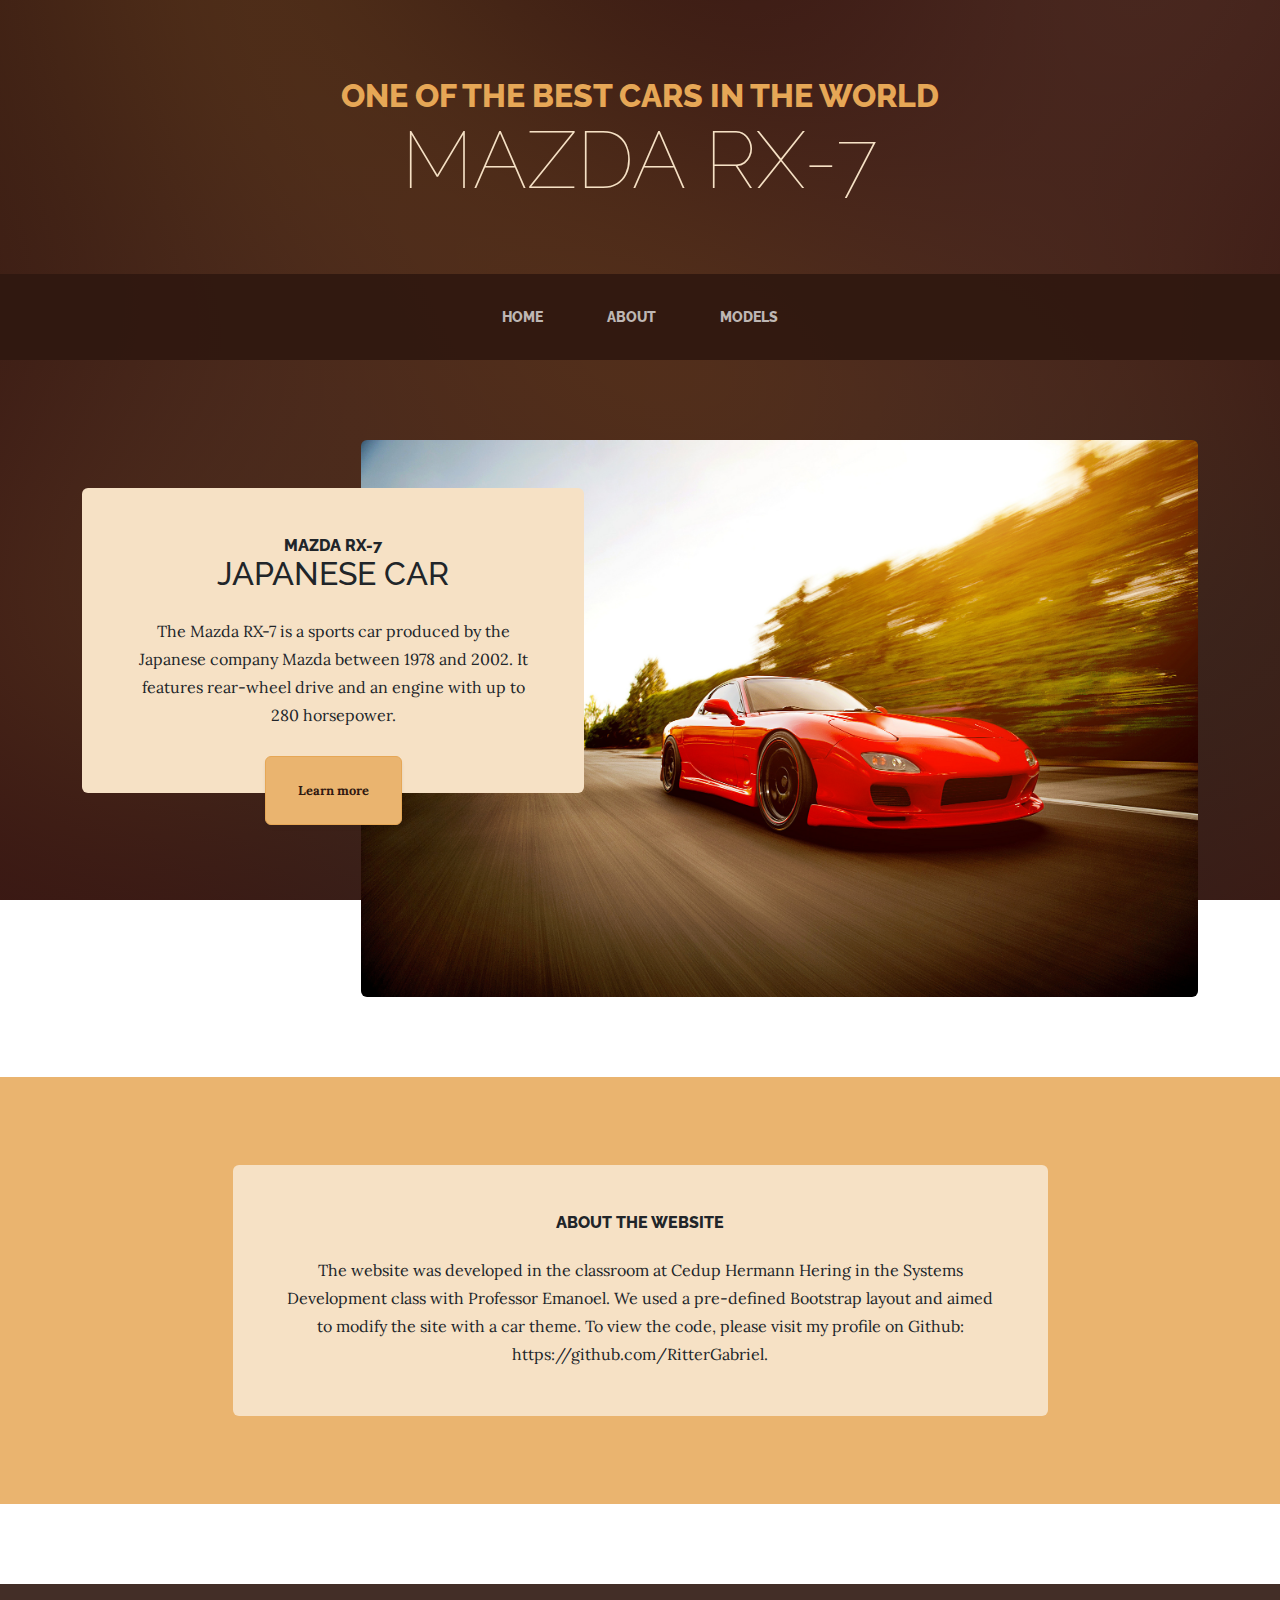
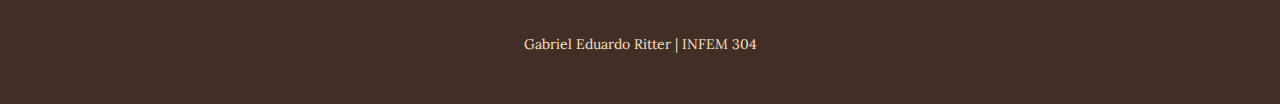
<file: index.html>
<!DOCTYPE html>
<html lang="en">

<head>
    <meta charset="utf-8" />
    <meta name="viewport" content="width=device-width, initial-scale=1, shrink-to-fit=no" />
    <meta name="description" content="Mazda Rx7" />
    <meta name="author" content="Gabriel" />
    <title>Mazda Rx-7</title>
    <link rel="icon" type="image/x-icon" href="./assets/img/icon.png" />
    <link
        href="https://fonts.googleapis.com/css?family=Raleway:100,100i,200,200i,300,300i,400,400i,500,500i,600,600i,700,700i,800,800i,900,900i"
        rel="stylesheet" />
    <link href="https://fonts.googleapis.com/css?family=Lora:400,400i,700,700i" rel="stylesheet" />
    <link href="css/styles.css" rel="stylesheet" />
</head>

<body>
    <header>
        <h1 class="site-heading text-center text-faded d-none d-lg-block">
            <span class="site-heading-upper text-primary mb-3">One of the best cars in the world</span>
            <span class="site-heading-lower">Mazda Rx-7</span>
        </h1>
    </header>
    <nav class="navbar navbar-expand-lg navbar-dark py-lg-4" id="mainNav">
        <div class="container">
            <a class="navbar-brand text-uppercase fw-bold d-lg-none" href="index.html">Mazda Rx-7</a>
            <button class="navbar-toggler" type="button" data-bs-toggle="collapse"
                data-bs-target="#navbarSupportedContent" aria-controls="navbarSupportedContent" aria-expanded="false"
                aria-label="Toggle navigation"><span class="navbar-toggler-icon"></span></button>
            <div class="collapse navbar-collapse" id="navbarSupportedContent">
                <ul class="navbar-nav mx-auto">
                    <li class="nav-item px-lg-4"><a class="nav-link text-uppercase" href="index.html">Home</a></li>
                    <li class="nav-item px-lg-4"><a class="nav-link text-uppercase" href="about.html">About</a></li>
                    <li class="nav-item px-lg-4"><a class="nav-link text-uppercase" href="products.html">Models</a></li>
                </ul>
            </div>
        </div>
    </nav>
    <section class="page-section clearfix">
        <div class="container">
            <div class="intro">
                <img class="intro-img img-fluid mb-3 mb-lg-0 rounded" src="assets/img/mazda-car.jpg" alt="..." />
                <div class="intro-text left-0 text-center bg-faded p-5 rounded">
                    <h2 class="section-heading mb-4">
                        <span class="section-heading-upper">Mazda Rx-7</span>
                        <span class="section-heading-lower">Japanese car</span>
                    </h2>
                    <p class="mb-3">The Mazda RX-7 is a sports car produced by the Japanese company Mazda between 1978 and 2002.
                         It features rear-wheel drive and an engine with up to 280 horsepower.</p>
                    <div class="intro-button mx-auto"><a class="btn btn-primary btn-xl" href="./about.html">Learn more</a>
                    </div>
                </div>
            </div>
        </div>
    </section>
    <section class="page-section cta">
        <div class="container">
            <div class="row">
                <div class="col-xl-9 mx-auto">
                    <div class="cta-inner bg-faded text-center rounded">
                        <h2 class="section-heading mb-4">
                            <span class="section-heading-upper">about the website</span>
                        </h2>
                        <p class="mb-0">The website was developed in the classroom at Cedup Hermann Hering 
                            in the Systems Development class with Professor Emanoel. We used a pre-defined 
                            Bootstrap layout and aimed to modify the site with a car theme. To view the code, 
                            please visit my profile on Github: https://github.com/RitterGabriel.</p>
                    </div>
                </div>
            </div>
        </div>
    </section>
    <footer class="footer text-faded text-center py-5">
        <div class="container">
            <p class="m-0 small">Gabriel Eduardo Ritter | INFEM 304</p>
        </div>
    </footer>
    <script src="https://cdn.jsdelivr.net/npm/bootstrap@5.2.3/dist/js/bootstrap.bundle.min.js"></script>
    <script src="js/scripts.js"></script>
</body>

</html>
</file>
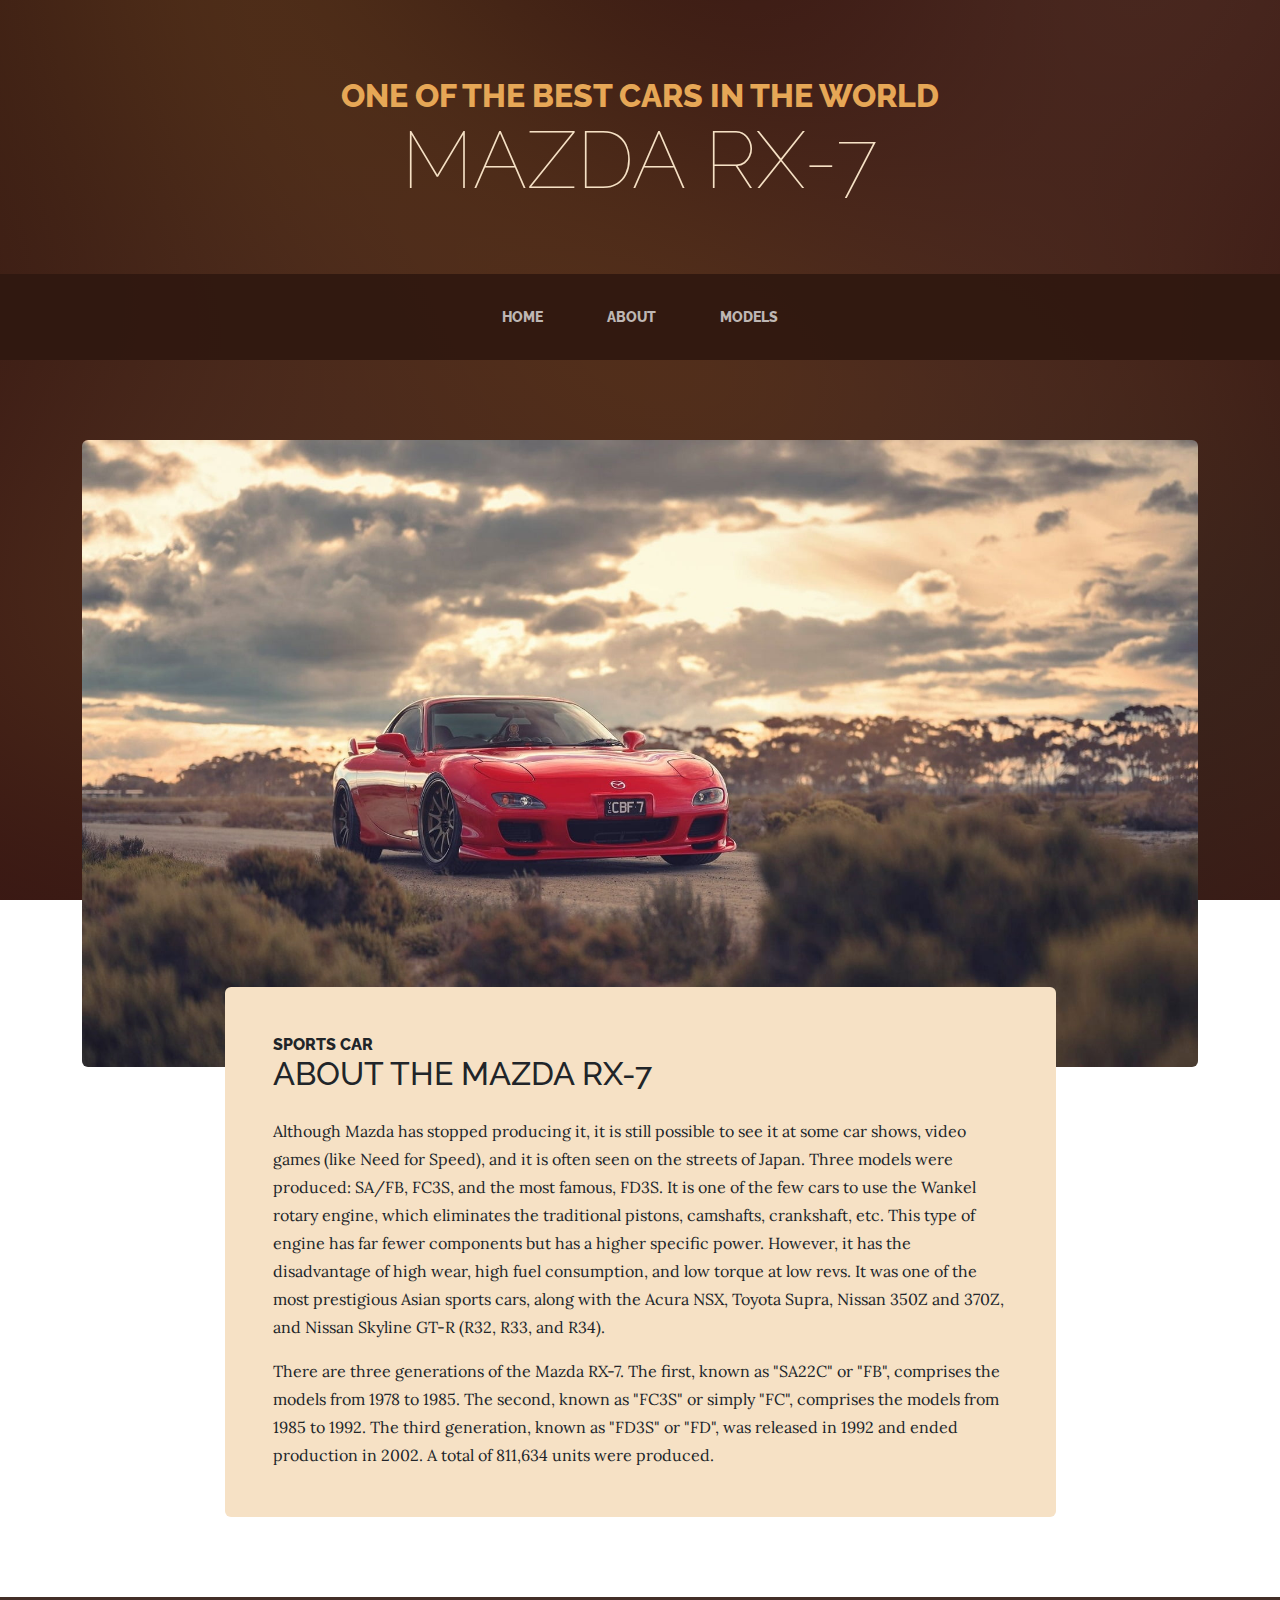
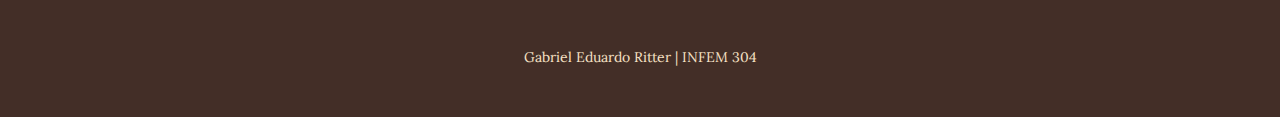
<file: about.html>
<!DOCTYPE html>
<html lang="en">
    <head>
        <meta charset="utf-8" />
        <meta name="viewport" content="width=device-width, initial-scale=1, shrink-to-fit=no" />
        <meta name="description" content="Mazda Rx-7" />
        <meta name="author" content="Gabriel" />
        <title>Mazda Rx-7</title>
        <link rel="icon" type="image/x-icon" href="./assets/img/icon.png" />
        <link href="https://fonts.googleapis.com/css?family=Raleway:100,100i,200,200i,300,300i,400,400i,500,500i,600,600i,700,700i,800,800i,900,900i" rel="stylesheet" />
        <link href="https://fonts.googleapis.com/css?family=Lora:400,400i,700,700i" rel="stylesheet" />
        <link href="css/styles.css" rel="stylesheet" />
    </head>
    <body>
        <header>
            <h1 class="site-heading text-center text-faded d-none d-lg-block">
                <span class="site-heading-upper text-primary mb-3">One of the best cars in the world</span>
                <span class="site-heading-lower">Mazda Rx-7</span>
            </h1>
        </header>
        <nav class="navbar navbar-expand-lg navbar-dark py-lg-4" id="mainNav">
            <div class="container">
                <a class="navbar-brand text-uppercase fw-bold d-lg-none" href="index.html">Mazda Rx-7</a>
                <button class="navbar-toggler" type="button" data-bs-toggle="collapse" data-bs-target="#navbarSupportedContent" aria-controls="navbarSupportedContent" aria-expanded="false" aria-label="Toggle navigation"><span class="navbar-toggler-icon"></span></button>
                <div class="collapse navbar-collapse" id="navbarSupportedContent">
                    <ul class="navbar-nav mx-auto">
                        <li class="nav-item px-lg-4"><a class="nav-link text-uppercase" href="index.html">Home</a></li>
                        <li class="nav-item px-lg-4"><a class="nav-link text-uppercase" href="about.html">About</a></li>
                        <li class="nav-item px-lg-4"><a class="nav-link text-uppercase" href="products.html">Models</a></li>
                    </ul>
                </div>
            </div>
        </nav>
        <section class="page-section about-heading">
            <div class="container">
                <img class="img-fluid rounded about-heading-img mb-3 mb-lg-0" src="assets/img/about-image.jpg" alt="..." />
                <div class="about-heading-content">
                    <div class="row">
                        <div class="col-xl-9 col-lg-10 mx-auto">
                            <div class="bg-faded rounded p-5">
                                <h2 class="section-heading mb-4">
                                    <span class="section-heading-upper">Sports car</span>
                                    <span class="section-heading-lower">About the Mazda RX-7</span>
                                </h2>
                                <p>Although Mazda has stopped producing it, it is still possible to see it at some car shows, 
                                    video games (like Need for Speed), and it is often seen on the streets of Japan. 
                                    Three models were produced: SA/FB, FC3S, and the most famous, FD3S. It is one of the
                                     few cars to use the Wankel rotary engine, which eliminates the traditional pistons, 
                                     camshafts, crankshaft, etc. This type of engine has far fewer components but has a
                                      higher specific power. However, it has the disadvantage of high wear, high fuel 
                                      consumption, and low torque at low revs. It was one of the most prestigious Asian 
                                      sports cars, along with the Acura NSX, Toyota Supra, Nissan 350Z and 370Z, and Nissan 
                                      Skyline GT-R (R32, R33, and R34).</p>
                                <p class="mb-0">
                                    There are three generations of the Mazda RX-7. The first, known as "SA22C" or "FB", comprises
                                     the models from 1978 to 1985. The second, known as "FC3S" or simply "FC", comprises the models 
                                     from 1985 to 1992. The third generation, known as "FD3S" or "FD", was released in 1992 and 
                                     ended production in 2002. A total of 811,634 units were produced.
                                </p>
                            </div>
                        </div>
                    </div>
                </div>
            </div>
        </section>
        <footer class="footer text-faded text-center py-5">
            <div class="container"><p class="m-0 small">Gabriel Eduardo Ritter | INFEM 304</p></div>
        </footer>
        <script src="https://cdn.jsdelivr.net/npm/bootstrap@5.2.3/dist/js/bootstrap.bundle.min.js"></script>
        <script src="js/scripts.js"></script>
    </body>
</html>
</file>
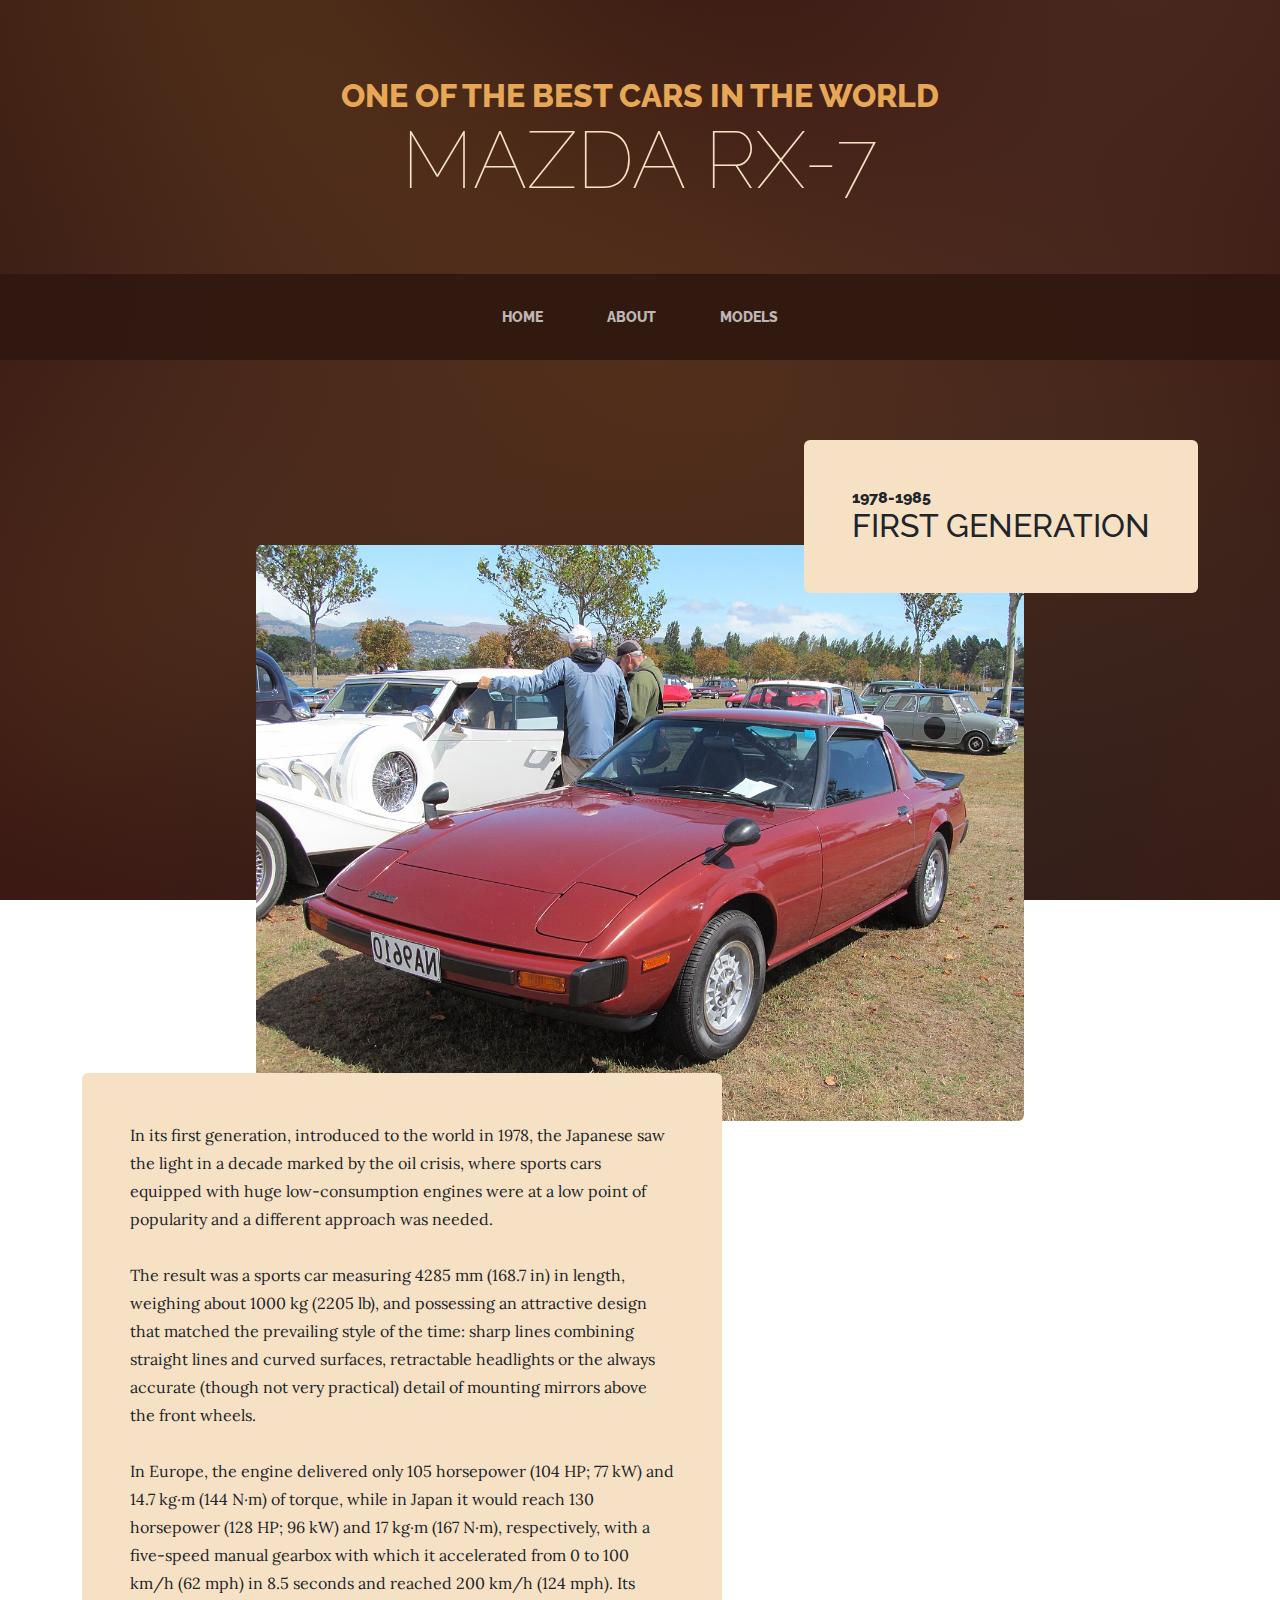
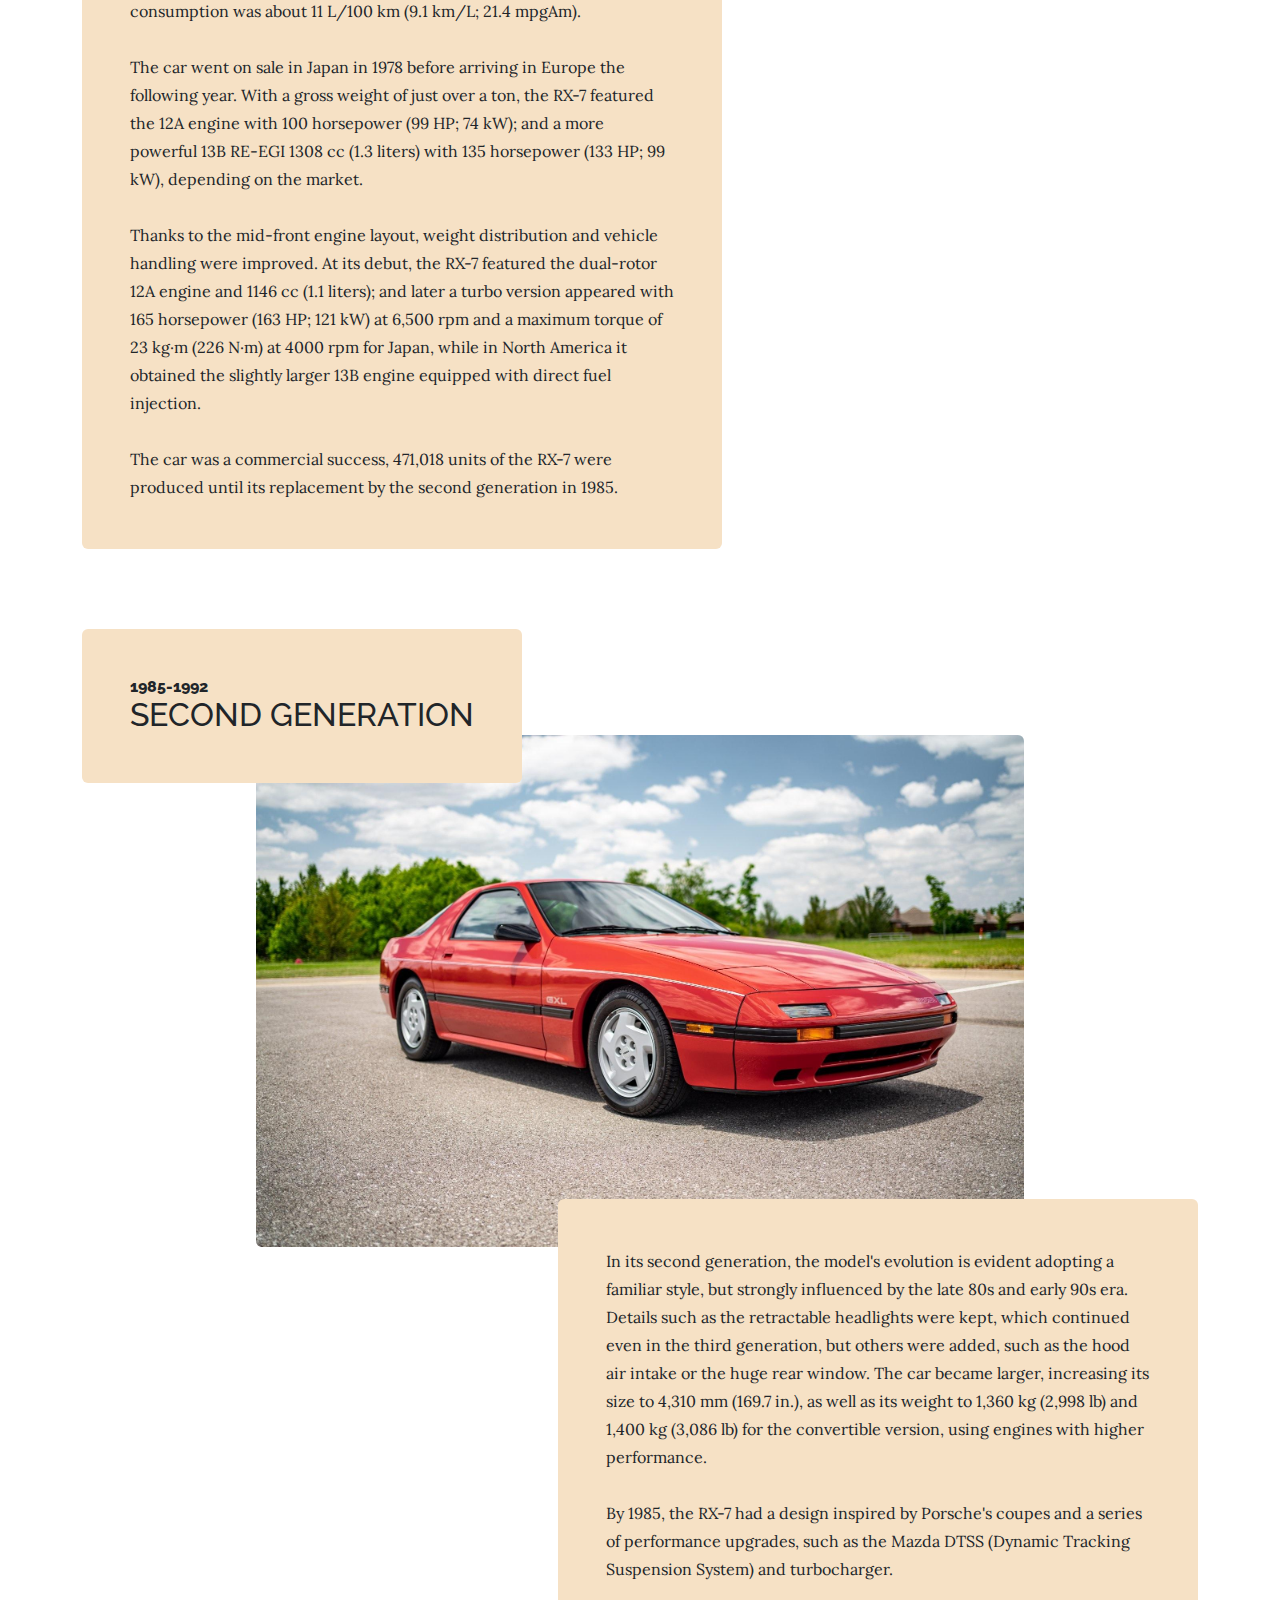
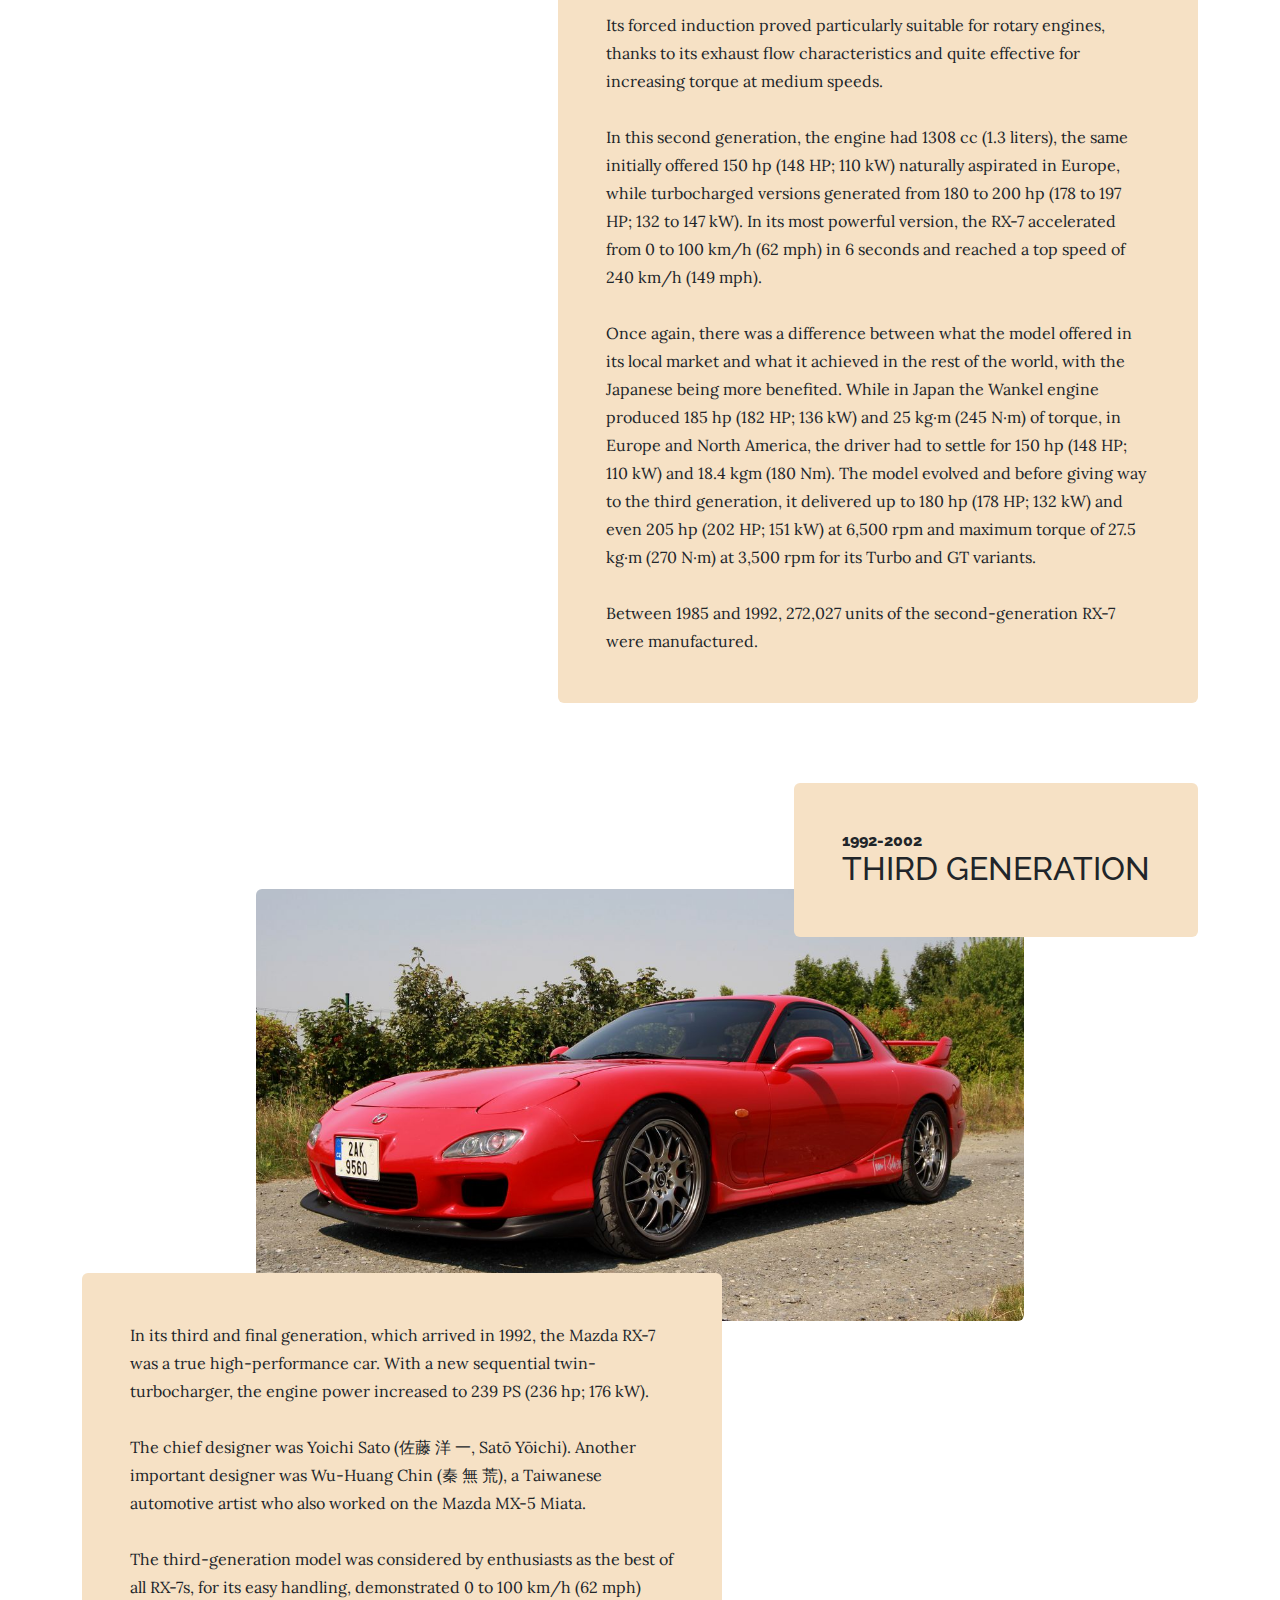
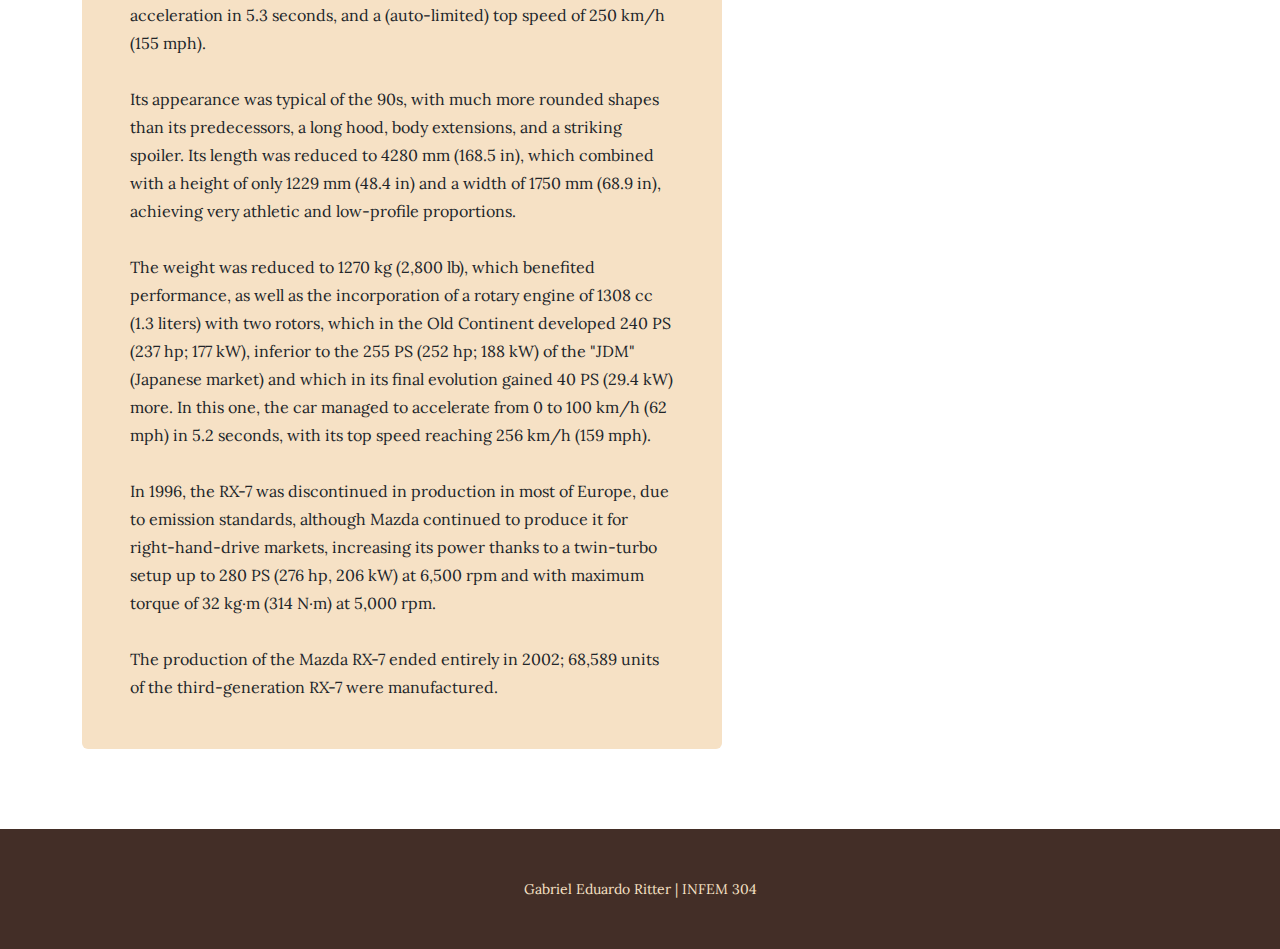
<file: products.html>
<!DOCTYPE html>
<html lang="en">
    <head>
        <meta charset="utf-8" />
        <meta name="viewport" content="width=device-width, initial-scale=1, shrink-to-fit=no" />
        <meta name="description" content="" />
        <meta name="author" content="" />
        <title>Mazda Rx-7</title>
        <link rel="icon" type="image/x-icon" href="./assets/img/icon.png" />
        <link href="https://fonts.googleapis.com/css?family=Raleway:100,100i,200,200i,300,300i,400,400i,500,500i,600,600i,700,700i,800,800i,900,900i" rel="stylesheet" />
        <link href="https://fonts.googleapis.com/css?family=Lora:400,400i,700,700i" rel="stylesheet" />
        <link href="css/styles.css" rel="stylesheet" />
    </head>
    <body>
        <header>
            <h1 class="site-heading text-center text-faded d-none d-lg-block">
                <span class="site-heading-upper text-primary mb-3">One of the best cars in the world</span>
                <span class="site-heading-lower">Mazda Rx-7</span>
            </h1>
        </header>
        <!-- Navigation-->
        <nav class="navbar navbar-expand-lg navbar-dark py-lg-4" id="mainNav">
            <div class="container">
                <a class="navbar-brand text-uppercase fw-bold d-lg-none" href="index.html">Mazda Rx-7</a>
                <button class="navbar-toggler" type="button" data-bs-toggle="collapse" data-bs-target="#navbarSupportedContent" aria-controls="navbarSupportedContent" aria-expanded="false" aria-label="Toggle navigation"><span class="navbar-toggler-icon"></span></button>
                <div class="collapse navbar-collapse" id="navbarSupportedContent">
                    <ul class="navbar-nav mx-auto">
                        <li class="nav-item px-lg-4"><a class="nav-link text-uppercase" href="index.html">Home</a></li>
                        <li class="nav-item px-lg-4"><a class="nav-link text-uppercase" href="about.html">About</a></li>
                        <li class="nav-item px-lg-4"><a class="nav-link text-uppercase" href="products.html">Models</a></li>
                    </ul>
                </div>
            </div>
        </nav>
        <section class="page-section">
            <div class="container">
                <div class="product-item">
                    <div class="product-item-title d-flex">
                        <div class="bg-faded p-5 d-flex ms-auto rounded">
                            <h2 class="section-heading mb-0">
                                <span class="section-heading-upper">1978-1985</span>
                                <span class="section-heading-lower">First generation</span>
                            </h2>
                        </div>
                    </div>
                    <img class="product-item-img mx-auto d-flex rounded img-fluid mb-3 mb-lg-0" src="./assets/img/mazda-first.png" alt="..." />
                    <div class="product-item-description d-flex me-auto">
                        <div class="bg-faded p-5 rounded"><p class="mb-0">In its first generation, introduced to the world in 1978, the Japanese saw the light in a decade marked by the oil crisis, where sports cars equipped with huge low-consumption engines were at a low point of popularity and a different approach was needed. <br>
                            <br>
                            The result was a sports car measuring 4285 mm (168.7 in) in length, weighing about 1000 kg (2205 lb), and possessing an attractive design that matched the prevailing style of the time: sharp lines combining straight lines and curved surfaces, retractable headlights or the always accurate (though not very practical) detail of mounting mirrors above the front wheels. <br>
                            <br>
                            In Europe, the engine delivered only 105 horsepower (104 HP; 77 kW) and 14.7 kg·m (144 N·m) of torque, while in Japan it would reach 130 horsepower (128 HP; 96 kW) and 17 kg·m (167 N·m), respectively, with a five-speed manual gearbox with which it accelerated from 0 to 100 km/h (62 mph) in 8.5 seconds and reached 200 km/h (124 mph). Its consumption was about 11 L/100 km (9.1 km/L; 21.4 mpgAm). <br>
                            <br>
                            The car went on sale in Japan in 1978 before arriving in Europe the following year. With a gross weight of just over a ton, the RX-7 featured the 12A engine with 100 horsepower (99 HP; 74 kW); and a more powerful 13B RE-EGI 1308 cc (1.3 liters) with 135 horsepower (133 HP; 99 kW), depending on the market. <br>
                            <br>
                            Thanks to the mid-front engine layout, weight distribution and vehicle handling were improved. At its debut, the RX-7 featured the dual-rotor 12A engine and 1146 cc (1.1 liters); and later a turbo version appeared with 165 horsepower (163 HP; 121 kW) at 6,500 rpm and a maximum torque of 23 kg·m (226 N·m) at 4000 rpm for Japan, while in North America it obtained the slightly larger 13B engine equipped with direct fuel injection. <br>
                            <br>
                            The car was a commercial success, 471,018 units of the RX-7 were produced until its replacement by the second generation in 1985.</p></div>
                    </div>
                </div>
            </div>
        </section>
        <section class="page-section">
            <div class="container">
                <div class="product-item">
                    <div class="product-item-title d-flex">
                        <div class="bg-faded p-5 d-flex me-auto rounded">
                            <h2 class="section-heading mb-0">
                                <span class="section-heading-upper">1985-1992</span>
                                <span class="section-heading-lower">Second generation</span>
                            </h2>
                        </div>
                    </div>
                    <img class="product-item-img mx-auto d-flex rounded img-fluid mb-3 mb-lg-0" src="assets/img/mazda-second.jpg" alt="..." />
                    <div class="product-item-description d-flex ms-auto">
                        <div class="bg-faded p-5 rounded"><p class="mb-0">In its second generation, the model's evolution is evident adopting a familiar style, but strongly influenced by the late 80s and early 90s era. Details such as the retractable headlights were kept, which continued even in the third generation, but others were added, such as the hood air intake or the huge rear window. The car became larger, increasing its size to 4,310 mm (169.7 in.), as well as its weight to 1,360 kg (2,998 lb) and 1,400 kg (3,086 lb) for the convertible version, using engines with higher performance. <br>
                            <br>
                            By 1985, the RX-7 had a design inspired by Porsche's coupes and a series of performance upgrades, such as the Mazda DTSS (Dynamic Tracking Suspension System) and turbocharger. <br>
                            <br>
                            Its forced induction proved particularly suitable for rotary engines, thanks to its exhaust flow characteristics and quite effective for increasing torque at medium speeds. <br>
                            <br>
                            In this second generation, the engine had 1308 cc (1.3 liters), the same initially offered 150 hp (148 HP; 110 kW) naturally aspirated in Europe, while turbocharged versions generated from 180 to 200 hp (178 to 197 HP; 132 to 147 kW). In its most powerful version, the RX-7 accelerated from 0 to 100 km/h (62 mph) in 6 seconds and reached a top speed of 240 km/h (149 mph). <br>
                            <br>
                            Once again, there was a difference between what the model offered in its local market and what it achieved in the rest of the world, with the Japanese being more benefited. While in Japan the Wankel engine produced 185 hp (182 HP; 136 kW) and 25 kg·m (245 N·m) of torque, in Europe and North America, the driver had to settle for 150 hp (148 HP; 110 kW) and 18.4 kgm (180 Nm). The model evolved and before giving way to the third generation, it delivered up to 180 hp (178 HP; 132 kW) and even 205 hp (202 HP; 151 kW) at 6,500 rpm and maximum torque of 27.5 kg·m (270 N·m) at 3,500 rpm for its Turbo and GT variants. <br>
                            <br>
                            Between 1985 and 1992, 272,027 units of the second-generation RX-7 were manufactured.</p></div>
                    </div>
                </div>
            </div>
        </section>
        <section class="page-section">
            <div class="container">
                <div class="product-item">
                    <div class="product-item-title d-flex">
                        <div class="bg-faded p-5 d-flex ms-auto rounded">
                            <h2 class="section-heading mb-0">
                                <span class="section-heading-upper">1992-2002</span>
                                <span class="section-heading-lower">Third generation</span>
                            </h2>
                        </div>
                    </div>
                    <img class="product-item-img mx-auto d-flex rounded img-fluid mb-3 mb-lg-0" src="assets/img/mazda-third.jpeg" alt="..." />
                    <div class="product-item-description d-flex me-auto">
                        <div class="bg-faded p-5 rounded"><p class="mb-0">In its third and final generation, which arrived in 1992, the Mazda RX-7 was a true high-performance car. With a new sequential twin-turbocharger, the engine power increased to 239 PS (236 hp; 176 kW). <br>
                            <br>
                            The chief designer was Yoichi Sato (佐藤 洋 一, Satō Yōichi). Another important designer was Wu-Huang Chin (秦 無 荒), a Taiwanese automotive artist who also worked on the Mazda MX-5 Miata. <br>
                            <br>
                            The third-generation model was considered by enthusiasts as the best of all RX-7s, for its easy handling, demonstrated 0 to 100 km/h (62 mph) acceleration in 5.3 seconds, and a (auto-limited) top speed of 250 km/h (155 mph). <br>
                            <br>
                            Its appearance was typical of the 90s, with much more rounded shapes than its predecessors, a long hood, body extensions, and a striking spoiler. Its length was reduced to 4280 mm (168.5 in), which combined with a height of only 1229 mm (48.4 in) and a width of 1750 mm (68.9 in), achieving very athletic and low-profile proportions. <br>
                            <br>
                            The weight was reduced to 1270 kg (2,800 lb), which benefited performance, as well as the incorporation of a rotary engine of 1308 cc (1.3 liters) with two rotors, which in the Old Continent developed 240 PS (237 hp; 177 kW), inferior to the 255 PS (252 hp; 188 kW) of the "JDM" (Japanese market) and which in its final evolution gained 40 PS (29.4 kW) more. In this one, the car managed to accelerate from 0 to 100 km/h (62 mph) in 5.2 seconds, with its top speed reaching 256 km/h (159 mph). <br>
                            <br>
                            In 1996, the RX-7 was discontinued in production in most of Europe, due to emission standards, although Mazda continued to produce it for right-hand-drive markets, increasing its power thanks to a twin-turbo setup up to 280 PS (276 hp, 206 kW) at 6,500 rpm and with maximum torque of 32 kg·m (314 N·m) at 5,000 rpm. <br>
                            <br>
                            The production of the Mazda RX-7 ended entirely in 2002; 68,589 units of the third-generation RX-7 were manufactured.</p></div>
                    </div>
                </div>
            </div>
        </section>
        <footer class="footer text-faded text-center py-5">
            <div class="container"><p class="m-0 small">Gabriel Eduardo Ritter | INFEM 304</p></div>
        </footer>
        <!-- Bootstrap core JS-->
        <script src="https://cdn.jsdelivr.net/npm/bootstrap@5.2.3/dist/js/bootstrap.bundle.min.js"></script>
        <!-- Core theme JS-->
        <script src="js/scripts.js"></script>
    </body>
</html>
</file>
<file: css/styles.css>
@charset "UTF-8";

:root {
  --bs-blue: #0d6efd;
  --bs-indigo: #6610f2;
  --bs-purple: #6f42c1;
  --bs-pink: #d63384;
  --bs-red: #dc3545;
  --bs-orange: #fd7e14;
  --bs-yellow: #ffc107;
  --bs-green: #198754;
  --bs-teal: #20c997;
  --bs-cyan: #0dcaf0;
  --bs-black: #000;
  --bs-white: #fff;
  --bs-gray: #6c757d;
  --bs-gray-dark: #343a40;
  --bs-gray-100: #f8f9fa;
  --bs-gray-200: #e9ecef;
  --bs-gray-300: #dee2e6;
  --bs-gray-400: #ced4da;
  --bs-gray-500: #adb5bd;
  --bs-gray-600: #6c757d;
  --bs-gray-700: #495057;
  --bs-gray-800: #343a40;
  --bs-gray-900: #212529;
  --bs-primary: #e6a756;
  --bs-secondary: #2F170F;
  --bs-success: #198754;
  --bs-info: #0dcaf0;
  --bs-warning: #ffc107;
  --bs-danger: #dc3545;
  --bs-light: #f8f9fa;
  --bs-dark: #212529;
  --bs-primary-rgb: 230, 167, 86;
  --bs-secondary-rgb: 47, 23, 15;
  --bs-success-rgb: 25, 135, 84;
  --bs-info-rgb: 13, 202, 240;
  --bs-warning-rgb: 255, 193, 7;
  --bs-danger-rgb: 220, 53, 69;
  --bs-light-rgb: 248, 249, 250;
  --bs-dark-rgb: 33, 37, 41;
  --bs-white-rgb: 255, 255, 255;
  --bs-black-rgb: 0, 0, 0;
  --bs-body-color-rgb: 33, 37, 41;
  --bs-body-bg-rgb: 255, 255, 255;
  --bs-font-sans-serif: system-ui, -apple-system, "Segoe UI", Roboto, "Helvetica Neue", "Noto Sans", "Liberation Sans", Arial, sans-serif, "Apple Color Emoji", "Segoe UI Emoji", "Segoe UI Symbol", "Noto Color Emoji";
  --bs-font-monospace: SFMono-Regular, Menlo, Monaco, Consolas, "Liberation Mono", "Courier New", monospace;
  --bs-gradient: linear-gradient(180deg, rgba(255, 255, 255, 0.15), rgba(255, 255, 255, 0));
  --bs-body-font-family: Lora, -apple-system, BlinkMacSystemFont, Segoe UI, Roboto, Helvetica Neue, Arial, sans-serif, Apple Color Emoji, Segoe UI Emoji, Segoe UI Symbol, Noto Color Emoji;
  --bs-body-font-size: 1rem;
  --bs-body-font-weight: 400;
  --bs-body-line-height: 1.5;
  --bs-body-color: #212529;
  --bs-body-bg: #fff;
  --bs-border-width: 1px;
  --bs-border-style: solid;
  --bs-border-color: #dee2e6;
  --bs-border-color-translucent: rgba(0, 0, 0, 0.175);
  --bs-border-radius: 0.375rem;
  --bs-border-radius-sm: 0.25rem;
  --bs-border-radius-lg: 0.5rem;
  --bs-border-radius-xl: 1rem;
  --bs-border-radius-2xl: 2rem;
  --bs-border-radius-pill: 50rem;
  --bs-link-color: #e6a756;
  --bs-link-hover-color: #b88645;
  --bs-code-color: #d63384;
  --bs-highlight-bg: #fff3cd;
}

*,
*::before,
*::after {
  box-sizing: border-box;
}

@media (prefers-reduced-motion: no-preference) {
  :root {
    scroll-behavior: smooth;
  }
}

body {
  margin: 0;
  font-family: var(--bs-body-font-family);
  font-size: var(--bs-body-font-size);
  font-weight: var(--bs-body-font-weight);
  line-height: var(--bs-body-line-height);
  color: var(--bs-body-color);
  text-align: var(--bs-body-text-align);
  background-color: var(--bs-body-bg);
  -webkit-text-size-adjust: 100%;
  -webkit-tap-highlight-color: rgba(0, 0, 0, 0);
}

hr {
  margin: 1rem 0;
  color: inherit;
  border: 0;
  border-top: 1px solid;
  opacity: 0.25;
}

h6, .h6, h5, .h5, h4, .h4, h3, .h3, h2, .h2, h1, .h1 {
  margin-top: 0;
  margin-bottom: 0.5rem;
  font-family: "Raleway", -apple-system, BlinkMacSystemFont, "Segoe UI", Roboto, "Helvetica Neue", Arial, sans-serif, "Apple Color Emoji", "Segoe UI Emoji", "Segoe UI Symbol", "Noto Color Emoji";
  font-weight: 500;
  line-height: 1.2;
}

h1, .h1 {
  font-size: calc(1.375rem + 1.5vw);
}
@media (min-width: 1200px) {
  h1, .h1 {
    font-size: 2.5rem;
  }
}

h2, .h2 {
  font-size: calc(1.325rem + 0.9vw);
}
@media (min-width: 1200px) {
  h2, .h2 {
    font-size: 2rem;
  }
}

h3, .h3 {
  font-size: calc(1.3rem + 0.6vw);
}
@media (min-width: 1200px) {
  h3, .h3 {
    font-size: 1.75rem;
  }
}

h4, .h4 {
  font-size: calc(1.275rem + 0.3vw);
}
@media (min-width: 1200px) {
  h4, .h4 {
    font-size: 1.5rem;
  }
}

h5, .h5 {
  font-size: 1.25rem;
}

h6, .h6 {
  font-size: 1rem;
}

p {
  margin-top: 0;
  margin-bottom: 1rem;
}

abbr[title] {
  -webkit-text-decoration: underline dotted;
          text-decoration: underline dotted;
  cursor: help;
  -webkit-text-decoration-skip-ink: none;
          text-decoration-skip-ink: none;
}

address {
  margin-bottom: 1rem;
  font-style: normal;
  line-height: inherit;
}

ol,
ul {
  padding-left: 2rem;
}

ol,
ul,
dl {
  margin-top: 0;
  margin-bottom: 1rem;
}

ol ol,
ul ul,
ol ul,
ul ol {
  margin-bottom: 0;
}

dt {
  font-weight: 700;
}

dd {
  margin-bottom: 0.5rem;
  margin-left: 0;
}

blockquote {
  margin: 0 0 1rem;
}

b,
strong {
  font-weight: bolder;
}

small, .small {
  font-size: 0.875em;
}

mark, .mark {
  padding: 0.1875em;
  background-color: var(--bs-highlight-bg);
}

sub,
sup {
  position: relative;
  font-size: 0.75em;
  line-height: 0;
  vertical-align: baseline;
}

sub {
  bottom: -0.25em;
}

sup {
  top: -0.5em;
}

a {
  color: var(--bs-link-color);
  text-decoration: underline;
}
a:hover {
  color: var(--bs-link-hover-color);
}

a:not([href]):not([class]), a:not([href]):not([class]):hover {
  color: inherit;
  text-decoration: none;
}

pre,
code,
kbd,
samp {
  font-family: var(--bs-font-monospace);
  font-size: 1em;
}

pre {
  display: block;
  margin-top: 0;
  margin-bottom: 1rem;
  overflow: auto;
  font-size: 0.875em;
}
pre code {
  font-size: inherit;
  color: inherit;
  word-break: normal;
}

code {
  font-size: 0.875em;
  color: var(--bs-code-color);
  word-wrap: break-word;
}
a > code {
  color: inherit;
}

kbd {
  padding: 0.1875rem 0.375rem;
  font-size: 0.875em;
  color: var(--bs-body-bg);
  background-color: var(--bs-body-color);
  border-radius: 0.25rem;
}
kbd kbd {
  padding: 0;
  font-size: 1em;
}

figure {
  margin: 0 0 1rem;
}

img,
svg {
  vertical-align: middle;
}

table {
  caption-side: bottom;
  border-collapse: collapse;
}

caption {
  padding-top: 0.5rem;
  padding-bottom: 0.5rem;
  color: #6c757d;
  text-align: left;
}

th {
  text-align: inherit;
  text-align: -webkit-match-parent;
}

thead,
tbody,
tfoot,
tr,
td,
th {
  border-color: inherit;
  border-style: solid;
  border-width: 0;
}

label {
  display: inline-block;
}

button {
  border-radius: 0;
}

button:focus:not(:focus-visible) {
  outline: 0;
}

input,
button,
select,
optgroup,
textarea {
  margin: 0;
  font-family: inherit;
  font-size: inherit;
  line-height: inherit;
}

button,
select {
  text-transform: none;
}

[role=button] {
  cursor: pointer;
}

select {
  word-wrap: normal;
}
select:disabled {
  opacity: 1;
}

[list]:not([type=date]):not([type=datetime-local]):not([type=month]):not([type=week]):not([type=time])::-webkit-calendar-picker-indicator {
  display: none !important;
}

button,
[type=button],
[type=reset],
[type=submit] {
  -webkit-appearance: button;
}
button:not(:disabled),
[type=button]:not(:disabled),
[type=reset]:not(:disabled),
[type=submit]:not(:disabled) {
  cursor: pointer;
}

::-moz-focus-inner {
  padding: 0;
  border-style: none;
}

textarea {
  resize: vertical;
}

fieldset {
  min-width: 0;
  padding: 0;
  margin: 0;
  border: 0;
}

legend {
  float: left;
  width: 100%;
  padding: 0;
  margin-bottom: 0.5rem;
  font-size: calc(1.275rem + 0.3vw);
  line-height: inherit;
}
@media (min-width: 1200px) {
  legend {
    font-size: 1.5rem;
  }
}
legend + * {
  clear: left;
}

::-webkit-datetime-edit-fields-wrapper,
::-webkit-datetime-edit-text,
::-webkit-datetime-edit-minute,
::-webkit-datetime-edit-hour-field,
::-webkit-datetime-edit-day-field,
::-webkit-datetime-edit-month-field,
::-webkit-datetime-edit-year-field {
  padding: 0;
}

::-webkit-inner-spin-button {
  height: auto;
}

[type=search] {
  outline-offset: -2px;
  -webkit-appearance: textfield;
}

/* rtl:raw:
[type="tel"],
[type="url"],
[type="email"],
[type="number"] {
  direction: ltr;
}
*/
::-webkit-search-decoration {
  -webkit-appearance: none;
}

::-webkit-color-swatch-wrapper {
  padding: 0;
}

::file-selector-button {
  font: inherit;
  -webkit-appearance: button;
}

output {
  display: inline-block;
}

iframe {
  border: 0;
}

summary {
  display: list-item;
  cursor: pointer;
}

progress {
  vertical-align: baseline;
}

[hidden] {
  display: none !important;
}

.lead {
  font-size: 1.25rem;
  font-weight: 300;
}

.display-1 {
  font-size: calc(1.625rem + 4.5vw);
  font-weight: 300;
  line-height: 1.2;
}
@media (min-width: 1200px) {
  .display-1 {
    font-size: 5rem;
  }
}

.display-2 {
  font-size: calc(1.575rem + 3.9vw);
  font-weight: 300;
  line-height: 1.2;
}
@media (min-width: 1200px) {
  .display-2 {
    font-size: 4.5rem;
  }
}

.display-3 {
  font-size: calc(1.525rem + 3.3vw);
  font-weight: 300;
  line-height: 1.2;
}
@media (min-width: 1200px) {
  .display-3 {
    font-size: 4rem;
  }
}

.display-4 {
  font-size: calc(1.475rem + 2.7vw);
  font-weight: 300;
  line-height: 1.2;
}
@media (min-width: 1200px) {
  .display-4 {
    font-size: 3.5rem;
  }
}

.display-5 {
  font-size: calc(1.425rem + 2.1vw);
  font-weight: 300;
  line-height: 1.2;
}
@media (min-width: 1200px) {
  .display-5 {
    font-size: 3rem;
  }
}

.display-6 {
  font-size: calc(1.375rem + 1.5vw);
  font-weight: 300;
  line-height: 1.2;
}
@media (min-width: 1200px) {
  .display-6 {
    font-size: 2.5rem;
  }
}

.list-unstyled {
  padding-left: 0;
  list-style: none;
}

.list-inline {
  padding-left: 0;
  list-style: none;
}

.list-inline-item {
  display: inline-block;
}
.list-inline-item:not(:last-child) {
  margin-right: 0.5rem;
}

.initialism {
  font-size: 0.875em;
  text-transform: uppercase;
}

.blockquote {
  margin-bottom: 1rem;
  font-size: 1.25rem;
}
.blockquote > :last-child {
  margin-bottom: 0;
}

.blockquote-footer {
  margin-top: -1rem;
  margin-bottom: 1rem;
  font-size: 0.875em;
  color: #6c757d;
}
.blockquote-footer::before {
  content: "— ";
}

.img-fluid {
  max-width: 100%;
  height: auto;
}

.img-thumbnail {
  padding: 0.25rem;
  background-color: #fff;
  border: 1px solid var(--bs-border-color);
  border-radius: 0.375rem;
  max-width: 100%;
  height: auto;
}

.figure {
  display: inline-block;
}

.figure-img {
  margin-bottom: 0.5rem;
  line-height: 1;
}

.figure-caption {
  font-size: 0.875em;
  color: #6c757d;
}

.container,
.container-fluid,
.container-xxl,
.container-xl,
.container-lg,
.container-md,
.container-sm {
  --bs-gutter-x: 1.5rem;
  --bs-gutter-y: 0;
  width: 100%;
  padding-right: calc(var(--bs-gutter-x) * 0.5);
  padding-left: calc(var(--bs-gutter-x) * 0.5);
  margin-right: auto;
  margin-left: auto;
}

@media (min-width: 576px) {
  .container-sm, .container {
    max-width: 540px;
  }
}
@media (min-width: 768px) {
  .container-md, .container-sm, .container {
    max-width: 720px;
  }
}
@media (min-width: 992px) {
  .container-lg, .container-md, .container-sm, .container {
    max-width: 960px;
  }
}
@media (min-width: 1200px) {
  .container-xl, .container-lg, .container-md, .container-sm, .container {
    max-width: 1140px;
  }
}
@media (min-width: 1400px) {
  .container-xxl, .container-xl, .container-lg, .container-md, .container-sm, .container {
    max-width: 1320px;
  }
}
.row {
  --bs-gutter-x: 1.5rem;
  --bs-gutter-y: 0;
  display: flex;
  flex-wrap: wrap;
  margin-top: calc(-1 * var(--bs-gutter-y));
  margin-right: calc(-0.5 * var(--bs-gutter-x));
  margin-left: calc(-0.5 * var(--bs-gutter-x));
}
.row > * {
  flex-shrink: 0;
  width: 100%;
  max-width: 100%;
  padding-right: calc(var(--bs-gutter-x) * 0.5);
  padding-left: calc(var(--bs-gutter-x) * 0.5);
  margin-top: var(--bs-gutter-y);
}

.col {
  flex: 1 0 0%;
}

.row-cols-auto > * {
  flex: 0 0 auto;
  width: auto;
}

.row-cols-1 > * {
  flex: 0 0 auto;
  width: 100%;
}

.row-cols-2 > * {
  flex: 0 0 auto;
  width: 50%;
}

.row-cols-3 > * {
  flex: 0 0 auto;
  width: 33.3333333333%;
}

.row-cols-4 > * {
  flex: 0 0 auto;
  width: 25%;
}

.row-cols-5 > * {
  flex: 0 0 auto;
  width: 20%;
}

.row-cols-6 > * {
  flex: 0 0 auto;
  width: 16.6666666667%;
}

.col-auto {
  flex: 0 0 auto;
  width: auto;
}

.col-1 {
  flex: 0 0 auto;
  width: 8.33333333%;
}

.col-2 {
  flex: 0 0 auto;
  width: 16.66666667%;
}

.col-3 {
  flex: 0 0 auto;
  width: 25%;
}

.col-4 {
  flex: 0 0 auto;
  width: 33.33333333%;
}

.col-5 {
  flex: 0 0 auto;
  width: 41.66666667%;
}

.col-6 {
  flex: 0 0 auto;
  width: 50%;
}

.col-7 {
  flex: 0 0 auto;
  width: 58.33333333%;
}

.col-8 {
  flex: 0 0 auto;
  width: 66.66666667%;
}

.col-9 {
  flex: 0 0 auto;
  width: 75%;
}

.col-10 {
  flex: 0 0 auto;
  width: 83.33333333%;
}

.col-11 {
  flex: 0 0 auto;
  width: 91.66666667%;
}

.col-12 {
  flex: 0 0 auto;
  width: 100%;
}

.offset-1 {
  margin-left: 8.33333333%;
}

.offset-2 {
  margin-left: 16.66666667%;
}

.offset-3 {
  margin-left: 25%;
}

.offset-4 {
  margin-left: 33.33333333%;
}

.offset-5 {
  margin-left: 41.66666667%;
}

.offset-6 {
  margin-left: 50%;
}

.offset-7 {
  margin-left: 58.33333333%;
}

.offset-8 {
  margin-left: 66.66666667%;
}

.offset-9 {
  margin-left: 75%;
}

.offset-10 {
  margin-left: 83.33333333%;
}

.offset-11 {
  margin-left: 91.66666667%;
}

.g-0,
.gx-0 {
  --bs-gutter-x: 0;
}

.g-0,
.gy-0 {
  --bs-gutter-y: 0;
}

.g-1,
.gx-1 {
  --bs-gutter-x: 0.25rem;
}

.g-1,
.gy-1 {
  --bs-gutter-y: 0.25rem;
}

.g-2,
.gx-2 {
  --bs-gutter-x: 0.5rem;
}

.g-2,
.gy-2 {
  --bs-gutter-y: 0.5rem;
}

.g-3,
.gx-3 {
  --bs-gutter-x: 1rem;
}

.g-3,
.gy-3 {
  --bs-gutter-y: 1rem;
}

.g-4,
.gx-4 {
  --bs-gutter-x: 1.5rem;
}

.g-4,
.gy-4 {
  --bs-gutter-y: 1.5rem;
}

.g-5,
.gx-5 {
  --bs-gutter-x: 3rem;
}

.g-5,
.gy-5 {
  --bs-gutter-y: 3rem;
}

@media (min-width: 576px) {
  .col-sm {
    flex: 1 0 0%;
  }
  .row-cols-sm-auto > * {
    flex: 0 0 auto;
    width: auto;
  }
  .row-cols-sm-1 > * {
    flex: 0 0 auto;
    width: 100%;
  }
  .row-cols-sm-2 > * {
    flex: 0 0 auto;
    width: 50%;
  }
  .row-cols-sm-3 > * {
    flex: 0 0 auto;
    width: 33.3333333333%;
  }
  .row-cols-sm-4 > * {
    flex: 0 0 auto;
    width: 25%;
  }
  .row-cols-sm-5 > * {
    flex: 0 0 auto;
    width: 20%;
  }
  .row-cols-sm-6 > * {
    flex: 0 0 auto;
    width: 16.6666666667%;
  }
  .col-sm-auto {
    flex: 0 0 auto;
    width: auto;
  }
  .col-sm-1 {
    flex: 0 0 auto;
    width: 8.33333333%;
  }
  .col-sm-2 {
    flex: 0 0 auto;
    width: 16.66666667%;
  }
  .col-sm-3 {
    flex: 0 0 auto;
    width: 25%;
  }
  .col-sm-4 {
    flex: 0 0 auto;
    width: 33.33333333%;
  }
  .col-sm-5 {
    flex: 0 0 auto;
    width: 41.66666667%;
  }
  .col-sm-6 {
    flex: 0 0 auto;
    width: 50%;
  }
  .col-sm-7 {
    flex: 0 0 auto;
    width: 58.33333333%;
  }
  .col-sm-8 {
    flex: 0 0 auto;
    width: 66.66666667%;
  }
  .col-sm-9 {
    flex: 0 0 auto;
    width: 75%;
  }
  .col-sm-10 {
    flex: 0 0 auto;
    width: 83.33333333%;
  }
  .col-sm-11 {
    flex: 0 0 auto;
    width: 91.66666667%;
  }
  .col-sm-12 {
    flex: 0 0 auto;
    width: 100%;
  }
  .offset-sm-0 {
    margin-left: 0;
  }
  .offset-sm-1 {
    margin-left: 8.33333333%;
  }
  .offset-sm-2 {
    margin-left: 16.66666667%;
  }
  .offset-sm-3 {
    margin-left: 25%;
  }
  .offset-sm-4 {
    margin-left: 33.33333333%;
  }
  .offset-sm-5 {
    margin-left: 41.66666667%;
  }
  .offset-sm-6 {
    margin-left: 50%;
  }
  .offset-sm-7 {
    margin-left: 58.33333333%;
  }
  .offset-sm-8 {
    margin-left: 66.66666667%;
  }
  .offset-sm-9 {
    margin-left: 75%;
  }
  .offset-sm-10 {
    margin-left: 83.33333333%;
  }
  .offset-sm-11 {
    margin-left: 91.66666667%;
  }
  .g-sm-0,
  .gx-sm-0 {
    --bs-gutter-x: 0;
  }
  .g-sm-0,
  .gy-sm-0 {
    --bs-gutter-y: 0;
  }
  .g-sm-1,
  .gx-sm-1 {
    --bs-gutter-x: 0.25rem;
  }
  .g-sm-1,
  .gy-sm-1 {
    --bs-gutter-y: 0.25rem;
  }
  .g-sm-2,
  .gx-sm-2 {
    --bs-gutter-x: 0.5rem;
  }
  .g-sm-2,
  .gy-sm-2 {
    --bs-gutter-y: 0.5rem;
  }
  .g-sm-3,
  .gx-sm-3 {
    --bs-gutter-x: 1rem;
  }
  .g-sm-3,
  .gy-sm-3 {
    --bs-gutter-y: 1rem;
  }
  .g-sm-4,
  .gx-sm-4 {
    --bs-gutter-x: 1.5rem;
  }
  .g-sm-4,
  .gy-sm-4 {
    --bs-gutter-y: 1.5rem;
  }
  .g-sm-5,
  .gx-sm-5 {
    --bs-gutter-x: 3rem;
  }
  .g-sm-5,
  .gy-sm-5 {
    --bs-gutter-y: 3rem;
  }
}
@media (min-width: 768px) {
  .col-md {
    flex: 1 0 0%;
  }
  .row-cols-md-auto > * {
    flex: 0 0 auto;
    width: auto;
  }
  .row-cols-md-1 > * {
    flex: 0 0 auto;
    width: 100%;
  }
  .row-cols-md-2 > * {
    flex: 0 0 auto;
    width: 50%;
  }
  .row-cols-md-3 > * {
    flex: 0 0 auto;
    width: 33.3333333333%;
  }
  .row-cols-md-4 > * {
    flex: 0 0 auto;
    width: 25%;
  }
  .row-cols-md-5 > * {
    flex: 0 0 auto;
    width: 20%;
  }
  .row-cols-md-6 > * {
    flex: 0 0 auto;
    width: 16.6666666667%;
  }
  .col-md-auto {
    flex: 0 0 auto;
    width: auto;
  }
  .col-md-1 {
    flex: 0 0 auto;
    width: 8.33333333%;
  }
  .col-md-2 {
    flex: 0 0 auto;
    width: 16.66666667%;
  }
  .col-md-3 {
    flex: 0 0 auto;
    width: 25%;
  }
  .col-md-4 {
    flex: 0 0 auto;
    width: 33.33333333%;
  }
  .col-md-5 {
    flex: 0 0 auto;
    width: 41.66666667%;
  }
  .col-md-6 {
    flex: 0 0 auto;
    width: 50%;
  }
  .col-md-7 {
    flex: 0 0 auto;
    width: 58.33333333%;
  }
  .col-md-8 {
    flex: 0 0 auto;
    width: 66.66666667%;
  }
  .col-md-9 {
    flex: 0 0 auto;
    width: 75%;
  }
  .col-md-10 {
    flex: 0 0 auto;
    width: 83.33333333%;
  }
  .col-md-11 {
    flex: 0 0 auto;
    width: 91.66666667%;
  }
  .col-md-12 {
    flex: 0 0 auto;
    width: 100%;
  }
  .offset-md-0 {
    margin-left: 0;
  }
  .offset-md-1 {
    margin-left: 8.33333333%;
  }
  .offset-md-2 {
    margin-left: 16.66666667%;
  }
  .offset-md-3 {
    margin-left: 25%;
  }
  .offset-md-4 {
    margin-left: 33.33333333%;
  }
  .offset-md-5 {
    margin-left: 41.66666667%;
  }
  .offset-md-6 {
    margin-left: 50%;
  }
  .offset-md-7 {
    margin-left: 58.33333333%;
  }
  .offset-md-8 {
    margin-left: 66.66666667%;
  }
  .offset-md-9 {
    margin-left: 75%;
  }
  .offset-md-10 {
    margin-left: 83.33333333%;
  }
  .offset-md-11 {
    margin-left: 91.66666667%;
  }
  .g-md-0,
  .gx-md-0 {
    --bs-gutter-x: 0;
  }
  .g-md-0,
  .gy-md-0 {
    --bs-gutter-y: 0;
  }
  .g-md-1,
  .gx-md-1 {
    --bs-gutter-x: 0.25rem;
  }
  .g-md-1,
  .gy-md-1 {
    --bs-gutter-y: 0.25rem;
  }
  .g-md-2,
  .gx-md-2 {
    --bs-gutter-x: 0.5rem;
  }
  .g-md-2,
  .gy-md-2 {
    --bs-gutter-y: 0.5rem;
  }
  .g-md-3,
  .gx-md-3 {
    --bs-gutter-x: 1rem;
  }
  .g-md-3,
  .gy-md-3 {
    --bs-gutter-y: 1rem;
  }
  .g-md-4,
  .gx-md-4 {
    --bs-gutter-x: 1.5rem;
  }
  .g-md-4,
  .gy-md-4 {
    --bs-gutter-y: 1.5rem;
  }
  .g-md-5,
  .gx-md-5 {
    --bs-gutter-x: 3rem;
  }
  .g-md-5,
  .gy-md-5 {
    --bs-gutter-y: 3rem;
  }
}
@media (min-width: 992px) {
  .col-lg {
    flex: 1 0 0%;
  }
  .row-cols-lg-auto > * {
    flex: 0 0 auto;
    width: auto;
  }
  .row-cols-lg-1 > * {
    flex: 0 0 auto;
    width: 100%;
  }
  .row-cols-lg-2 > * {
    flex: 0 0 auto;
    width: 50%;
  }
  .row-cols-lg-3 > * {
    flex: 0 0 auto;
    width: 33.3333333333%;
  }
  .row-cols-lg-4 > * {
    flex: 0 0 auto;
    width: 25%;
  }
  .row-cols-lg-5 > * {
    flex: 0 0 auto;
    width: 20%;
  }
  .row-cols-lg-6 > * {
    flex: 0 0 auto;
    width: 16.6666666667%;
  }
  .col-lg-auto {
    flex: 0 0 auto;
    width: auto;
  }
  .col-lg-1 {
    flex: 0 0 auto;
    width: 8.33333333%;
  }
  .col-lg-2 {
    flex: 0 0 auto;
    width: 16.66666667%;
  }
  .col-lg-3 {
    flex: 0 0 auto;
    width: 25%;
  }
  .col-lg-4 {
    flex: 0 0 auto;
    width: 33.33333333%;
  }
  .col-lg-5 {
    flex: 0 0 auto;
    width: 41.66666667%;
  }
  .col-lg-6 {
    flex: 0 0 auto;
    width: 50%;
  }
  .col-lg-7 {
    flex: 0 0 auto;
    width: 58.33333333%;
  }
  .col-lg-8 {
    flex: 0 0 auto;
    width: 66.66666667%;
  }
  .col-lg-9 {
    flex: 0 0 auto;
    width: 75%;
  }
  .col-lg-10 {
    flex: 0 0 auto;
    width: 83.33333333%;
  }
  .col-lg-11 {
    flex: 0 0 auto;
    width: 91.66666667%;
  }
  .col-lg-12 {
    flex: 0 0 auto;
    width: 100%;
  }
  .offset-lg-0 {
    margin-left: 0;
  }
  .offset-lg-1 {
    margin-left: 8.33333333%;
  }
  .offset-lg-2 {
    margin-left: 16.66666667%;
  }
  .offset-lg-3 {
    margin-left: 25%;
  }
  .offset-lg-4 {
    margin-left: 33.33333333%;
  }
  .offset-lg-5 {
    margin-left: 41.66666667%;
  }
  .offset-lg-6 {
    margin-left: 50%;
  }
  .offset-lg-7 {
    margin-left: 58.33333333%;
  }
  .offset-lg-8 {
    margin-left: 66.66666667%;
  }
  .offset-lg-9 {
    margin-left: 75%;
  }
  .offset-lg-10 {
    margin-left: 83.33333333%;
  }
  .offset-lg-11 {
    margin-left: 91.66666667%;
  }
  .g-lg-0,
  .gx-lg-0 {
    --bs-gutter-x: 0;
  }
  .g-lg-0,
  .gy-lg-0 {
    --bs-gutter-y: 0;
  }
  .g-lg-1,
  .gx-lg-1 {
    --bs-gutter-x: 0.25rem;
  }
  .g-lg-1,
  .gy-lg-1 {
    --bs-gutter-y: 0.25rem;
  }
  .g-lg-2,
  .gx-lg-2 {
    --bs-gutter-x: 0.5rem;
  }
  .g-lg-2,
  .gy-lg-2 {
    --bs-gutter-y: 0.5rem;
  }
  .g-lg-3,
  .gx-lg-3 {
    --bs-gutter-x: 1rem;
  }
  .g-lg-3,
  .gy-lg-3 {
    --bs-gutter-y: 1rem;
  }
  .g-lg-4,
  .gx-lg-4 {
    --bs-gutter-x: 1.5rem;
  }
  .g-lg-4,
  .gy-lg-4 {
    --bs-gutter-y: 1.5rem;
  }
  .g-lg-5,
  .gx-lg-5 {
    --bs-gutter-x: 3rem;
  }
  .g-lg-5,
  .gy-lg-5 {
    --bs-gutter-y: 3rem;
  }
}
@media (min-width: 1200px) {
  .col-xl {
    flex: 1 0 0%;
  }
  .row-cols-xl-auto > * {
    flex: 0 0 auto;
    width: auto;
  }
  .row-cols-xl-1 > * {
    flex: 0 0 auto;
    width: 100%;
  }
  .row-cols-xl-2 > * {
    flex: 0 0 auto;
    width: 50%;
  }
  .row-cols-xl-3 > * {
    flex: 0 0 auto;
    width: 33.3333333333%;
  }
  .row-cols-xl-4 > * {
    flex: 0 0 auto;
    width: 25%;
  }
  .row-cols-xl-5 > * {
    flex: 0 0 auto;
    width: 20%;
  }
  .row-cols-xl-6 > * {
    flex: 0 0 auto;
    width: 16.6666666667%;
  }
  .col-xl-auto {
    flex: 0 0 auto;
    width: auto;
  }
  .col-xl-1 {
    flex: 0 0 auto;
    width: 8.33333333%;
  }
  .col-xl-2 {
    flex: 0 0 auto;
    width: 16.66666667%;
  }
  .col-xl-3 {
    flex: 0 0 auto;
    width: 25%;
  }
  .col-xl-4 {
    flex: 0 0 auto;
    width: 33.33333333%;
  }
  .col-xl-5 {
    flex: 0 0 auto;
    width: 41.66666667%;
  }
  .col-xl-6 {
    flex: 0 0 auto;
    width: 50%;
  }
  .col-xl-7 {
    flex: 0 0 auto;
    width: 58.33333333%;
  }
  .col-xl-8 {
    flex: 0 0 auto;
    width: 66.66666667%;
  }
  .col-xl-9 {
    flex: 0 0 auto;
    width: 75%;
  }
  .col-xl-10 {
    flex: 0 0 auto;
    width: 83.33333333%;
  }
  .col-xl-11 {
    flex: 0 0 auto;
    width: 91.66666667%;
  }
  .col-xl-12 {
    flex: 0 0 auto;
    width: 100%;
  }
  .offset-xl-0 {
    margin-left: 0;
  }
  .offset-xl-1 {
    margin-left: 8.33333333%;
  }
  .offset-xl-2 {
    margin-left: 16.66666667%;
  }
  .offset-xl-3 {
    margin-left: 25%;
  }
  .offset-xl-4 {
    margin-left: 33.33333333%;
  }
  .offset-xl-5 {
    margin-left: 41.66666667%;
  }
  .offset-xl-6 {
    margin-left: 50%;
  }
  .offset-xl-7 {
    margin-left: 58.33333333%;
  }
  .offset-xl-8 {
    margin-left: 66.66666667%;
  }
  .offset-xl-9 {
    margin-left: 75%;
  }
  .offset-xl-10 {
    margin-left: 83.33333333%;
  }
  .offset-xl-11 {
    margin-left: 91.66666667%;
  }
  .g-xl-0,
  .gx-xl-0 {
    --bs-gutter-x: 0;
  }
  .g-xl-0,
  .gy-xl-0 {
    --bs-gutter-y: 0;
  }
  .g-xl-1,
  .gx-xl-1 {
    --bs-gutter-x: 0.25rem;
  }
  .g-xl-1,
  .gy-xl-1 {
    --bs-gutter-y: 0.25rem;
  }
  .g-xl-2,
  .gx-xl-2 {
    --bs-gutter-x: 0.5rem;
  }
  .g-xl-2,
  .gy-xl-2 {
    --bs-gutter-y: 0.5rem;
  }
  .g-xl-3,
  .gx-xl-3 {
    --bs-gutter-x: 1rem;
  }
  .g-xl-3,
  .gy-xl-3 {
    --bs-gutter-y: 1rem;
  }
  .g-xl-4,
  .gx-xl-4 {
    --bs-gutter-x: 1.5rem;
  }
  .g-xl-4,
  .gy-xl-4 {
    --bs-gutter-y: 1.5rem;
  }
  .g-xl-5,
  .gx-xl-5 {
    --bs-gutter-x: 3rem;
  }
  .g-xl-5,
  .gy-xl-5 {
    --bs-gutter-y: 3rem;
  }
}
@media (min-width: 1400px) {
  .col-xxl {
    flex: 1 0 0%;
  }
  .row-cols-xxl-auto > * {
    flex: 0 0 auto;
    width: auto;
  }
  .row-cols-xxl-1 > * {
    flex: 0 0 auto;
    width: 100%;
  }
  .row-cols-xxl-2 > * {
    flex: 0 0 auto;
    width: 50%;
  }
  .row-cols-xxl-3 > * {
    flex: 0 0 auto;
    width: 33.3333333333%;
  }
  .row-cols-xxl-4 > * {
    flex: 0 0 auto;
    width: 25%;
  }
  .row-cols-xxl-5 > * {
    flex: 0 0 auto;
    width: 20%;
  }
  .row-cols-xxl-6 > * {
    flex: 0 0 auto;
    width: 16.6666666667%;
  }
  .col-xxl-auto {
    flex: 0 0 auto;
    width: auto;
  }
  .col-xxl-1 {
    flex: 0 0 auto;
    width: 8.33333333%;
  }
  .col-xxl-2 {
    flex: 0 0 auto;
    width: 16.66666667%;
  }
  .col-xxl-3 {
    flex: 0 0 auto;
    width: 25%;
  }
  .col-xxl-4 {
    flex: 0 0 auto;
    width: 33.33333333%;
  }
  .col-xxl-5 {
    flex: 0 0 auto;
    width: 41.66666667%;
  }
  .col-xxl-6 {
    flex: 0 0 auto;
    width: 50%;
  }
  .col-xxl-7 {
    flex: 0 0 auto;
    width: 58.33333333%;
  }
  .col-xxl-8 {
    flex: 0 0 auto;
    width: 66.66666667%;
  }
  .col-xxl-9 {
    flex: 0 0 auto;
    width: 75%;
  }
  .col-xxl-10 {
    flex: 0 0 auto;
    width: 83.33333333%;
  }
  .col-xxl-11 {
    flex: 0 0 auto;
    width: 91.66666667%;
  }
  .col-xxl-12 {
    flex: 0 0 auto;
    width: 100%;
  }
  .offset-xxl-0 {
    margin-left: 0;
  }
  .offset-xxl-1 {
    margin-left: 8.33333333%;
  }
  .offset-xxl-2 {
    margin-left: 16.66666667%;
  }
  .offset-xxl-3 {
    margin-left: 25%;
  }
  .offset-xxl-4 {
    margin-left: 33.33333333%;
  }
  .offset-xxl-5 {
    margin-left: 41.66666667%;
  }
  .offset-xxl-6 {
    margin-left: 50%;
  }
  .offset-xxl-7 {
    margin-left: 58.33333333%;
  }
  .offset-xxl-8 {
    margin-left: 66.66666667%;
  }
  .offset-xxl-9 {
    margin-left: 75%;
  }
  .offset-xxl-10 {
    margin-left: 83.33333333%;
  }
  .offset-xxl-11 {
    margin-left: 91.66666667%;
  }
  .g-xxl-0,
  .gx-xxl-0 {
    --bs-gutter-x: 0;
  }
  .g-xxl-0,
  .gy-xxl-0 {
    --bs-gutter-y: 0;
  }
  .g-xxl-1,
  .gx-xxl-1 {
    --bs-gutter-x: 0.25rem;
  }
  .g-xxl-1,
  .gy-xxl-1 {
    --bs-gutter-y: 0.25rem;
  }
  .g-xxl-2,
  .gx-xxl-2 {
    --bs-gutter-x: 0.5rem;
  }
  .g-xxl-2,
  .gy-xxl-2 {
    --bs-gutter-y: 0.5rem;
  }
  .g-xxl-3,
  .gx-xxl-3 {
    --bs-gutter-x: 1rem;
  }
  .g-xxl-3,
  .gy-xxl-3 {
    --bs-gutter-y: 1rem;
  }
  .g-xxl-4,
  .gx-xxl-4 {
    --bs-gutter-x: 1.5rem;
  }
  .g-xxl-4,
  .gy-xxl-4 {
    --bs-gutter-y: 1.5rem;
  }
  .g-xxl-5,
  .gx-xxl-5 {
    --bs-gutter-x: 3rem;
  }
  .g-xxl-5,
  .gy-xxl-5 {
    --bs-gutter-y: 3rem;
  }
}
.table {
  --bs-table-color: var(--bs-body-color);
  --bs-table-bg: transparent;
  --bs-table-border-color: var(--bs-border-color);
  --bs-table-accent-bg: transparent;
  --bs-table-striped-color: var(--bs-body-color);
  --bs-table-striped-bg: rgba(0, 0, 0, 0.05);
  --bs-table-active-color: var(--bs-body-color);
  --bs-table-active-bg: rgba(0, 0, 0, 0.1);
  --bs-table-hover-color: var(--bs-body-color);
  --bs-table-hover-bg: rgba(0, 0, 0, 0.075);
  width: 100%;
  margin-bottom: 1rem;
  color: var(--bs-table-color);
  vertical-align: top;
  border-color: var(--bs-table-border-color);
}
.table > :not(caption) > * > * {
  padding: 0.5rem 0.5rem;
  background-color: var(--bs-table-bg);
  border-bottom-width: 1px;
  box-shadow: inset 0 0 0 9999px var(--bs-table-accent-bg);
}
.table > tbody {
  vertical-align: inherit;
}
.table > thead {
  vertical-align: bottom;
}

.table-group-divider {
  border-top: 2px solid currentcolor;
}

.caption-top {
  caption-side: top;
}

.table-sm > :not(caption) > * > * {
  padding: 0.25rem 0.25rem;
}

.table-bordered > :not(caption) > * {
  border-width: 1px 0;
}
.table-bordered > :not(caption) > * > * {
  border-width: 0 1px;
}

.table-borderless > :not(caption) > * > * {
  border-bottom-width: 0;
}
.table-borderless > :not(:first-child) {
  border-top-width: 0;
}

.table-striped > tbody > tr:nth-of-type(odd) > * {
  --bs-table-accent-bg: var(--bs-table-striped-bg);
  color: var(--bs-table-striped-color);
}

.table-striped-columns > :not(caption) > tr > :nth-child(even) {
  --bs-table-accent-bg: var(--bs-table-striped-bg);
  color: var(--bs-table-striped-color);
}

.table-active {
  --bs-table-accent-bg: var(--bs-table-active-bg);
  color: var(--bs-table-active-color);
}

.table-hover > tbody > tr:hover > * {
  --bs-table-accent-bg: var(--bs-table-hover-bg);
  color: var(--bs-table-hover-color);
}

.table-primary {
  --bs-table-color: #000;
  --bs-table-bg: #faeddd;
  --bs-table-border-color: #e1d5c7;
  --bs-table-striped-bg: #eee1d2;
  --bs-table-striped-color: #000;
  --bs-table-active-bg: #e1d5c7;
  --bs-table-active-color: #000;
  --bs-table-hover-bg: #e7dbcc;
  --bs-table-hover-color: #000;
  color: var(--bs-table-color);
  border-color: var(--bs-table-border-color);
}

.table-secondary {
  --bs-table-color: #000;
  --bs-table-bg: #d5d1cf;
  --bs-table-border-color: #c0bcba;
  --bs-table-striped-bg: #cac7c5;
  --bs-table-striped-color: #000;
  --bs-table-active-bg: #c0bcba;
  --bs-table-active-color: #000;
  --bs-table-hover-bg: #c5c1bf;
  --bs-table-hover-color: #000;
  color: var(--bs-table-color);
  border-color: var(--bs-table-border-color);
}

.table-success {
  --bs-table-color: #000;
  --bs-table-bg: #d1e7dd;
  --bs-table-border-color: #bcd0c7;
  --bs-table-striped-bg: #c7dbd2;
  --bs-table-striped-color: #000;
  --bs-table-active-bg: #bcd0c7;
  --bs-table-active-color: #000;
  --bs-table-hover-bg: #c1d6cc;
  --bs-table-hover-color: #000;
  color: var(--bs-table-color);
  border-color: var(--bs-table-border-color);
}

.table-info {
  --bs-table-color: #000;
  --bs-table-bg: #cff4fc;
  --bs-table-border-color: #badce3;
  --bs-table-striped-bg: #c5e8ef;
  --bs-table-striped-color: #000;
  --bs-table-active-bg: #badce3;
  --bs-table-active-color: #000;
  --bs-table-hover-bg: #bfe2e9;
  --bs-table-hover-color: #000;
  color: var(--bs-table-color);
  border-color: var(--bs-table-border-color);
}

.table-warning {
  --bs-table-color: #000;
  --bs-table-bg: #fff3cd;
  --bs-table-border-color: #e6dbb9;
  --bs-table-striped-bg: #f2e7c3;
  --bs-table-striped-color: #000;
  --bs-table-active-bg: #e6dbb9;
  --bs-table-active-color: #000;
  --bs-table-hover-bg: #ece1be;
  --bs-table-hover-color: #000;
  color: var(--bs-table-color);
  border-color: var(--bs-table-border-color);
}

.table-danger {
  --bs-table-color: #000;
  --bs-table-bg: #f8d7da;
  --bs-table-border-color: #dfc2c4;
  --bs-table-striped-bg: #eccccf;
  --bs-table-striped-color: #000;
  --bs-table-active-bg: #dfc2c4;
  --bs-table-active-color: #000;
  --bs-table-hover-bg: #e5c7ca;
  --bs-table-hover-color: #000;
  color: var(--bs-table-color);
  border-color: var(--bs-table-border-color);
}

.table-light {
  --bs-table-color: #000;
  --bs-table-bg: #f8f9fa;
  --bs-table-border-color: #dfe0e1;
  --bs-table-striped-bg: #ecedee;
  --bs-table-striped-color: #000;
  --bs-table-active-bg: #dfe0e1;
  --bs-table-active-color: #000;
  --bs-table-hover-bg: #e5e6e7;
  --bs-table-hover-color: #000;
  color: var(--bs-table-color);
  border-color: var(--bs-table-border-color);
}

.table-dark {
  --bs-table-color: #fff;
  --bs-table-bg: #212529;
  --bs-table-border-color: #373b3e;
  --bs-table-striped-bg: #2c3034;
  --bs-table-striped-color: #fff;
  --bs-table-active-bg: #373b3e;
  --bs-table-active-color: #fff;
  --bs-table-hover-bg: #323539;
  --bs-table-hover-color: #fff;
  color: var(--bs-table-color);
  border-color: var(--bs-table-border-color);
}

.table-responsive {
  overflow-x: auto;
  -webkit-overflow-scrolling: touch;
}

@media (max-width: 575.98px) {
  .table-responsive-sm {
    overflow-x: auto;
    -webkit-overflow-scrolling: touch;
  }
}
@media (max-width: 767.98px) {
  .table-responsive-md {
    overflow-x: auto;
    -webkit-overflow-scrolling: touch;
  }
}
@media (max-width: 991.98px) {
  .table-responsive-lg {
    overflow-x: auto;
    -webkit-overflow-scrolling: touch;
  }
}
@media (max-width: 1199.98px) {
  .table-responsive-xl {
    overflow-x: auto;
    -webkit-overflow-scrolling: touch;
  }
}
@media (max-width: 1399.98px) {
  .table-responsive-xxl {
    overflow-x: auto;
    -webkit-overflow-scrolling: touch;
  }
}
.form-label {
  margin-bottom: 0.5rem;
}

.col-form-label {
  padding-top: calc(0.375rem + 1px);
  padding-bottom: calc(0.375rem + 1px);
  margin-bottom: 0;
  font-size: inherit;
  line-height: 1.5;
}

.col-form-label-lg {
  padding-top: calc(0.5rem + 1px);
  padding-bottom: calc(0.5rem + 1px);
  font-size: 1.25rem;
}

.col-form-label-sm {
  padding-top: calc(0.25rem + 1px);
  padding-bottom: calc(0.25rem + 1px);
  font-size: 0.875rem;
}

.form-text {
  margin-top: 0.25rem;
  font-size: 0.875em;
  color: #6c757d;
}

.form-control {
  display: block;
  width: 100%;
  padding: 0.375rem 0.75rem;
  font-size: 1rem;
  font-weight: 400;
  line-height: 1.5;
  color: #212529;
  background-color: #fff;
  background-clip: padding-box;
  border: 1px solid #ced4da;
  -webkit-appearance: none;
     -moz-appearance: none;
          appearance: none;
  border-radius: 0.375rem;
  transition: border-color 0.15s ease-in-out, box-shadow 0.15s ease-in-out;
}
@media (prefers-reduced-motion: reduce) {
  .form-control {
    transition: none;
  }
}
.form-control[type=file] {
  overflow: hidden;
}
.form-control[type=file]:not(:disabled):not([readonly]) {
  cursor: pointer;
}
.form-control:focus {
  color: #212529;
  background-color: #fff;
  border-color: #f3d3ab;
  outline: 0;
  box-shadow: 0 0 0 0.25rem rgba(230, 167, 86, 0.25);
}
.form-control::-webkit-date-and-time-value {
  height: 1.5em;
}
.form-control::-moz-placeholder {
  color: #6c757d;
  opacity: 1;
}
.form-control::placeholder {
  color: #6c757d;
  opacity: 1;
}
.form-control:disabled {
  background-color: #e9ecef;
  opacity: 1;
}
.form-control::file-selector-button {
  padding: 0.375rem 0.75rem;
  margin: -0.375rem -0.75rem;
  -webkit-margin-end: 0.75rem;
          margin-inline-end: 0.75rem;
  color: #212529;
  background-color: #e9ecef;
  pointer-events: none;
  border-color: inherit;
  border-style: solid;
  border-width: 0;
  border-inline-end-width: 1px;
  border-radius: 0;
  transition: color 0.15s ease-in-out, background-color 0.15s ease-in-out, border-color 0.15s ease-in-out, box-shadow 0.15s ease-in-out;
}
@media (prefers-reduced-motion: reduce) {
  .form-control::file-selector-button {
    transition: none;
  }
}
.form-control:hover:not(:disabled):not([readonly])::file-selector-button {
  background-color: #dde0e3;
}

.form-control-plaintext {
  display: block;
  width: 100%;
  padding: 0.375rem 0;
  margin-bottom: 0;
  line-height: 1.5;
  color: #212529;
  background-color: transparent;
  border: solid transparent;
  border-width: 1px 0;
}
.form-control-plaintext:focus {
  outline: 0;
}
.form-control-plaintext.form-control-sm, .form-control-plaintext.form-control-lg {
  padding-right: 0;
  padding-left: 0;
}

.form-control-sm {
  min-height: calc(1.5em + 0.5rem + 2px);
  padding: 0.25rem 0.5rem;
  font-size: 0.875rem;
  border-radius: 0.25rem;
}
.form-control-sm::file-selector-button {
  padding: 0.25rem 0.5rem;
  margin: -0.25rem -0.5rem;
  -webkit-margin-end: 0.5rem;
          margin-inline-end: 0.5rem;
}

.form-control-lg {
  min-height: calc(1.5em + 1rem + 2px);
  padding: 0.5rem 1rem;
  font-size: 1.25rem;
  border-radius: 0.5rem;
}
.form-control-lg::file-selector-button {
  padding: 0.5rem 1rem;
  margin: -0.5rem -1rem;
  -webkit-margin-end: 1rem;
          margin-inline-end: 1rem;
}

textarea.form-control {
  min-height: calc(1.5em + 0.75rem + 2px);
}
textarea.form-control-sm {
  min-height: calc(1.5em + 0.5rem + 2px);
}
textarea.form-control-lg {
  min-height: calc(1.5em + 1rem + 2px);
}

.form-control-color {
  width: 3rem;
  height: calc(1.5em + 0.75rem + 2px);
  padding: 0.375rem;
}
.form-control-color:not(:disabled):not([readonly]) {
  cursor: pointer;
}
.form-control-color::-moz-color-swatch {
  border: 0 !important;
  border-radius: 0.375rem;
}
.form-control-color::-webkit-color-swatch {
  border-radius: 0.375rem;
}
.form-control-color.form-control-sm {
  height: calc(1.5em + 0.5rem + 2px);
}
.form-control-color.form-control-lg {
  height: calc(1.5em + 1rem + 2px);
}

.form-select {
  display: block;
  width: 100%;
  padding: 0.375rem 2.25rem 0.375rem 0.75rem;
  -moz-padding-start: calc(0.75rem - 3px);
  font-size: 1rem;
  font-weight: 400;
  line-height: 1.5;
  color: #212529;
  background-color: #fff;
  background-image: url("data:image/svg+xml,%3csvg xmlns='http://www.w3.org/2000/svg' viewBox='0 0 16 16'%3e%3cpath fill='none' stroke='%23343a40' stroke-linecap='round' stroke-linejoin='round' stroke-width='2' d='m2 5 6 6 6-6'/%3e%3c/svg%3e");
  background-repeat: no-repeat;
  background-position: right 0.75rem center;
  background-size: 16px 12px;
  border: 1px solid #ced4da;
  border-radius: 0.375rem;
  transition: border-color 0.15s ease-in-out, box-shadow 0.15s ease-in-out;
  -webkit-appearance: none;
     -moz-appearance: none;
          appearance: none;
}
@media (prefers-reduced-motion: reduce) {
  .form-select {
    transition: none;
  }
}
.form-select:focus {
  border-color: #f3d3ab;
  outline: 0;
  box-shadow: 0 0 0 0.25rem rgba(230, 167, 86, 0.25);
}
.form-select[multiple], .form-select[size]:not([size="1"]) {
  padding-right: 0.75rem;
  background-image: none;
}
.form-select:disabled {
  background-color: #e9ecef;
}
.form-select:-moz-focusring {
  color: transparent;
  text-shadow: 0 0 0 #212529;
}

.form-select-sm {
  padding-top: 0.25rem;
  padding-bottom: 0.25rem;
  padding-left: 0.5rem;
  font-size: 0.875rem;
  border-radius: 0.25rem;
}

.form-select-lg {
  padding-top: 0.5rem;
  padding-bottom: 0.5rem;
  padding-left: 1rem;
  font-size: 1.25rem;
  border-radius: 0.5rem;
}

.form-check {
  display: block;
  min-height: 1.5rem;
  padding-left: 1.5em;
  margin-bottom: 0.125rem;
}
.form-check .form-check-input {
  float: left;
  margin-left: -1.5em;
}

.form-check-reverse {
  padding-right: 1.5em;
  padding-left: 0;
  text-align: right;
}
.form-check-reverse .form-check-input {
  float: right;
  margin-right: -1.5em;
  margin-left: 0;
}

.form-check-input {
  width: 1em;
  height: 1em;
  margin-top: 0.25em;
  vertical-align: top;
  background-color: #fff;
  background-repeat: no-repeat;
  background-position: center;
  background-size: contain;
  border: 1px solid rgba(0, 0, 0, 0.25);
  -webkit-appearance: none;
     -moz-appearance: none;
          appearance: none;
  -webkit-print-color-adjust: exact;
          print-color-adjust: exact;
}
.form-check-input[type=checkbox] {
  border-radius: 0.25em;
}
.form-check-input[type=radio] {
  border-radius: 50%;
}
.form-check-input:active {
  filter: brightness(90%);
}
.form-check-input:focus {
  border-color: #f3d3ab;
  outline: 0;
  box-shadow: 0 0 0 0.25rem rgba(230, 167, 86, 0.25);
}
.form-check-input:checked {
  background-color: #e6a756;
  border-color: #e6a756;
}
.form-check-input:checked[type=checkbox] {
  background-image: url("data:image/svg+xml,%3csvg xmlns='http://www.w3.org/2000/svg' viewBox='0 0 20 20'%3e%3cpath fill='none' stroke='%23fff' stroke-linecap='round' stroke-linejoin='round' stroke-width='3' d='m6 10 3 3 6-6'/%3e%3c/svg%3e");
}
.form-check-input:checked[type=radio] {
  background-image: url("data:image/svg+xml,%3csvg xmlns='http://www.w3.org/2000/svg' viewBox='-4 -4 8 8'%3e%3ccircle r='2' fill='%23fff'/%3e%3c/svg%3e");
}
.form-check-input[type=checkbox]:indeterminate {
  background-color: #e6a756;
  border-color: #e6a756;
  background-image: url("data:image/svg+xml,%3csvg xmlns='http://www.w3.org/2000/svg' viewBox='0 0 20 20'%3e%3cpath fill='none' stroke='%23fff' stroke-linecap='round' stroke-linejoin='round' stroke-width='3' d='M6 10h8'/%3e%3c/svg%3e");
}
.form-check-input:disabled {
  pointer-events: none;
  filter: none;
  opacity: 0.5;
}
.form-check-input[disabled] ~ .form-check-label, .form-check-input:disabled ~ .form-check-label {
  cursor: default;
  opacity: 0.5;
}

.form-switch {
  padding-left: 2.5em;
}
.form-switch .form-check-input {
  width: 2em;
  margin-left: -2.5em;
  background-image: url("data:image/svg+xml,%3csvg xmlns='http://www.w3.org/2000/svg' viewBox='-4 -4 8 8'%3e%3ccircle r='3' fill='rgba%280, 0, 0, 0.25%29'/%3e%3c/svg%3e");
  background-position: left center;
  border-radius: 2em;
  transition: background-position 0.15s ease-in-out;
}
@media (prefers-reduced-motion: reduce) {
  .form-switch .form-check-input {
    transition: none;
  }
}
.form-switch .form-check-input:focus {
  background-image: url("data:image/svg+xml,%3csvg xmlns='http://www.w3.org/2000/svg' viewBox='-4 -4 8 8'%3e%3ccircle r='3' fill='%23f3d3ab'/%3e%3c/svg%3e");
}
.form-switch .form-check-input:checked {
  background-position: right center;
  background-image: url("data:image/svg+xml,%3csvg xmlns='http://www.w3.org/2000/svg' viewBox='-4 -4 8 8'%3e%3ccircle r='3' fill='%23fff'/%3e%3c/svg%3e");
}
.form-switch.form-check-reverse {
  padding-right: 2.5em;
  padding-left: 0;
}
.form-switch.form-check-reverse .form-check-input {
  margin-right: -2.5em;
  margin-left: 0;
}

.form-check-inline {
  display: inline-block;
  margin-right: 1rem;
}

.btn-check {
  position: absolute;
  clip: rect(0, 0, 0, 0);
  pointer-events: none;
}
.btn-check[disabled] + .btn, .btn-check:disabled + .btn {
  pointer-events: none;
  filter: none;
  opacity: 0.65;
}

.form-range {
  width: 100%;
  height: 1.5rem;
  padding: 0;
  background-color: transparent;
  -webkit-appearance: none;
     -moz-appearance: none;
          appearance: none;
}
.form-range:focus {
  outline: 0;
}
.form-range:focus::-webkit-slider-thumb {
  box-shadow: 0 0 0 1px #fff, 0 0 0 0.25rem rgba(230, 167, 86, 0.25);
}
.form-range:focus::-moz-range-thumb {
  box-shadow: 0 0 0 1px #fff, 0 0 0 0.25rem rgba(230, 167, 86, 0.25);
}
.form-range::-moz-focus-outer {
  border: 0;
}
.form-range::-webkit-slider-thumb {
  width: 1rem;
  height: 1rem;
  margin-top: -0.25rem;
  background-color: #e6a756;
  border: 0;
  border-radius: 1rem;
  -webkit-transition: background-color 0.15s ease-in-out, border-color 0.15s ease-in-out, box-shadow 0.15s ease-in-out;
  transition: background-color 0.15s ease-in-out, border-color 0.15s ease-in-out, box-shadow 0.15s ease-in-out;
  -webkit-appearance: none;
          appearance: none;
}
@media (prefers-reduced-motion: reduce) {
  .form-range::-webkit-slider-thumb {
    -webkit-transition: none;
    transition: none;
  }
}
.form-range::-webkit-slider-thumb:active {
  background-color: #f8e5cc;
}
.form-range::-webkit-slider-runnable-track {
  width: 100%;
  height: 0.5rem;
  color: transparent;
  cursor: pointer;
  background-color: #dee2e6;
  border-color: transparent;
  border-radius: 1rem;
}
.form-range::-moz-range-thumb {
  width: 1rem;
  height: 1rem;
  background-color: #e6a756;
  border: 0;
  border-radius: 1rem;
  -moz-transition: background-color 0.15s ease-in-out, border-color 0.15s ease-in-out, box-shadow 0.15s ease-in-out;
  transition: background-color 0.15s ease-in-out, border-color 0.15s ease-in-out, box-shadow 0.15s ease-in-out;
  -moz-appearance: none;
       appearance: none;
}
@media (prefers-reduced-motion: reduce) {
  .form-range::-moz-range-thumb {
    -moz-transition: none;
    transition: none;
  }
}
.form-range::-moz-range-thumb:active {
  background-color: #f8e5cc;
}
.form-range::-moz-range-track {
  width: 100%;
  height: 0.5rem;
  color: transparent;
  cursor: pointer;
  background-color: #dee2e6;
  border-color: transparent;
  border-radius: 1rem;
}
.form-range:disabled {
  pointer-events: none;
}
.form-range:disabled::-webkit-slider-thumb {
  background-color: #adb5bd;
}
.form-range:disabled::-moz-range-thumb {
  background-color: #adb5bd;
}

.form-floating {
  position: relative;
}
.form-floating > .form-control,
.form-floating > .form-control-plaintext,
.form-floating > .form-select {
  height: calc(3.5rem + 2px);
  line-height: 1.25;
}
.form-floating > label {
  position: absolute;
  top: 0;
  left: 0;
  width: 100%;
  height: 100%;
  padding: 1rem 0.75rem;
  overflow: hidden;
  text-align: start;
  text-overflow: ellipsis;
  white-space: nowrap;
  pointer-events: none;
  border: 1px solid transparent;
  transform-origin: 0 0;
  transition: opacity 0.1s ease-in-out, transform 0.1s ease-in-out;
}
@media (prefers-reduced-motion: reduce) {
  .form-floating > label {
    transition: none;
  }
}
.form-floating > .form-control,
.form-floating > .form-control-plaintext {
  padding: 1rem 0.75rem;
}
.form-floating > .form-control::-moz-placeholder, .form-floating > .form-control-plaintext::-moz-placeholder {
  color: transparent;
}
.form-floating > .form-control::placeholder,
.form-floating > .form-control-plaintext::placeholder {
  color: transparent;
}
.form-floating > .form-control:not(:-moz-placeholder-shown), .form-floating > .form-control-plaintext:not(:-moz-placeholder-shown) {
  padding-top: 1.625rem;
  padding-bottom: 0.625rem;
}
.form-floating > .form-control:focus, .form-floating > .form-control:not(:placeholder-shown),
.form-floating > .form-control-plaintext:focus,
.form-floating > .form-control-plaintext:not(:placeholder-shown) {
  padding-top: 1.625rem;
  padding-bottom: 0.625rem;
}
.form-floating > .form-control:-webkit-autofill,
.form-floating > .form-control-plaintext:-webkit-autofill {
  padding-top: 1.625rem;
  padding-bottom: 0.625rem;
}
.form-floating > .form-select {
  padding-top: 1.625rem;
  padding-bottom: 0.625rem;
}
.form-floating > .form-control:not(:-moz-placeholder-shown) ~ label {
  opacity: 0.65;
  transform: scale(0.85) translateY(-0.5rem) translateX(0.15rem);
}
.form-floating > .form-control:focus ~ label,
.form-floating > .form-control:not(:placeholder-shown) ~ label,
.form-floating > .form-control-plaintext ~ label,
.form-floating > .form-select ~ label {
  opacity: 0.65;
  transform: scale(0.85) translateY(-0.5rem) translateX(0.15rem);
}
.form-floating > .form-control:-webkit-autofill ~ label {
  opacity: 0.65;
  transform: scale(0.85) translateY(-0.5rem) translateX(0.15rem);
}
.form-floating > .form-control-plaintext ~ label {
  border-width: 1px 0;
}

.input-group {
  position: relative;
  display: flex;
  flex-wrap: wrap;
  align-items: stretch;
  width: 100%;
}
.input-group > .form-control,
.input-group > .form-select,
.input-group > .form-floating {
  position: relative;
  flex: 1 1 auto;
  width: 1%;
  min-width: 0;
}
.input-group > .form-control:focus,
.input-group > .form-select:focus,
.input-group > .form-floating:focus-within {
  z-index: 5;
}
.input-group .btn {
  position: relative;
  z-index: 2;
}
.input-group .btn:focus {
  z-index: 5;
}

.input-group-text {
  display: flex;
  align-items: center;
  padding: 0.375rem 0.75rem;
  font-size: 1rem;
  font-weight: 400;
  line-height: 1.5;
  color: #212529;
  text-align: center;
  white-space: nowrap;
  background-color: #e9ecef;
  border: 1px solid #ced4da;
  border-radius: 0.375rem;
}

.input-group-lg > .form-control,
.input-group-lg > .form-select,
.input-group-lg > .input-group-text,
.input-group-lg > .btn {
  padding: 0.5rem 1rem;
  font-size: 1.25rem;
  border-radius: 0.5rem;
}

.input-group-sm > .form-control,
.input-group-sm > .form-select,
.input-group-sm > .input-group-text,
.input-group-sm > .btn {
  padding: 0.25rem 0.5rem;
  font-size: 0.875rem;
  border-radius: 0.25rem;
}

.input-group-lg > .form-select,
.input-group-sm > .form-select {
  padding-right: 3rem;
}

.input-group:not(.has-validation) > :not(:last-child):not(.dropdown-toggle):not(.dropdown-menu):not(.form-floating),
.input-group:not(.has-validation) > .dropdown-toggle:nth-last-child(n+3),
.input-group:not(.has-validation) > .form-floating:not(:last-child) > .form-control,
.input-group:not(.has-validation) > .form-floating:not(:last-child) > .form-select {
  border-top-right-radius: 0;
  border-bottom-right-radius: 0;
}
.input-group.has-validation > :nth-last-child(n+3):not(.dropdown-toggle):not(.dropdown-menu):not(.form-floating),
.input-group.has-validation > .dropdown-toggle:nth-last-child(n+4),
.input-group.has-validation > .form-floating:nth-last-child(n+3) > .form-control,
.input-group.has-validation > .form-floating:nth-last-child(n+3) > .form-select {
  border-top-right-radius: 0;
  border-bottom-right-radius: 0;
}
.input-group > :not(:first-child):not(.dropdown-menu):not(.valid-tooltip):not(.valid-feedback):not(.invalid-tooltip):not(.invalid-feedback) {
  margin-left: -1px;
  border-top-left-radius: 0;
  border-bottom-left-radius: 0;
}
.input-group > .form-floating:not(:first-child) > .form-control,
.input-group > .form-floating:not(:first-child) > .form-select {
  border-top-left-radius: 0;
  border-bottom-left-radius: 0;
}

.valid-feedback {
  display: none;
  width: 100%;
  margin-top: 0.25rem;
  font-size: 0.875em;
  color: #198754;
}

.valid-tooltip {
  position: absolute;
  top: 100%;
  z-index: 5;
  display: none;
  max-width: 100%;
  padding: 0.25rem 0.5rem;
  margin-top: 0.1rem;
  font-size: 0.875rem;
  color: #fff;
  background-color: rgba(25, 135, 84, 0.9);
  border-radius: 0.375rem;
}

.was-validated :valid ~ .valid-feedback,
.was-validated :valid ~ .valid-tooltip,
.is-valid ~ .valid-feedback,
.is-valid ~ .valid-tooltip {
  display: block;
}

.was-validated .form-control:valid, .form-control.is-valid {
  border-color: #198754;
  padding-right: calc(1.5em + 0.75rem);
  background-image: url("data:image/svg+xml,%3csvg xmlns='http://www.w3.org/2000/svg' viewBox='0 0 8 8'%3e%3cpath fill='%23198754' d='M2.3 6.73.6 4.53c-.4-1.04.46-1.4 1.1-.8l1.1 1.4 3.4-3.8c.6-.63 1.6-.27 1.2.7l-4 4.6c-.43.5-.8.4-1.1.1z'/%3e%3c/svg%3e");
  background-repeat: no-repeat;
  background-position: right calc(0.375em + 0.1875rem) center;
  background-size: calc(0.75em + 0.375rem) calc(0.75em + 0.375rem);
}
.was-validated .form-control:valid:focus, .form-control.is-valid:focus {
  border-color: #198754;
  box-shadow: 0 0 0 0.25rem rgba(25, 135, 84, 0.25);
}

.was-validated textarea.form-control:valid, textarea.form-control.is-valid {
  padding-right: calc(1.5em + 0.75rem);
  background-position: top calc(0.375em + 0.1875rem) right calc(0.375em + 0.1875rem);
}

.was-validated .form-select:valid, .form-select.is-valid {
  border-color: #198754;
}
.was-validated .form-select:valid:not([multiple]):not([size]), .was-validated .form-select:valid:not([multiple])[size="1"], .form-select.is-valid:not([multiple]):not([size]), .form-select.is-valid:not([multiple])[size="1"] {
  padding-right: 4.125rem;
  background-image: url("data:image/svg+xml,%3csvg xmlns='http://www.w3.org/2000/svg' viewBox='0 0 16 16'%3e%3cpath fill='none' stroke='%23343a40' stroke-linecap='round' stroke-linejoin='round' stroke-width='2' d='m2 5 6 6 6-6'/%3e%3c/svg%3e"), url("data:image/svg+xml,%3csvg xmlns='http://www.w3.org/2000/svg' viewBox='0 0 8 8'%3e%3cpath fill='%23198754' d='M2.3 6.73.6 4.53c-.4-1.04.46-1.4 1.1-.8l1.1 1.4 3.4-3.8c.6-.63 1.6-.27 1.2.7l-4 4.6c-.43.5-.8.4-1.1.1z'/%3e%3c/svg%3e");
  background-position: right 0.75rem center, center right 2.25rem;
  background-size: 16px 12px, calc(0.75em + 0.375rem) calc(0.75em + 0.375rem);
}
.was-validated .form-select:valid:focus, .form-select.is-valid:focus {
  border-color: #198754;
  box-shadow: 0 0 0 0.25rem rgba(25, 135, 84, 0.25);
}

.was-validated .form-control-color:valid, .form-control-color.is-valid {
  width: calc(3rem + calc(1.5em + 0.75rem));
}

.was-validated .form-check-input:valid, .form-check-input.is-valid {
  border-color: #198754;
}
.was-validated .form-check-input:valid:checked, .form-check-input.is-valid:checked {
  background-color: #198754;
}
.was-validated .form-check-input:valid:focus, .form-check-input.is-valid:focus {
  box-shadow: 0 0 0 0.25rem rgba(25, 135, 84, 0.25);
}
.was-validated .form-check-input:valid ~ .form-check-label, .form-check-input.is-valid ~ .form-check-label {
  color: #198754;
}

.form-check-inline .form-check-input ~ .valid-feedback {
  margin-left: 0.5em;
}

.was-validated .input-group > .form-control:not(:focus):valid, .input-group > .form-control:not(:focus).is-valid,
.was-validated .input-group > .form-select:not(:focus):valid,
.input-group > .form-select:not(:focus).is-valid,
.was-validated .input-group > .form-floating:not(:focus-within):valid,
.input-group > .form-floating:not(:focus-within).is-valid {
  z-index: 3;
}

.invalid-feedback {
  display: none;
  width: 100%;
  margin-top: 0.25rem;
  font-size: 0.875em;
  color: #dc3545;
}

.invalid-tooltip {
  position: absolute;
  top: 100%;
  z-index: 5;
  display: none;
  max-width: 100%;
  padding: 0.25rem 0.5rem;
  margin-top: 0.1rem;
  font-size: 0.875rem;
  color: #fff;
  background-color: rgba(220, 53, 69, 0.9);
  border-radius: 0.375rem;
}

.was-validated :invalid ~ .invalid-feedback,
.was-validated :invalid ~ .invalid-tooltip,
.is-invalid ~ .invalid-feedback,
.is-invalid ~ .invalid-tooltip {
  display: block;
}

.was-validated .form-control:invalid, .form-control.is-invalid {
  border-color: #dc3545;
  padding-right: calc(1.5em + 0.75rem);
  background-image: url("data:image/svg+xml,%3csvg xmlns='http://www.w3.org/2000/svg' viewBox='0 0 12 12' width='12' height='12' fill='none' stroke='%23dc3545'%3e%3ccircle cx='6' cy='6' r='4.5'/%3e%3cpath stroke-linejoin='round' d='M5.8 3.6h.4L6 6.5z'/%3e%3ccircle cx='6' cy='8.2' r='.6' fill='%23dc3545' stroke='none'/%3e%3c/svg%3e");
  background-repeat: no-repeat;
  background-position: right calc(0.375em + 0.1875rem) center;
  background-size: calc(0.75em + 0.375rem) calc(0.75em + 0.375rem);
}
.was-validated .form-control:invalid:focus, .form-control.is-invalid:focus {
  border-color: #dc3545;
  box-shadow: 0 0 0 0.25rem rgba(220, 53, 69, 0.25);
}

.was-validated textarea.form-control:invalid, textarea.form-control.is-invalid {
  padding-right: calc(1.5em + 0.75rem);
  background-position: top calc(0.375em + 0.1875rem) right calc(0.375em + 0.1875rem);
}

.was-validated .form-select:invalid, .form-select.is-invalid {
  border-color: #dc3545;
}
.was-validated .form-select:invalid:not([multiple]):not([size]), .was-validated .form-select:invalid:not([multiple])[size="1"], .form-select.is-invalid:not([multiple]):not([size]), .form-select.is-invalid:not([multiple])[size="1"] {
  padding-right: 4.125rem;
  background-image: url("data:image/svg+xml,%3csvg xmlns='http://www.w3.org/2000/svg' viewBox='0 0 16 16'%3e%3cpath fill='none' stroke='%23343a40' stroke-linecap='round' stroke-linejoin='round' stroke-width='2' d='m2 5 6 6 6-6'/%3e%3c/svg%3e"), url("data:image/svg+xml,%3csvg xmlns='http://www.w3.org/2000/svg' viewBox='0 0 12 12' width='12' height='12' fill='none' stroke='%23dc3545'%3e%3ccircle cx='6' cy='6' r='4.5'/%3e%3cpath stroke-linejoin='round' d='M5.8 3.6h.4L6 6.5z'/%3e%3ccircle cx='6' cy='8.2' r='.6' fill='%23dc3545' stroke='none'/%3e%3c/svg%3e");
  background-position: right 0.75rem center, center right 2.25rem;
  background-size: 16px 12px, calc(0.75em + 0.375rem) calc(0.75em + 0.375rem);
}
.was-validated .form-select:invalid:focus, .form-select.is-invalid:focus {
  border-color: #dc3545;
  box-shadow: 0 0 0 0.25rem rgba(220, 53, 69, 0.25);
}

.was-validated .form-control-color:invalid, .form-control-color.is-invalid {
  width: calc(3rem + calc(1.5em + 0.75rem));
}

.was-validated .form-check-input:invalid, .form-check-input.is-invalid {
  border-color: #dc3545;
}
.was-validated .form-check-input:invalid:checked, .form-check-input.is-invalid:checked {
  background-color: #dc3545;
}
.was-validated .form-check-input:invalid:focus, .form-check-input.is-invalid:focus {
  box-shadow: 0 0 0 0.25rem rgba(220, 53, 69, 0.25);
}
.was-validated .form-check-input:invalid ~ .form-check-label, .form-check-input.is-invalid ~ .form-check-label {
  color: #dc3545;
}

.form-check-inline .form-check-input ~ .invalid-feedback {
  margin-left: 0.5em;
}

.was-validated .input-group > .form-control:not(:focus):invalid, .input-group > .form-control:not(:focus).is-invalid,
.was-validated .input-group > .form-select:not(:focus):invalid,
.input-group > .form-select:not(:focus).is-invalid,
.was-validated .input-group > .form-floating:not(:focus-within):invalid,
.input-group > .form-floating:not(:focus-within).is-invalid {
  z-index: 4;
}

.btn {
  --bs-btn-padding-x: 0.75rem;
  --bs-btn-padding-y: 0.375rem;
  --bs-btn-font-family: ;
  --bs-btn-font-size: 1rem;
  --bs-btn-font-weight: 400;
  --bs-btn-line-height: 1.5;
  --bs-btn-color: #212529;
  --bs-btn-bg: transparent;
  --bs-btn-border-width: 1px;
  --bs-btn-border-color: transparent;
  --bs-btn-border-radius: 0.375rem;
  --bs-btn-hover-border-color: transparent;
  --bs-btn-box-shadow: inset 0 1px 0 rgba(255, 255, 255, 0.15), 0 1px 1px rgba(0, 0, 0, 0.075);
  --bs-btn-disabled-opacity: 0.65;
  --bs-btn-focus-box-shadow: 0 0 0 0.25rem rgba(var(--bs-btn-focus-shadow-rgb), .5);
  display: inline-block;
  padding: var(--bs-btn-padding-y) var(--bs-btn-padding-x);
  font-family: var(--bs-btn-font-family);
  font-size: var(--bs-btn-font-size);
  font-weight: var(--bs-btn-font-weight);
  line-height: var(--bs-btn-line-height);
  color: var(--bs-btn-color);
  text-align: center;
  text-decoration: none;
  vertical-align: middle;
  cursor: pointer;
  -webkit-user-select: none;
     -moz-user-select: none;
          user-select: none;
  border: var(--bs-btn-border-width) solid var(--bs-btn-border-color);
  border-radius: var(--bs-btn-border-radius);
  background-color: var(--bs-btn-bg);
  transition: color 0.15s ease-in-out, background-color 0.15s ease-in-out, border-color 0.15s ease-in-out, box-shadow 0.15s ease-in-out;
}
@media (prefers-reduced-motion: reduce) {
  .btn {
    transition: none;
  }
}
.btn:hover {
  color: var(--bs-btn-hover-color);
  background-color: var(--bs-btn-hover-bg);
  border-color: var(--bs-btn-hover-border-color);
}
.btn-check + .btn:hover {
  color: var(--bs-btn-color);
  background-color: var(--bs-btn-bg);
  border-color: var(--bs-btn-border-color);
}
.btn:focus-visible {
  color: var(--bs-btn-hover-color);
  background-color: var(--bs-btn-hover-bg);
  border-color: var(--bs-btn-hover-border-color);
  outline: 0;
  box-shadow: var(--bs-btn-focus-box-shadow);
}
.btn-check:focus-visible + .btn {
  border-color: var(--bs-btn-hover-border-color);
  outline: 0;
  box-shadow: var(--bs-btn-focus-box-shadow);
}
.btn-check:checked + .btn, :not(.btn-check) + .btn:active, .btn:first-child:active, .btn.active, .btn.show {
  color: var(--bs-btn-active-color);
  background-color: var(--bs-btn-active-bg);
  border-color: var(--bs-btn-active-border-color);
}
.btn-check:checked + .btn:focus-visible, :not(.btn-check) + .btn:active:focus-visible, .btn:first-child:active:focus-visible, .btn.active:focus-visible, .btn.show:focus-visible {
  box-shadow: var(--bs-btn-focus-box-shadow);
}
.btn:disabled, .btn.disabled, fieldset:disabled .btn {
  color: var(--bs-btn-disabled-color);
  pointer-events: none;
  background-color: var(--bs-btn-disabled-bg);
  border-color: var(--bs-btn-disabled-border-color);
  opacity: var(--bs-btn-disabled-opacity);
}

.btn-primary {
  --bs-btn-color: #311911;
  --bs-btn-bg: #eab46f;
  --bs-btn-border-color: #e6a756;
  --bs-btn-hover-color: #000;
  --bs-btn-hover-bg: #F6E1C5;
  --bs-btn-hover-border-color: #F6E1C5;
  --bs-btn-focus-shadow-rgb: 196, 142, 73;
  --bs-btn-active-color: #311911;
  --bs-btn-active-bg: #ebb978;
  --bs-btn-active-border-color: #e9b067;
  --bs-btn-active-shadow: inset 0 3px 5px rgba(0, 0, 0, 0.125);
  --bs-btn-disabled-color: #000;
  --bs-btn-disabled-bg: #e6a756;
  --bs-btn-disabled-border-color: #e6a756;
}

.btn-secondary {
  --bs-btn-color: #fff;
  --bs-btn-bg: #2F170F;
  --bs-btn-border-color: #2F170F;
  --bs-btn-hover-color: #fff;
  --bs-btn-hover-bg: #28140d;
  --bs-btn-hover-border-color: #26120c;
  --bs-btn-focus-shadow-rgb: 78, 58, 51;
  --bs-btn-active-color: #fff;
  --bs-btn-active-bg: #26120c;
  --bs-btn-active-border-color: #23110b;
  --bs-btn-active-shadow: inset 0 3px 5px rgba(0, 0, 0, 0.125);
  --bs-btn-disabled-color: #fff;
  --bs-btn-disabled-bg: #2F170F;
  --bs-btn-disabled-border-color: #2F170F;
}

.btn-success {
  --bs-btn-color: #fff;
  --bs-btn-bg: #198754;
  --bs-btn-border-color: #198754;
  --bs-btn-hover-color: #fff;
  --bs-btn-hover-bg: #157347;
  --bs-btn-hover-border-color: #146c43;
  --bs-btn-focus-shadow-rgb: 60, 153, 110;
  --bs-btn-active-color: #fff;
  --bs-btn-active-bg: #146c43;
  --bs-btn-active-border-color: #13653f;
  --bs-btn-active-shadow: inset 0 3px 5px rgba(0, 0, 0, 0.125);
  --bs-btn-disabled-color: #fff;
  --bs-btn-disabled-bg: #198754;
  --bs-btn-disabled-border-color: #198754;
}

.btn-info {
  --bs-btn-color: #000;
  --bs-btn-bg: #0dcaf0;
  --bs-btn-border-color: #0dcaf0;
  --bs-btn-hover-color: #000;
  --bs-btn-hover-bg: #31d2f2;
  --bs-btn-hover-border-color: #25cff2;
  --bs-btn-focus-shadow-rgb: 11, 172, 204;
  --bs-btn-active-color: #000;
  --bs-btn-active-bg: #3dd5f3;
  --bs-btn-active-border-color: #25cff2;
  --bs-btn-active-shadow: inset 0 3px 5px rgba(0, 0, 0, 0.125);
  --bs-btn-disabled-color: #000;
  --bs-btn-disabled-bg: #0dcaf0;
  --bs-btn-disabled-border-color: #0dcaf0;
}

.btn-warning {
  --bs-btn-color: #000;
  --bs-btn-bg: #ffc107;
  --bs-btn-border-color: #ffc107;
  --bs-btn-hover-color: #000;
  --bs-btn-hover-bg: #ffca2c;
  --bs-btn-hover-border-color: #ffc720;
  --bs-btn-focus-shadow-rgb: 217, 164, 6;
  --bs-btn-active-color: #000;
  --bs-btn-active-bg: #ffcd39;
  --bs-btn-active-border-color: #ffc720;
  --bs-btn-active-shadow: inset 0 3px 5px rgba(0, 0, 0, 0.125);
  --bs-btn-disabled-color: #000;
  --bs-btn-disabled-bg: #ffc107;
  --bs-btn-disabled-border-color: #ffc107;
}

.btn-danger {
  --bs-btn-color: #fff;
  --bs-btn-bg: #dc3545;
  --bs-btn-border-color: #dc3545;
  --bs-btn-hover-color: #fff;
  --bs-btn-hover-bg: #bb2d3b;
  --bs-btn-hover-border-color: #b02a37;
  --bs-btn-focus-shadow-rgb: 225, 83, 97;
  --bs-btn-active-color: #fff;
  --bs-btn-active-bg: #b02a37;
  --bs-btn-active-border-color: #a52834;
  --bs-btn-active-shadow: inset 0 3px 5px rgba(0, 0, 0, 0.125);
  --bs-btn-disabled-color: #fff;
  --bs-btn-disabled-bg: #dc3545;
  --bs-btn-disabled-border-color: #dc3545;
}

.btn-light {
  --bs-btn-color: #000;
  --bs-btn-bg: #f8f9fa;
  --bs-btn-border-color: #f8f9fa;
  --bs-btn-hover-color: #000;
  --bs-btn-hover-bg: #d3d4d5;
  --bs-btn-hover-border-color: #c6c7c8;
  --bs-btn-focus-shadow-rgb: 211, 212, 213;
  --bs-btn-active-color: #000;
  --bs-btn-active-bg: #c6c7c8;
  --bs-btn-active-border-color: #babbbc;
  --bs-btn-active-shadow: inset 0 3px 5px rgba(0, 0, 0, 0.125);
  --bs-btn-disabled-color: #000;
  --bs-btn-disabled-bg: #f8f9fa;
  --bs-btn-disabled-border-color: #f8f9fa;
}

.btn-dark {
  --bs-btn-color: #fff;
  --bs-btn-bg: #212529;
  --bs-btn-border-color: #212529;
  --bs-btn-hover-color: #fff;
  --bs-btn-hover-bg: #424649;
  --bs-btn-hover-border-color: #373b3e;
  --bs-btn-focus-shadow-rgb: 66, 70, 73;
  --bs-btn-active-color: #fff;
  --bs-btn-active-bg: #4d5154;
  --bs-btn-active-border-color: #373b3e;
  --bs-btn-active-shadow: inset 0 3px 5px rgba(0, 0, 0, 0.125);
  --bs-btn-disabled-color: #fff;
  --bs-btn-disabled-bg: #212529;
  --bs-btn-disabled-border-color: #212529;
}

.btn-outline-primary {
  --bs-btn-color: #e6a756;
  --bs-btn-border-color: #e6a756;
  --bs-btn-hover-color: #000;
  --bs-btn-hover-bg: #e6a756;
  --bs-btn-hover-border-color: #e6a756;
  --bs-btn-focus-shadow-rgb: 230, 167, 86;
  --bs-btn-active-color: #000;
  --bs-btn-active-bg: #e6a756;
  --bs-btn-active-border-color: #e6a756;
  --bs-btn-active-shadow: inset 0 3px 5px rgba(0, 0, 0, 0.125);
  --bs-btn-disabled-color: #e6a756;
  --bs-btn-disabled-bg: transparent;
  --bs-btn-disabled-border-color: #e6a756;
  --bs-gradient: none;
}

.btn-outline-secondary {
  --bs-btn-color: #2F170F;
  --bs-btn-border-color: #2F170F;
  --bs-btn-hover-color: #fff;
  --bs-btn-hover-bg: #2F170F;
  --bs-btn-hover-border-color: #2F170F;
  --bs-btn-focus-shadow-rgb: 47, 23, 15;
  --bs-btn-active-color: #fff;
  --bs-btn-active-bg: #2F170F;
  --bs-btn-active-border-color: #2F170F;
  --bs-btn-active-shadow: inset 0 3px 5px rgba(0, 0, 0, 0.125);
  --bs-btn-disabled-color: #2F170F;
  --bs-btn-disabled-bg: transparent;
  --bs-btn-disabled-border-color: #2F170F;
  --bs-gradient: none;
}

.btn-outline-success {
  --bs-btn-color: #198754;
  --bs-btn-border-color: #198754;
  --bs-btn-hover-color: #fff;
  --bs-btn-hover-bg: #198754;
  --bs-btn-hover-border-color: #198754;
  --bs-btn-focus-shadow-rgb: 25, 135, 84;
  --bs-btn-active-color: #fff;
  --bs-btn-active-bg: #198754;
  --bs-btn-active-border-color: #198754;
  --bs-btn-active-shadow: inset 0 3px 5px rgba(0, 0, 0, 0.125);
  --bs-btn-disabled-color: #198754;
  --bs-btn-disabled-bg: transparent;
  --bs-btn-disabled-border-color: #198754;
  --bs-gradient: none;
}

.btn-outline-info {
  --bs-btn-color: #0dcaf0;
  --bs-btn-border-color: #0dcaf0;
  --bs-btn-hover-color: #000;
  --bs-btn-hover-bg: #0dcaf0;
  --bs-btn-hover-border-color: #0dcaf0;
  --bs-btn-focus-shadow-rgb: 13, 202, 240;
  --bs-btn-active-color: #000;
  --bs-btn-active-bg: #0dcaf0;
  --bs-btn-active-border-color: #0dcaf0;
  --bs-btn-active-shadow: inset 0 3px 5px rgba(0, 0, 0, 0.125);
  --bs-btn-disabled-color: #0dcaf0;
  --bs-btn-disabled-bg: transparent;
  --bs-btn-disabled-border-color: #0dcaf0;
  --bs-gradient: none;
}

.btn-outline-warning {
  --bs-btn-color: #ffc107;
  --bs-btn-border-color: #ffc107;
  --bs-btn-hover-color: #000;
  --bs-btn-hover-bg: #ffc107;
  --bs-btn-hover-border-color: #ffc107;
  --bs-btn-focus-shadow-rgb: 255, 193, 7;
  --bs-btn-active-color: #000;
  --bs-btn-active-bg: #ffc107;
  --bs-btn-active-border-color: #ffc107;
  --bs-btn-active-shadow: inset 0 3px 5px rgba(0, 0, 0, 0.125);
  --bs-btn-disabled-color: #ffc107;
  --bs-btn-disabled-bg: transparent;
  --bs-btn-disabled-border-color: #ffc107;
  --bs-gradient: none;
}

.btn-outline-danger {
  --bs-btn-color: #dc3545;
  --bs-btn-border-color: #dc3545;
  --bs-btn-hover-color: #fff;
  --bs-btn-hover-bg: #dc3545;
  --bs-btn-hover-border-color: #dc3545;
  --bs-btn-focus-shadow-rgb: 220, 53, 69;
  --bs-btn-active-color: #fff;
  --bs-btn-active-bg: #dc3545;
  --bs-btn-active-border-color: #dc3545;
  --bs-btn-active-shadow: inset 0 3px 5px rgba(0, 0, 0, 0.125);
  --bs-btn-disabled-color: #dc3545;
  --bs-btn-disabled-bg: transparent;
  --bs-btn-disabled-border-color: #dc3545;
  --bs-gradient: none;
}

.btn-outline-light {
  --bs-btn-color: #f8f9fa;
  --bs-btn-border-color: #f8f9fa;
  --bs-btn-hover-color: #000;
  --bs-btn-hover-bg: #f8f9fa;
  --bs-btn-hover-border-color: #f8f9fa;
  --bs-btn-focus-shadow-rgb: 248, 249, 250;
  --bs-btn-active-color: #000;
  --bs-btn-active-bg: #f8f9fa;
  --bs-btn-active-border-color: #f8f9fa;
  --bs-btn-active-shadow: inset 0 3px 5px rgba(0, 0, 0, 0.125);
  --bs-btn-disabled-color: #f8f9fa;
  --bs-btn-disabled-bg: transparent;
  --bs-btn-disabled-border-color: #f8f9fa;
  --bs-gradient: none;
}

.btn-outline-dark {
  --bs-btn-color: #212529;
  --bs-btn-border-color: #212529;
  --bs-btn-hover-color: #fff;
  --bs-btn-hover-bg: #212529;
  --bs-btn-hover-border-color: #212529;
  --bs-btn-focus-shadow-rgb: 33, 37, 41;
  --bs-btn-active-color: #fff;
  --bs-btn-active-bg: #212529;
  --bs-btn-active-border-color: #212529;
  --bs-btn-active-shadow: inset 0 3px 5px rgba(0, 0, 0, 0.125);
  --bs-btn-disabled-color: #212529;
  --bs-btn-disabled-bg: transparent;
  --bs-btn-disabled-border-color: #212529;
  --bs-gradient: none;
}

.btn-link {
  --bs-btn-font-weight: 400;
  --bs-btn-color: var(--bs-link-color);
  --bs-btn-bg: transparent;
  --bs-btn-border-color: transparent;
  --bs-btn-hover-color: var(--bs-link-hover-color);
  --bs-btn-hover-border-color: transparent;
  --bs-btn-active-color: var(--bs-link-hover-color);
  --bs-btn-active-border-color: transparent;
  --bs-btn-disabled-color: #6c757d;
  --bs-btn-disabled-border-color: transparent;
  --bs-btn-box-shadow: none;
  --bs-btn-focus-shadow-rgb: 196, 142, 73;
  text-decoration: underline;
}
.btn-link:focus-visible {
  color: var(--bs-btn-color);
}
.btn-link:hover {
  color: var(--bs-btn-hover-color);
}

.btn-lg, .btn-group-lg > .btn {
  --bs-btn-padding-y: 0.5rem;
  --bs-btn-padding-x: 1rem;
  --bs-btn-font-size: 1.25rem;
  --bs-btn-border-radius: 0.5rem;
}

.btn-sm, .btn-group-sm > .btn {
  --bs-btn-padding-y: 0.25rem;
  --bs-btn-padding-x: 0.5rem;
  --bs-btn-font-size: 0.875rem;
  --bs-btn-border-radius: 0.25rem;
}

.fade {
  transition: opacity 0.15s linear;
}
@media (prefers-reduced-motion: reduce) {
  .fade {
    transition: none;
  }
}
.fade:not(.show) {
  opacity: 0;
}

.collapse:not(.show) {
  display: none;
}

.collapsing {
  height: 0;
  overflow: hidden;
  transition: height 0.35s ease;
}
@media (prefers-reduced-motion: reduce) {
  .collapsing {
    transition: none;
  }
}
.collapsing.collapse-horizontal {
  width: 0;
  height: auto;
  transition: width 0.35s ease;
}
@media (prefers-reduced-motion: reduce) {
  .collapsing.collapse-horizontal {
    transition: none;
  }
}

.dropup,
.dropend,
.dropdown,
.dropstart,
.dropup-center,
.dropdown-center {
  position: relative;
}

.dropdown-toggle {
  white-space: nowrap;
}
.dropdown-toggle::after {
  display: inline-block;
  margin-left: 0.255em;
  vertical-align: 0.255em;
  content: "";
  border-top: 0.3em solid;
  border-right: 0.3em solid transparent;
  border-bottom: 0;
  border-left: 0.3em solid transparent;
}
.dropdown-toggle:empty::after {
  margin-left: 0;
}

.dropdown-menu {
  --bs-dropdown-zindex: 1000;
  --bs-dropdown-min-width: 10rem;
  --bs-dropdown-padding-x: 0;
  --bs-dropdown-padding-y: 0.5rem;
  --bs-dropdown-spacer: 0.125rem;
  --bs-dropdown-font-size: 1rem;
  --bs-dropdown-color: #212529;
  --bs-dropdown-bg: #fff;
  --bs-dropdown-border-color: var(--bs-border-color-translucent);
  --bs-dropdown-border-radius: 0.375rem;
  --bs-dropdown-border-width: 1px;
  --bs-dropdown-inner-border-radius: calc(0.375rem - 1px);
  --bs-dropdown-divider-bg: var(--bs-border-color-translucent);
  --bs-dropdown-divider-margin-y: 0.5rem;
  --bs-dropdown-box-shadow: 0 0.5rem 1rem rgba(0, 0, 0, 0.15);
  --bs-dropdown-link-color: #212529;
  --bs-dropdown-link-hover-color: #1e2125;
  --bs-dropdown-link-hover-bg: #e9ecef;
  --bs-dropdown-link-active-color: #fff;
  --bs-dropdown-link-active-bg: #e6a756;
  --bs-dropdown-link-disabled-color: #adb5bd;
  --bs-dropdown-item-padding-x: 1rem;
  --bs-dropdown-item-padding-y: 0.25rem;
  --bs-dropdown-header-color: #6c757d;
  --bs-dropdown-header-padding-x: 1rem;
  --bs-dropdown-header-padding-y: 0.5rem;
  position: absolute;
  z-index: var(--bs-dropdown-zindex);
  display: none;
  min-width: var(--bs-dropdown-min-width);
  padding: var(--bs-dropdown-padding-y) var(--bs-dropdown-padding-x);
  margin: 0;
  font-size: var(--bs-dropdown-font-size);
  color: var(--bs-dropdown-color);
  text-align: left;
  list-style: none;
  background-color: var(--bs-dropdown-bg);
  background-clip: padding-box;
  border: var(--bs-dropdown-border-width) solid var(--bs-dropdown-border-color);
  border-radius: var(--bs-dropdown-border-radius);
}
.dropdown-menu[data-bs-popper] {
  top: 100%;
  left: 0;
  margin-top: var(--bs-dropdown-spacer);
}

.dropdown-menu-start {
  --bs-position: start;
}
.dropdown-menu-start[data-bs-popper] {
  right: auto;
  left: 0;
}

.dropdown-menu-end {
  --bs-position: end;
}
.dropdown-menu-end[data-bs-popper] {
  right: 0;
  left: auto;
}

@media (min-width: 576px) {
  .dropdown-menu-sm-start {
    --bs-position: start;
  }
  .dropdown-menu-sm-start[data-bs-popper] {
    right: auto;
    left: 0;
  }
  .dropdown-menu-sm-end {
    --bs-position: end;
  }
  .dropdown-menu-sm-end[data-bs-popper] {
    right: 0;
    left: auto;
  }
}
@media (min-width: 768px) {
  .dropdown-menu-md-start {
    --bs-position: start;
  }
  .dropdown-menu-md-start[data-bs-popper] {
    right: auto;
    left: 0;
  }
  .dropdown-menu-md-end {
    --bs-position: end;
  }
  .dropdown-menu-md-end[data-bs-popper] {
    right: 0;
    left: auto;
  }
}
@media (min-width: 992px) {
  .dropdown-menu-lg-start {
    --bs-position: start;
  }
  .dropdown-menu-lg-start[data-bs-popper] {
    right: auto;
    left: 0;
  }
  .dropdown-menu-lg-end {
    --bs-position: end;
  }
  .dropdown-menu-lg-end[data-bs-popper] {
    right: 0;
    left: auto;
  }
}
@media (min-width: 1200px) {
  .dropdown-menu-xl-start {
    --bs-position: start;
  }
  .dropdown-menu-xl-start[data-bs-popper] {
    right: auto;
    left: 0;
  }
  .dropdown-menu-xl-end {
    --bs-position: end;
  }
  .dropdown-menu-xl-end[data-bs-popper] {
    right: 0;
    left: auto;
  }
}
@media (min-width: 1400px) {
  .dropdown-menu-xxl-start {
    --bs-position: start;
  }
  .dropdown-menu-xxl-start[data-bs-popper] {
    right: auto;
    left: 0;
  }
  .dropdown-menu-xxl-end {
    --bs-position: end;
  }
  .dropdown-menu-xxl-end[data-bs-popper] {
    right: 0;
    left: auto;
  }
}
.dropup .dropdown-menu[data-bs-popper] {
  top: auto;
  bottom: 100%;
  margin-top: 0;
  margin-bottom: var(--bs-dropdown-spacer);
}
.dropup .dropdown-toggle::after {
  display: inline-block;
  margin-left: 0.255em;
  vertical-align: 0.255em;
  content: "";
  border-top: 0;
  border-right: 0.3em solid transparent;
  border-bottom: 0.3em solid;
  border-left: 0.3em solid transparent;
}
.dropup .dropdown-toggle:empty::after {
  margin-left: 0;
}

.dropend .dropdown-menu[data-bs-popper] {
  top: 0;
  right: auto;
  left: 100%;
  margin-top: 0;
  margin-left: var(--bs-dropdown-spacer);
}
.dropend .dropdown-toggle::after {
  display: inline-block;
  margin-left: 0.255em;
  vertical-align: 0.255em;
  content: "";
  border-top: 0.3em solid transparent;
  border-right: 0;
  border-bottom: 0.3em solid transparent;
  border-left: 0.3em solid;
}
.dropend .dropdown-toggle:empty::after {
  margin-left: 0;
}
.dropend .dropdown-toggle::after {
  vertical-align: 0;
}

.dropstart .dropdown-menu[data-bs-popper] {
  top: 0;
  right: 100%;
  left: auto;
  margin-top: 0;
  margin-right: var(--bs-dropdown-spacer);
}
.dropstart .dropdown-toggle::after {
  display: inline-block;
  margin-left: 0.255em;
  vertical-align: 0.255em;
  content: "";
}
.dropstart .dropdown-toggle::after {
  display: none;
}
.dropstart .dropdown-toggle::before {
  display: inline-block;
  margin-right: 0.255em;
  vertical-align: 0.255em;
  content: "";
  border-top: 0.3em solid transparent;
  border-right: 0.3em solid;
  border-bottom: 0.3em solid transparent;
}
.dropstart .dropdown-toggle:empty::after {
  margin-left: 0;
}
.dropstart .dropdown-toggle::before {
  vertical-align: 0;
}

.dropdown-divider {
  height: 0;
  margin: var(--bs-dropdown-divider-margin-y) 0;
  overflow: hidden;
  border-top: 1px solid var(--bs-dropdown-divider-bg);
  opacity: 1;
}

.dropdown-item {
  display: block;
  width: 100%;
  padding: var(--bs-dropdown-item-padding-y) var(--bs-dropdown-item-padding-x);
  clear: both;
  font-weight: 400;
  color: var(--bs-dropdown-link-color);
  text-align: inherit;
  text-decoration: none;
  white-space: nowrap;
  background-color: transparent;
  border: 0;
}
.dropdown-item:hover, .dropdown-item:focus {
  color: var(--bs-dropdown-link-hover-color);
  background-color: var(--bs-dropdown-link-hover-bg);
}
.dropdown-item.active, .dropdown-item:active {
  color: var(--bs-dropdown-link-active-color);
  text-decoration: none;
  background-color: var(--bs-dropdown-link-active-bg);
}
.dropdown-item.disabled, .dropdown-item:disabled {
  color: var(--bs-dropdown-link-disabled-color);
  pointer-events: none;
  background-color: transparent;
}

.dropdown-menu.show {
  display: block;
}

.dropdown-header {
  display: block;
  padding: var(--bs-dropdown-header-padding-y) var(--bs-dropdown-header-padding-x);
  margin-bottom: 0;
  font-size: 0.875rem;
  color: var(--bs-dropdown-header-color);
  white-space: nowrap;
}

.dropdown-item-text {
  display: block;
  padding: var(--bs-dropdown-item-padding-y) var(--bs-dropdown-item-padding-x);
  color: var(--bs-dropdown-link-color);
}

.dropdown-menu-dark {
  --bs-dropdown-color: #dee2e6;
  --bs-dropdown-bg: #343a40;
  --bs-dropdown-border-color: var(--bs-border-color-translucent);
  --bs-dropdown-box-shadow: ;
  --bs-dropdown-link-color: #dee2e6;
  --bs-dropdown-link-hover-color: #fff;
  --bs-dropdown-divider-bg: var(--bs-border-color-translucent);
  --bs-dropdown-link-hover-bg: rgba(255, 255, 255, 0.15);
  --bs-dropdown-link-active-color: #fff;
  --bs-dropdown-link-active-bg: #000000;
  --bs-dropdown-link-disabled-color: #adb5bd;
  --bs-dropdown-header-color: #adb5bd;
}

.btn-group,
.btn-group-vertical {
  position: relative;
  display: inline-flex;
  vertical-align: middle;
}
.btn-group > .btn,
.btn-group-vertical > .btn {
  position: relative;
  flex: 1 1 auto;
}
.btn-group > .btn-check:checked + .btn,
.btn-group > .btn-check:focus + .btn,
.btn-group > .btn:hover,
.btn-group > .btn:focus,
.btn-group > .btn:active,
.btn-group > .btn.active,
.btn-group-vertical > .btn-check:checked + .btn,
.btn-group-vertical > .btn-check:focus + .btn,
.btn-group-vertical > .btn:hover,
.btn-group-vertical > .btn:focus,
.btn-group-vertical > .btn:active,
.btn-group-vertical > .btn.active {
  z-index: 1;
}

.btn-toolbar {
  display: flex;
  flex-wrap: wrap;
  justify-content: flex-start;
}
.btn-toolbar .input-group {
  width: auto;
}

.btn-group {
  border-radius: 0.375rem;
}
.btn-group > :not(.btn-check:first-child) + .btn,
.btn-group > .btn-group:not(:first-child) {
  margin-left: -1px;
}
.btn-group > .btn:not(:last-child):not(.dropdown-toggle),
.btn-group > .btn.dropdown-toggle-split:first-child,
.btn-group > .btn-group:not(:last-child) > .btn {
  border-top-right-radius: 0;
  border-bottom-right-radius: 0;
}
.btn-group > .btn:nth-child(n+3),
.btn-group > :not(.btn-check) + .btn,
.btn-group > .btn-group:not(:first-child) > .btn {
  border-top-left-radius: 0;
  border-bottom-left-radius: 0;
}

.dropdown-toggle-split {
  padding-right: 0.5625rem;
  padding-left: 0.5625rem;
}
.dropdown-toggle-split::after, .dropup .dropdown-toggle-split::after, .dropend .dropdown-toggle-split::after {
  margin-left: 0;
}
.dropstart .dropdown-toggle-split::before {
  margin-right: 0;
}

.btn-sm + .dropdown-toggle-split, .btn-group-sm > .btn + .dropdown-toggle-split {
  padding-right: 0.375rem;
  padding-left: 0.375rem;
}

.btn-lg + .dropdown-toggle-split, .btn-group-lg > .btn + .dropdown-toggle-split {
  padding-right: 0.75rem;
  padding-left: 0.75rem;
}

.btn-group-vertical {
  flex-direction: column;
  align-items: flex-start;
  justify-content: center;
}
.btn-group-vertical > .btn,
.btn-group-vertical > .btn-group {
  width: 100%;
}
.btn-group-vertical > .btn:not(:first-child),
.btn-group-vertical > .btn-group:not(:first-child) {
  margin-top: -1px;
}
.btn-group-vertical > .btn:not(:last-child):not(.dropdown-toggle),
.btn-group-vertical > .btn-group:not(:last-child) > .btn {
  border-bottom-right-radius: 0;
  border-bottom-left-radius: 0;
}
.btn-group-vertical > .btn ~ .btn,
.btn-group-vertical > .btn-group:not(:first-child) > .btn {
  border-top-left-radius: 0;
  border-top-right-radius: 0;
}

.nav {
  --bs-nav-link-padding-x: 1rem;
  --bs-nav-link-padding-y: 0.5rem;
  --bs-nav-link-font-weight: ;
  --bs-nav-link-color: var(--bs-link-color);
  --bs-nav-link-hover-color: var(--bs-link-hover-color);
  --bs-nav-link-disabled-color: #6c757d;
  display: flex;
  flex-wrap: wrap;
  padding-left: 0;
  margin-bottom: 0;
  list-style: none;
}

.nav-link {
  display: block;
  padding: var(--bs-nav-link-padding-y) var(--bs-nav-link-padding-x);
  font-size: var(--bs-nav-link-font-size);
  font-weight: var(--bs-nav-link-font-weight);
  color: var(--bs-nav-link-color);
  text-decoration: none;
  transition: color 0.15s ease-in-out, background-color 0.15s ease-in-out, border-color 0.15s ease-in-out;
}
@media (prefers-reduced-motion: reduce) {
  .nav-link {
    transition: none;
  }
}
.nav-link:hover, .nav-link:focus {
  color: var(--bs-nav-link-hover-color);
}
.nav-link.disabled {
  color: var(--bs-nav-link-disabled-color);
  pointer-events: none;
  cursor: default;
}

.nav-tabs {
  --bs-nav-tabs-border-width: 1px;
  --bs-nav-tabs-border-color: #dee2e6;
  --bs-nav-tabs-border-radius: 0.375rem;
  --bs-nav-tabs-link-hover-border-color: #e9ecef #e9ecef #dee2e6;
  --bs-nav-tabs-link-active-color: #495057;
  --bs-nav-tabs-link-active-bg: #fff;
  --bs-nav-tabs-link-active-border-color: #dee2e6 #dee2e6 #fff;
  border-bottom: var(--bs-nav-tabs-border-width) solid var(--bs-nav-tabs-border-color);
}
.nav-tabs .nav-link {
  margin-bottom: calc(-1 * var(--bs-nav-tabs-border-width));
  background: none;
  border: var(--bs-nav-tabs-border-width) solid transparent;
  border-top-left-radius: var(--bs-nav-tabs-border-radius);
  border-top-right-radius: var(--bs-nav-tabs-border-radius);
}
.nav-tabs .nav-link:hover, .nav-tabs .nav-link:focus {
  isolation: isolate;
  border-color: var(--bs-nav-tabs-link-hover-border-color);
}
.nav-tabs .nav-link.disabled, .nav-tabs .nav-link:disabled {
  color: var(--bs-nav-link-disabled-color);
  background-color: transparent;
  border-color: transparent;
}
.nav-tabs .nav-link.active,
.nav-tabs .nav-item.show .nav-link {
  color: var(--bs-nav-tabs-link-active-color);
  background-color: var(--bs-nav-tabs-link-active-bg);
  border-color: var(--bs-nav-tabs-link-active-border-color);
}
.nav-tabs .dropdown-menu {
  margin-top: calc(-1 * var(--bs-nav-tabs-border-width));
  border-top-left-radius: 0;
  border-top-right-radius: 0;
}

.nav-pills {
  --bs-nav-pills-border-radius: 0.375rem;
  --bs-nav-pills-link-active-color: #fff;
  --bs-nav-pills-link-active-bg: #e6a756;
}
.nav-pills .nav-link {
  background: none;
  border: 0;
  border-radius: var(--bs-nav-pills-border-radius);
}
.nav-pills .nav-link:disabled {
  color: var(--bs-nav-link-disabled-color);
  background-color: transparent;
  border-color: transparent;
}
.nav-pills .nav-link.active,
.nav-pills .show > .nav-link {
  color: var(--bs-nav-pills-link-active-color);
  background-color: var(--bs-nav-pills-link-active-bg);
}

.nav-fill > .nav-link,
.nav-fill .nav-item {
  flex: 1 1 auto;
  text-align: center;
}

.nav-justified > .nav-link,
.nav-justified .nav-item {
  flex-basis: 0;
  flex-grow: 1;
  text-align: center;
}

.nav-fill .nav-item .nav-link,
.nav-justified .nav-item .nav-link {
  width: 100%;
}

.tab-content > .tab-pane {
  display: none;
}
.tab-content > .active {
  display: block;
}

.navbar {
  --bs-navbar-padding-x: 0;
  --bs-navbar-padding-y: 0.5rem;
  --bs-navbar-color: rgba(0, 0, 0, 0.55);
  --bs-navbar-hover-color: rgba(0, 0, 0, 0.7);
  --bs-navbar-disabled-color: rgba(0, 0, 0, 0.3);
  --bs-navbar-active-color: rgba(0, 0, 0, 0.9);
  --bs-navbar-brand-padding-y: 0.3125rem;
  --bs-navbar-brand-margin-end: 1rem;
  --bs-navbar-brand-font-size: 1.25rem;
  --bs-navbar-brand-color: rgba(0, 0, 0, 0.9);
  --bs-navbar-brand-hover-color: rgba(0, 0, 0, 0.9);
  --bs-navbar-nav-link-padding-x: 0.5rem;
  --bs-navbar-toggler-padding-y: 0.25rem;
  --bs-navbar-toggler-padding-x: 0.75rem;
  --bs-navbar-toggler-font-size: 1.25rem;
  --bs-navbar-toggler-icon-bg: url("data:image/svg+xml,%3csvg xmlns='http://www.w3.org/2000/svg' viewBox='0 0 30 30'%3e%3cpath stroke='rgba%280, 0, 0, 0.55%29' stroke-linecap='round' stroke-miterlimit='10' stroke-width='2' d='M4 7h22M4 15h22M4 23h22'/%3e%3c/svg%3e");
  --bs-navbar-toggler-border-color: rgba(0, 0, 0, 0.1);
  --bs-navbar-toggler-border-radius: 0.375rem;
  --bs-navbar-toggler-focus-width: 0.25rem;
  --bs-navbar-toggler-transition: box-shadow 0.15s ease-in-out;
  position: relative;
  display: flex;
  flex-wrap: wrap;
  align-items: center;
  justify-content: space-between;
  padding: var(--bs-navbar-padding-y) var(--bs-navbar-padding-x);
}
.navbar > .container,
.navbar > .container-fluid,
.navbar > .container-sm,
.navbar > .container-md,
.navbar > .container-lg,
.navbar > .container-xl,
.navbar > .container-xxl {
  display: flex;
  flex-wrap: inherit;
  align-items: center;
  justify-content: space-between;
}
.navbar-brand {
  padding-top: var(--bs-navbar-brand-padding-y);
  padding-bottom: var(--bs-navbar-brand-padding-y);
  margin-right: var(--bs-navbar-brand-margin-end);
  font-size: var(--bs-navbar-brand-font-size);
  color: var(--bs-navbar-brand-color);
  text-decoration: none;
  white-space: nowrap;
}
.navbar-brand:hover, .navbar-brand:focus {
  color: var(--bs-navbar-brand-hover-color);
}

.navbar-nav {
  --bs-nav-link-padding-x: 0;
  --bs-nav-link-padding-y: 0.5rem;
  --bs-nav-link-font-weight: ;
  --bs-nav-link-color: var(--bs-navbar-color);
  --bs-nav-link-hover-color: var(--bs-navbar-hover-color);
  --bs-nav-link-disabled-color: var(--bs-navbar-disabled-color);
  display: flex;
  flex-direction: column;
  padding-left: 0;
  margin-bottom: 0;
  list-style: none;
}
.navbar-nav .show > .nav-link,
.navbar-nav .nav-link.active {
  color: var(--bs-navbar-active-color);
}
.navbar-nav .dropdown-menu {
  position: static;
}

.navbar-text {
  padding-top: 0.5rem;
  padding-bottom: 0.5rem;
  color: var(--bs-navbar-color);
}
.navbar-text a,
.navbar-text a:hover,
.navbar-text a:focus {
  color: var(--bs-navbar-active-color);
}

.navbar-collapse {
  flex-basis: 100%;
  flex-grow: 1;
  align-items: center;
}

.navbar-toggler {
  padding: var(--bs-navbar-toggler-padding-y) var(--bs-navbar-toggler-padding-x);
  font-size: var(--bs-navbar-toggler-font-size);
  line-height: 1;
  color: var(--bs-navbar-color);
  background-color: transparent;
  border: var(--bs-border-width) solid var(--bs-navbar-toggler-border-color);
  border-radius: var(--bs-navbar-toggler-border-radius);
  transition: var(--bs-navbar-toggler-transition);
}
@media (prefers-reduced-motion: reduce) {
  .navbar-toggler {
    transition: none;
  }
}
.navbar-toggler:hover {
  text-decoration: none;
}
.navbar-toggler:focus {
  text-decoration: none;
  outline: 0;
  box-shadow: 0 0 0 var(--bs-navbar-toggler-focus-width);
}

.navbar-toggler-icon {
  display: inline-block;
  width: 1.5em;
  height: 1.5em;
  vertical-align: middle;
  background-image: var(--bs-navbar-toggler-icon-bg);
  background-repeat: no-repeat;
  background-position: center;
  background-size: 100%;
}

.navbar-nav-scroll {
  max-height: var(--bs-scroll-height, 75vh);
  overflow-y: auto;
}

@media (min-width: 576px) {
  .navbar-expand-sm {
    flex-wrap: nowrap;
    justify-content: flex-start;
  }
  .navbar-expand-sm .navbar-nav {
    flex-direction: row;
  }
  .navbar-expand-sm .navbar-nav .dropdown-menu {
    position: absolute;
  }
  .navbar-expand-sm .navbar-nav .nav-link {
    padding-right: var(--bs-navbar-nav-link-padding-x);
    padding-left: var(--bs-navbar-nav-link-padding-x);
  }
  .navbar-expand-sm .navbar-nav-scroll {
    overflow: visible;
  }
  .navbar-expand-sm .navbar-collapse {
    display: flex !important;
    flex-basis: auto;
  }
  .navbar-expand-sm .navbar-toggler {
    display: none;
  }
  .navbar-expand-sm .offcanvas {
    position: static;
    z-index: auto;
    flex-grow: 1;
    width: auto !important;
    height: auto !important;
    visibility: visible !important;
    background-color: transparent !important;
    border: 0 !important;
    transform: none !important;
    transition: none;
  }
  .navbar-expand-sm .offcanvas .offcanvas-header {
    display: none;
  }
  .navbar-expand-sm .offcanvas .offcanvas-body {
    display: flex;
    flex-grow: 0;
    padding: 0;
    overflow-y: visible;
  }
}
@media (min-width: 768px) {
  .navbar-expand-md {
    flex-wrap: nowrap;
    justify-content: flex-start;
  }
  .navbar-expand-md .navbar-nav {
    flex-direction: row;
  }
  .navbar-expand-md .navbar-nav .dropdown-menu {
    position: absolute;
  }
  .navbar-expand-md .navbar-nav .nav-link {
    padding-right: var(--bs-navbar-nav-link-padding-x);
    padding-left: var(--bs-navbar-nav-link-padding-x);
  }
  .navbar-expand-md .navbar-nav-scroll {
    overflow: visible;
  }
  .navbar-expand-md .navbar-collapse {
    display: flex !important;
    flex-basis: auto;
  }
  .navbar-expand-md .navbar-toggler {
    display: none;
  }
  .navbar-expand-md .offcanvas {
    position: static;
    z-index: auto;
    flex-grow: 1;
    width: auto !important;
    height: auto !important;
    visibility: visible !important;
    background-color: transparent !important;
    border: 0 !important;
    transform: none !important;
    transition: none;
  }
  .navbar-expand-md .offcanvas .offcanvas-header {
    display: none;
  }
  .navbar-expand-md .offcanvas .offcanvas-body {
    display: flex;
    flex-grow: 0;
    padding: 0;
    overflow-y: visible;
  }
}
@media (min-width: 992px) {
  .navbar-expand-lg {
    flex-wrap: nowrap;
    justify-content: flex-start;
  }
  .navbar-expand-lg .navbar-nav {
    flex-direction: row;
  }
  .navbar-expand-lg .navbar-nav .dropdown-menu {
    position: absolute;
  }
  .navbar-expand-lg .navbar-nav .nav-link {
    padding-right: var(--bs-navbar-nav-link-padding-x);
    padding-left: var(--bs-navbar-nav-link-padding-x);
  }
  .navbar-expand-lg .navbar-nav-scroll {
    overflow: visible;
  }
  .navbar-expand-lg .navbar-collapse {
    display: flex !important;
    flex-basis: auto;
  }
  .navbar-expand-lg .navbar-toggler {
    display: none;
  }
  .navbar-expand-lg .offcanvas {
    position: static;
    z-index: auto;
    flex-grow: 1;
    width: auto !important;
    height: auto !important;
    visibility: visible !important;
    background-color: transparent !important;
    border: 0 !important;
    transform: none !important;
    transition: none;
  }
  .navbar-expand-lg .offcanvas .offcanvas-header {
    display: none;
  }
  .navbar-expand-lg .offcanvas .offcanvas-body {
    display: flex;
    flex-grow: 0;
    padding: 0;
    overflow-y: visible;
  }
}
@media (min-width: 1200px) {
  .navbar-expand-xl {
    flex-wrap: nowrap;
    justify-content: flex-start;
  }
  .navbar-expand-xl .navbar-nav {
    flex-direction: row;
  }
  .navbar-expand-xl .navbar-nav .dropdown-menu {
    position: absolute;
  }
  .navbar-expand-xl .navbar-nav .nav-link {
    padding-right: var(--bs-navbar-nav-link-padding-x);
    padding-left: var(--bs-navbar-nav-link-padding-x);
  }
  .navbar-expand-xl .navbar-nav-scroll {
    overflow: visible;
  }
  .navbar-expand-xl .navbar-collapse {
    display: flex !important;
    flex-basis: auto;
  }
  .navbar-expand-xl .navbar-toggler {
    display: none;
  }
  .navbar-expand-xl .offcanvas {
    position: static;
    z-index: auto;
    flex-grow: 1;
    width: auto !important;
    height: auto !important;
    visibility: visible !important;
    background-color: transparent !important;
    border: 0 !important;
    transform: none !important;
    transition: none;
  }
  .navbar-expand-xl .offcanvas .offcanvas-header {
    display: none;
  }
  .navbar-expand-xl .offcanvas .offcanvas-body {
    display: flex;
    flex-grow: 0;
    padding: 0;
    overflow-y: visible;
  }
}
@media (min-width: 1400px) {
  .navbar-expand-xxl {
    flex-wrap: nowrap;
    justify-content: flex-start;
  }
  .navbar-expand-xxl .navbar-nav {
    flex-direction: row;
  }
  .navbar-expand-xxl .navbar-nav .dropdown-menu {
    position: absolute;
  }
  .navbar-expand-xxl .navbar-nav .nav-link {
    padding-right: var(--bs-navbar-nav-link-padding-x);
    padding-left: var(--bs-navbar-nav-link-padding-x);
  }
  .navbar-expand-xxl .navbar-nav-scroll {
    overflow: visible;
  }
  .navbar-expand-xxl .navbar-collapse {
    display: flex !important;
    flex-basis: auto;
  }
  .navbar-expand-xxl .navbar-toggler {
    display: none;
  }
  .navbar-expand-xxl .offcanvas {
    position: static;
    z-index: auto;
    flex-grow: 1;
    width: auto !important;
    height: auto !important;
    visibility: visible !important;
    background-color: transparent !important;
    border: 0 !important;
    transform: none !important;
    transition: none;
  }
  .navbar-expand-xxl .offcanvas .offcanvas-header {
    display: none;
  }
  .navbar-expand-xxl .offcanvas .offcanvas-body {
    display: flex;
    flex-grow: 0;
    padding: 0;
    overflow-y: visible;
  }
}
.navbar-expand {
  flex-wrap: nowrap;
  justify-content: flex-start;
}
.navbar-expand .navbar-nav {
  flex-direction: row;
}
.navbar-expand .navbar-nav .dropdown-menu {
  position: absolute;
}
.navbar-expand .navbar-nav .nav-link {
  padding-right: var(--bs-navbar-nav-link-padding-x);
  padding-left: var(--bs-navbar-nav-link-padding-x);
}
.navbar-expand .navbar-nav-scroll {
  overflow: visible;
}
.navbar-expand .navbar-collapse {
  display: flex !important;
  flex-basis: auto;
}
.navbar-expand .navbar-toggler {
  display: none;
}
.navbar-expand .offcanvas {
  position: static;
  z-index: auto;
  flex-grow: 1;
  width: auto !important;
  height: auto !important;
  visibility: visible !important;
  background-color: transparent !important;
  border: 0 !important;
  transform: none !important;
  transition: none;
}
.navbar-expand .offcanvas .offcanvas-header {
  display: none;
}
.navbar-expand .offcanvas .offcanvas-body {
  display: flex;
  flex-grow: 0;
  padding: 0;
  overflow-y: visible;
}

.navbar-dark {
  --bs-navbar-color: rgba(255, 255, 255, 0.55);
  --bs-navbar-hover-color: rgba(255, 255, 255, 0.75);
  --bs-navbar-disabled-color: rgba(255, 255, 255, 0.25);
  --bs-navbar-active-color: #fff;
  --bs-navbar-brand-color: #fff;
  --bs-navbar-brand-hover-color: #fff;
  --bs-navbar-toggler-border-color: rgba(255, 255, 255, 0.1);
  --bs-navbar-toggler-icon-bg: url("data:image/svg+xml,%3csvg xmlns='http://www.w3.org/2000/svg' viewBox='0 0 30 30'%3e%3cpath stroke='rgba%28255, 255, 255, 0.55%29' stroke-linecap='round' stroke-miterlimit='10' stroke-width='2' d='M4 7h22M4 15h22M4 23h22'/%3e%3c/svg%3e");
}

.card {
  --bs-card-spacer-y: 1rem;
  --bs-card-spacer-x: 1rem;
  --bs-card-title-spacer-y: 0.5rem;
  --bs-card-border-width: 1px;
  --bs-card-border-color: var(--bs-border-color-translucent);
  --bs-card-border-radius: 0.375rem;
  --bs-card-box-shadow: ;
  --bs-card-inner-border-radius: calc(0.375rem - 1px);
  --bs-card-cap-padding-y: 0.5rem;
  --bs-card-cap-padding-x: 1rem;
  --bs-card-cap-bg: rgba(0, 0, 0, 0.03);
  --bs-card-cap-color: ;
  --bs-card-height: ;
  --bs-card-color: ;
  --bs-card-bg: #fff;
  --bs-card-img-overlay-padding: 1rem;
  --bs-card-group-margin: 0.75rem;
  position: relative;
  display: flex;
  flex-direction: column;
  min-width: 0;
  height: var(--bs-card-height);
  word-wrap: break-word;
  background-color: var(--bs-card-bg);
  background-clip: border-box;
  border: var(--bs-card-border-width) solid var(--bs-card-border-color);
  border-radius: var(--bs-card-border-radius);
}
.card > hr {
  margin-right: 0;
  margin-left: 0;
}
.card > .list-group {
  border-top: inherit;
  border-bottom: inherit;
}
.card > .list-group:first-child {
  border-top-width: 0;
  border-top-left-radius: var(--bs-card-inner-border-radius);
  border-top-right-radius: var(--bs-card-inner-border-radius);
}
.card > .list-group:last-child {
  border-bottom-width: 0;
  border-bottom-right-radius: var(--bs-card-inner-border-radius);
  border-bottom-left-radius: var(--bs-card-inner-border-radius);
}
.card > .card-header + .list-group,
.card > .list-group + .card-footer {
  border-top: 0;
}

.card-body {
  flex: 1 1 auto;
  padding: var(--bs-card-spacer-y) var(--bs-card-spacer-x);
  color: var(--bs-card-color);
}

.card-title {
  margin-bottom: var(--bs-card-title-spacer-y);
}

.card-subtitle {
  margin-top: calc(-0.5 * var(--bs-card-title-spacer-y));
  margin-bottom: 0;
}

.card-text:last-child {
  margin-bottom: 0;
}

.card-link + .card-link {
  margin-left: var(--bs-card-spacer-x);
}

.card-header {
  padding: var(--bs-card-cap-padding-y) var(--bs-card-cap-padding-x);
  margin-bottom: 0;
  color: var(--bs-card-cap-color);
  background-color: var(--bs-card-cap-bg);
  border-bottom: var(--bs-card-border-width) solid var(--bs-card-border-color);
}
.card-header:first-child {
  border-radius: var(--bs-card-inner-border-radius) var(--bs-card-inner-border-radius) 0 0;
}

.card-footer {
  padding: var(--bs-card-cap-padding-y) var(--bs-card-cap-padding-x);
  color: var(--bs-card-cap-color);
  background-color: var(--bs-card-cap-bg);
  border-top: var(--bs-card-border-width) solid var(--bs-card-border-color);
}
.card-footer:last-child {
  border-radius: 0 0 var(--bs-card-inner-border-radius) var(--bs-card-inner-border-radius);
}

.card-header-tabs {
  margin-right: calc(-0.5 * var(--bs-card-cap-padding-x));
  margin-bottom: calc(-1 * var(--bs-card-cap-padding-y));
  margin-left: calc(-0.5 * var(--bs-card-cap-padding-x));
  border-bottom: 0;
}
.card-header-tabs .nav-link.active {
  background-color: var(--bs-card-bg);
  border-bottom-color: var(--bs-card-bg);
}

.card-header-pills {
  margin-right: calc(-0.5 * var(--bs-card-cap-padding-x));
  margin-left: calc(-0.5 * var(--bs-card-cap-padding-x));
}

.card-img-overlay {
  position: absolute;
  top: 0;
  right: 0;
  bottom: 0;
  left: 0;
  padding: var(--bs-card-img-overlay-padding);
  border-radius: var(--bs-card-inner-border-radius);
}

.card-img,
.card-img-top,
.card-img-bottom {
  width: 100%;
}

.card-img,
.card-img-top {
  border-top-left-radius: var(--bs-card-inner-border-radius);
  border-top-right-radius: var(--bs-card-inner-border-radius);
}

.card-img,
.card-img-bottom {
  border-bottom-right-radius: var(--bs-card-inner-border-radius);
  border-bottom-left-radius: var(--bs-card-inner-border-radius);
}

.card-group > .card {
  margin-bottom: var(--bs-card-group-margin);
}
@media (min-width: 576px) {
  .card-group {
    display: flex;
    flex-flow: row wrap;
  }
  .card-group > .card {
    flex: 1 0 0%;
    margin-bottom: 0;
  }
  .card-group > .card + .card {
    margin-left: 0;
    border-left: 0;
  }
  .card-group > .card:not(:last-child) {
    border-top-right-radius: 0;
    border-bottom-right-radius: 0;
  }
  .card-group > .card:not(:last-child) .card-img-top,
  .card-group > .card:not(:last-child) .card-header {
    border-top-right-radius: 0;
  }
  .card-group > .card:not(:last-child) .card-img-bottom,
  .card-group > .card:not(:last-child) .card-footer {
    border-bottom-right-radius: 0;
  }
  .card-group > .card:not(:first-child) {
    border-top-left-radius: 0;
    border-bottom-left-radius: 0;
  }
  .card-group > .card:not(:first-child) .card-img-top,
  .card-group > .card:not(:first-child) .card-header {
    border-top-left-radius: 0;
  }
  .card-group > .card:not(:first-child) .card-img-bottom,
  .card-group > .card:not(:first-child) .card-footer {
    border-bottom-left-radius: 0;
  }
}

.accordion {
  --bs-accordion-color: #212529;
  --bs-accordion-bg: #fff;
  --bs-accordion-transition: color 0.15s ease-in-out, background-color 0.15s ease-in-out, border-color 0.15s ease-in-out, box-shadow 0.15s ease-in-out, border-radius 0.15s ease;
  --bs-accordion-border-color: var(--bs-border-color);
  --bs-accordion-border-width: 1px;
  --bs-accordion-border-radius: 0.375rem;
  --bs-accordion-inner-border-radius: calc(0.375rem - 1px);
  --bs-accordion-btn-padding-x: 1.25rem;
  --bs-accordion-btn-padding-y: 1rem;
  --bs-accordion-btn-color: #212529;
  --bs-accordion-btn-bg: var(--bs-accordion-bg);
  --bs-accordion-btn-icon: url("data:image/svg+xml,%3csvg xmlns='http://www.w3.org/2000/svg' viewBox='0 0 16 16' fill='%23212529'%3e%3cpath fill-rule='evenodd' d='M1.646 4.646a.5.5 0 0 1 .708 0L8 10.293l5.646-5.647a.5.5 0 0 1 .708.708l-6 6a.5.5 0 0 1-.708 0l-6-6a.5.5 0 0 1 0-.708z'/%3e%3c/svg%3e");
  --bs-accordion-btn-icon-width: 1.25rem;
  --bs-accordion-btn-icon-transform: rotate(-180deg);
  --bs-accordion-btn-icon-transition: transform 0.2s ease-in-out;
  --bs-accordion-btn-active-icon: url("data:image/svg+xml,%3csvg xmlns='http://www.w3.org/2000/svg' viewBox='0 0 16 16' fill='%23cf964d'%3e%3cpath fill-rule='evenodd' d='M1.646 4.646a.5.5 0 0 1 .708 0L8 10.293l5.646-5.647a.5.5 0 0 1 .708.708l-6 6a.5.5 0 0 1-.708 0l-6-6a.5.5 0 0 1 0-.708z'/%3e%3c/svg%3e");
  --bs-accordion-btn-focus-border-color: #f3d3ab;
  --bs-accordion-btn-focus-box-shadow: 0 0 0 0.25rem rgba(230, 167, 86, 0.25);
  --bs-accordion-body-padding-x: 1.25rem;
  --bs-accordion-body-padding-y: 1rem;
  --bs-accordion-active-color: #cf964d;
  --bs-accordion-active-bg: #fdf6ee;
}

.accordion-button {
  position: relative;
  display: flex;
  align-items: center;
  width: 100%;
  padding: var(--bs-accordion-btn-padding-y) var(--bs-accordion-btn-padding-x);
  font-size: 1rem;
  color: var(--bs-accordion-btn-color);
  text-align: left;
  background-color: var(--bs-accordion-btn-bg);
  border: 0;
  border-radius: 0;
  overflow-anchor: none;
  transition: var(--bs-accordion-transition);
}
@media (prefers-reduced-motion: reduce) {
  .accordion-button {
    transition: none;
  }
}
.accordion-button:not(.collapsed) {
  color: var(--bs-accordion-active-color);
  background-color: var(--bs-accordion-active-bg);
  box-shadow: inset 0 calc(-1 * var(--bs-accordion-border-width)) 0 var(--bs-accordion-border-color);
}
.accordion-button:not(.collapsed)::after {
  background-image: var(--bs-accordion-btn-active-icon);
  transform: var(--bs-accordion-btn-icon-transform);
}
.accordion-button::after {
  flex-shrink: 0;
  width: var(--bs-accordion-btn-icon-width);
  height: var(--bs-accordion-btn-icon-width);
  margin-left: auto;
  content: "";
  background-image: var(--bs-accordion-btn-icon);
  background-repeat: no-repeat;
  background-size: var(--bs-accordion-btn-icon-width);
  transition: var(--bs-accordion-btn-icon-transition);
}
@media (prefers-reduced-motion: reduce) {
  .accordion-button::after {
    transition: none;
  }
}
.accordion-button:hover {
  z-index: 2;
}
.accordion-button:focus {
  z-index: 3;
  border-color: var(--bs-accordion-btn-focus-border-color);
  outline: 0;
  box-shadow: var(--bs-accordion-btn-focus-box-shadow);
}

.accordion-header {
  margin-bottom: 0;
}

.accordion-item {
  color: var(--bs-accordion-color);
  background-color: var(--bs-accordion-bg);
  border: var(--bs-accordion-border-width) solid var(--bs-accordion-border-color);
}
.accordion-item:first-of-type {
  border-top-left-radius: var(--bs-accordion-border-radius);
  border-top-right-radius: var(--bs-accordion-border-radius);
}
.accordion-item:first-of-type .accordion-button {
  border-top-left-radius: var(--bs-accordion-inner-border-radius);
  border-top-right-radius: var(--bs-accordion-inner-border-radius);
}
.accordion-item:not(:first-of-type) {
  border-top: 0;
}
.accordion-item:last-of-type {
  border-bottom-right-radius: var(--bs-accordion-border-radius);
  border-bottom-left-radius: var(--bs-accordion-border-radius);
}
.accordion-item:last-of-type .accordion-button.collapsed {
  border-bottom-right-radius: var(--bs-accordion-inner-border-radius);
  border-bottom-left-radius: var(--bs-accordion-inner-border-radius);
}
.accordion-item:last-of-type .accordion-collapse {
  border-bottom-right-radius: var(--bs-accordion-border-radius);
  border-bottom-left-radius: var(--bs-accordion-border-radius);
}

.accordion-body {
  padding: var(--bs-accordion-body-padding-y) var(--bs-accordion-body-padding-x);
}

.accordion-flush .accordion-collapse {
  border-width: 0;
}
.accordion-flush .accordion-item {
  border-right: 0;
  border-left: 0;
  border-radius: 0;
}
.accordion-flush .accordion-item:first-child {
  border-top: 0;
}
.accordion-flush .accordion-item:last-child {
  border-bottom: 0;
}
.accordion-flush .accordion-item .accordion-button, .accordion-flush .accordion-item .accordion-button.collapsed {
  border-radius: 0;
}

.breadcrumb {
  --bs-breadcrumb-padding-x: 0;
  --bs-breadcrumb-padding-y: 0;
  --bs-breadcrumb-margin-bottom: 1rem;
  --bs-breadcrumb-bg: ;
  --bs-breadcrumb-border-radius: ;
  --bs-breadcrumb-divider-color: #6c757d;
  --bs-breadcrumb-item-padding-x: 0.5rem;
  --bs-breadcrumb-item-active-color: #6c757d;
  display: flex;
  flex-wrap: wrap;
  padding: var(--bs-breadcrumb-padding-y) var(--bs-breadcrumb-padding-x);
  margin-bottom: var(--bs-breadcrumb-margin-bottom);
  font-size: var(--bs-breadcrumb-font-size);
  list-style: none;
  background-color: var(--bs-breadcrumb-bg);
  border-radius: var(--bs-breadcrumb-border-radius);
}

.breadcrumb-item + .breadcrumb-item {
  padding-left: var(--bs-breadcrumb-item-padding-x);
}
.breadcrumb-item + .breadcrumb-item::before {
  float: left;
  padding-right: var(--bs-breadcrumb-item-padding-x);
  color: var(--bs-breadcrumb-divider-color);
  content: var(--bs-breadcrumb-divider, "/") /* rtl: var(--bs-breadcrumb-divider, "/") */;
}
.breadcrumb-item.active {
  color: var(--bs-breadcrumb-item-active-color);
}

.pagination {
  --bs-pagination-padding-x: 0.75rem;
  --bs-pagination-padding-y: 0.375rem;
  --bs-pagination-font-size: 1rem;
  --bs-pagination-color: var(--bs-link-color);
  --bs-pagination-bg: #fff;
  --bs-pagination-border-width: 1px;
  --bs-pagination-border-color: #dee2e6;
  --bs-pagination-border-radius: 0.375rem;
  --bs-pagination-hover-color: var(--bs-link-hover-color);
  --bs-pagination-hover-bg: #e9ecef;
  --bs-pagination-hover-border-color: #dee2e6;
  --bs-pagination-focus-color: var(--bs-link-hover-color);
  --bs-pagination-focus-bg: #e9ecef;
  --bs-pagination-focus-box-shadow: 0 0 0 0.25rem rgba(230, 167, 86, 0.25);
  --bs-pagination-active-color: #fff;
  --bs-pagination-active-bg: #e6a756;
  --bs-pagination-active-border-color: #e6a756;
  --bs-pagination-disabled-color: #6c757d;
  --bs-pagination-disabled-bg: #fff;
  --bs-pagination-disabled-border-color: #dee2e6;
  display: flex;
  padding-left: 0;
  list-style: none;
}

.page-link {
  position: relative;
  display: block;
  padding: var(--bs-pagination-padding-y) var(--bs-pagination-padding-x);
  font-size: var(--bs-pagination-font-size);
  color: var(--bs-pagination-color);
  text-decoration: none;
  background-color: var(--bs-pagination-bg);
  border: var(--bs-pagination-border-width) solid var(--bs-pagination-border-color);
  transition: color 0.15s ease-in-out, background-color 0.15s ease-in-out, border-color 0.15s ease-in-out, box-shadow 0.15s ease-in-out;
}
@media (prefers-reduced-motion: reduce) {
  .page-link {
    transition: none;
  }
}
.page-link:hover {
  z-index: 2;
  color: var(--bs-pagination-hover-color);
  background-color: var(--bs-pagination-hover-bg);
  border-color: var(--bs-pagination-hover-border-color);
}
.page-link:focus {
  z-index: 3;
  color: var(--bs-pagination-focus-color);
  background-color: var(--bs-pagination-focus-bg);
  outline: 0;
  box-shadow: var(--bs-pagination-focus-box-shadow);
}
.page-link.active, .active > .page-link {
  z-index: 3;
  color: var(--bs-pagination-active-color);
  background-color: var(--bs-pagination-active-bg);
  border-color: var(--bs-pagination-active-border-color);
}
.page-link.disabled, .disabled > .page-link {
  color: var(--bs-pagination-disabled-color);
  pointer-events: none;
  background-color: var(--bs-pagination-disabled-bg);
  border-color: var(--bs-pagination-disabled-border-color);
}

.page-item:not(:first-child) .page-link {
  margin-left: -1px;
}
.page-item:first-child .page-link {
  border-top-left-radius: var(--bs-pagination-border-radius);
  border-bottom-left-radius: var(--bs-pagination-border-radius);
}
.page-item:last-child .page-link {
  border-top-right-radius: var(--bs-pagination-border-radius);
  border-bottom-right-radius: var(--bs-pagination-border-radius);
}

.pagination-lg {
  --bs-pagination-padding-x: 1.5rem;
  --bs-pagination-padding-y: 0.75rem;
  --bs-pagination-font-size: 1.25rem;
  --bs-pagination-border-radius: 0.5rem;
}

.pagination-sm {
  --bs-pagination-padding-x: 0.5rem;
  --bs-pagination-padding-y: 0.25rem;
  --bs-pagination-font-size: 0.875rem;
  --bs-pagination-border-radius: 0.25rem;
}

.badge {
  --bs-badge-padding-x: 0.65em;
  --bs-badge-padding-y: 0.35em;
  --bs-badge-font-size: 0.75em;
  --bs-badge-font-weight: 700;
  --bs-badge-color: #fff;
  --bs-badge-border-radius: 0.375rem;
  display: inline-block;
  padding: var(--bs-badge-padding-y) var(--bs-badge-padding-x);
  font-size: var(--bs-badge-font-size);
  font-weight: var(--bs-badge-font-weight);
  line-height: 1;
  color: var(--bs-badge-color);
  text-align: center;
  white-space: nowrap;
  vertical-align: baseline;
  border-radius: var(--bs-badge-border-radius);
}
.badge:empty {
  display: none;
}

.btn .badge {
  position: relative;
  top: -1px;
}

.alert {
  --bs-alert-bg: transparent;
  --bs-alert-padding-x: 1rem;
  --bs-alert-padding-y: 1rem;
  --bs-alert-margin-bottom: 1rem;
  --bs-alert-color: inherit;
  --bs-alert-border-color: transparent;
  --bs-alert-border: 1px solid var(--bs-alert-border-color);
  --bs-alert-border-radius: 0.375rem;
  position: relative;
  padding: var(--bs-alert-padding-y) var(--bs-alert-padding-x);
  margin-bottom: var(--bs-alert-margin-bottom);
  color: var(--bs-alert-color);
  background-color: var(--bs-alert-bg);
  border: var(--bs-alert-border);
  border-radius: var(--bs-alert-border-radius);
}

.alert-heading {
  color: inherit;
}

.alert-link {
  font-weight: 700;
}

.alert-dismissible {
  padding-right: 3rem;
}
.alert-dismissible .btn-close {
  position: absolute;
  top: 0;
  right: 0;
  z-index: 2;
  padding: 1.25rem 1rem;
}

.alert-primary {
  --bs-alert-color: #8a6434;
  --bs-alert-bg: #faeddd;
  --bs-alert-border-color: #f8e5cc;
}
.alert-primary .alert-link {
  color: #6e502a;
}

.alert-secondary {
  --bs-alert-color: #1c0e09;
  --bs-alert-bg: #d5d1cf;
  --bs-alert-border-color: #c1b9b7;
}
.alert-secondary .alert-link {
  color: #160b07;
}

.alert-success {
  --bs-alert-color: #0f5132;
  --bs-alert-bg: #d1e7dd;
  --bs-alert-border-color: #badbcc;
}
.alert-success .alert-link {
  color: #0c4128;
}

.alert-info {
  --bs-alert-color: #055160;
  --bs-alert-bg: #cff4fc;
  --bs-alert-border-color: #b6effb;
}
.alert-info .alert-link {
  color: #04414d;
}

.alert-warning {
  --bs-alert-color: #664d03;
  --bs-alert-bg: #fff3cd;
  --bs-alert-border-color: #ffecb5;
}
.alert-warning .alert-link {
  color: #523e02;
}

.alert-danger {
  --bs-alert-color: #842029;
  --bs-alert-bg: #f8d7da;
  --bs-alert-border-color: #f5c2c7;
}
.alert-danger .alert-link {
  color: #6a1a21;
}

.alert-light {
  --bs-alert-color: #636464;
  --bs-alert-bg: #fefefe;
  --bs-alert-border-color: #fdfdfe;
}
.alert-light .alert-link {
  color: #4f5050;
}

.alert-dark {
  --bs-alert-color: #141619;
  --bs-alert-bg: #d3d3d4;
  --bs-alert-border-color: #bcbebf;
}
.alert-dark .alert-link {
  color: #101214;
}

@keyframes progress-bar-stripes {
  0% {
    background-position-x: 1rem;
  }
}
.progress {
  --bs-progress-height: 1rem;
  --bs-progress-font-size: 0.75rem;
  --bs-progress-bg: #e9ecef;
  --bs-progress-border-radius: 0.375rem;
  --bs-progress-box-shadow: inset 0 1px 2px rgba(0, 0, 0, 0.075);
  --bs-progress-bar-color: #fff;
  --bs-progress-bar-bg: #e6a756;
  --bs-progress-bar-transition: width 0.6s ease;
  display: flex;
  height: var(--bs-progress-height);
  overflow: hidden;
  font-size: var(--bs-progress-font-size);
  background-color: var(--bs-progress-bg);
  border-radius: var(--bs-progress-border-radius);
}

.progress-bar {
  display: flex;
  flex-direction: column;
  justify-content: center;
  overflow: hidden;
  color: var(--bs-progress-bar-color);
  text-align: center;
  white-space: nowrap;
  background-color: var(--bs-progress-bar-bg);
  transition: var(--bs-progress-bar-transition);
}
@media (prefers-reduced-motion: reduce) {
  .progress-bar {
    transition: none;
  }
}

.progress-bar-striped {
  background-image: linear-gradient(45deg, rgba(255, 255, 255, 0.15) 25%, transparent 25%, transparent 50%, rgba(255, 255, 255, 0.15) 50%, rgba(255, 255, 255, 0.15) 75%, transparent 75%, transparent);
  background-size: var(--bs-progress-height) var(--bs-progress-height);
}

.progress-bar-animated {
  animation: 1s linear infinite progress-bar-stripes;
}
@media (prefers-reduced-motion: reduce) {
  .progress-bar-animated {
    animation: none;
  }
}

.list-group {
  --bs-list-group-color: #212529;
  --bs-list-group-bg: #fff;
  --bs-list-group-border-color: rgba(0, 0, 0, 0.125);
  --bs-list-group-border-width: 1px;
  --bs-list-group-border-radius: 0.375rem;
  --bs-list-group-item-padding-x: 1rem;
  --bs-list-group-item-padding-y: 0.5rem;
  --bs-list-group-action-color: #495057;
  --bs-list-group-action-hover-color: #495057;
  --bs-list-group-action-hover-bg: #f8f9fa;
  --bs-list-group-action-active-color: #212529;
  --bs-list-group-action-active-bg: #e9ecef;
  --bs-list-group-disabled-color: #6c757d;
  --bs-list-group-disabled-bg: #fff;
  --bs-list-group-active-color: #fff;
  --bs-list-group-active-bg: #e6a756;
  --bs-list-group-active-border-color: #e6a756;
  display: flex;
  flex-direction: column;
  padding-left: 0;
  margin-bottom: 0;
  border-radius: var(--bs-list-group-border-radius);
}

.list-group-numbered {
  list-style-type: none;
  counter-reset: section;
}
.list-group-numbered > .list-group-item::before {
  content: counters(section, ".") ". ";
  counter-increment: section;
}

.list-group-item-action {
  width: 100%;
  color: var(--bs-list-group-action-color);
  text-align: inherit;
}
.list-group-item-action:hover, .list-group-item-action:focus {
  z-index: 1;
  color: var(--bs-list-group-action-hover-color);
  text-decoration: none;
  background-color: var(--bs-list-group-action-hover-bg);
}
.list-group-item-action:active {
  color: var(--bs-list-group-action-active-color);
  background-color: var(--bs-list-group-action-active-bg);
}

.list-group-item {
  position: relative;
  display: block;
  padding: var(--bs-list-group-item-padding-y) var(--bs-list-group-item-padding-x);
  color: var(--bs-list-group-color);
  text-decoration: none;
  background-color: var(--bs-list-group-bg);
  border: var(--bs-list-group-border-width) solid var(--bs-list-group-border-color);
}
.list-group-item:first-child {
  border-top-left-radius: inherit;
  border-top-right-radius: inherit;
}
.list-group-item:last-child {
  border-bottom-right-radius: inherit;
  border-bottom-left-radius: inherit;
}
.list-group-item.disabled, .list-group-item:disabled {
  color: var(--bs-list-group-disabled-color);
  pointer-events: none;
  background-color: var(--bs-list-group-disabled-bg);
}
.list-group-item.active {
  z-index: 2;
  color: var(--bs-list-group-active-color);
  background-color: var(--bs-list-group-active-bg);
  border-color: var(--bs-list-group-active-border-color);
}
.list-group-item + .list-group-item {
  border-top-width: 0;
}
.list-group-item + .list-group-item.active {
  margin-top: calc(-1 * var(--bs-list-group-border-width));
  border-top-width: var(--bs-list-group-border-width);
}

.list-group-horizontal {
  flex-direction: row;
}
.list-group-horizontal > .list-group-item:first-child:not(:last-child) {
  border-bottom-left-radius: var(--bs-list-group-border-radius);
  border-top-right-radius: 0;
}
.list-group-horizontal > .list-group-item:last-child:not(:first-child) {
  border-top-right-radius: var(--bs-list-group-border-radius);
  border-bottom-left-radius: 0;
}
.list-group-horizontal > .list-group-item.active {
  margin-top: 0;
}
.list-group-horizontal > .list-group-item + .list-group-item {
  border-top-width: var(--bs-list-group-border-width);
  border-left-width: 0;
}
.list-group-horizontal > .list-group-item + .list-group-item.active {
  margin-left: calc(-1 * var(--bs-list-group-border-width));
  border-left-width: var(--bs-list-group-border-width);
}

@media (min-width: 576px) {
  .list-group-horizontal-sm {
    flex-direction: row;
  }
  .list-group-horizontal-sm > .list-group-item:first-child:not(:last-child) {
    border-bottom-left-radius: var(--bs-list-group-border-radius);
    border-top-right-radius: 0;
  }
  .list-group-horizontal-sm > .list-group-item:last-child:not(:first-child) {
    border-top-right-radius: var(--bs-list-group-border-radius);
    border-bottom-left-radius: 0;
  }
  .list-group-horizontal-sm > .list-group-item.active {
    margin-top: 0;
  }
  .list-group-horizontal-sm > .list-group-item + .list-group-item {
    border-top-width: var(--bs-list-group-border-width);
    border-left-width: 0;
  }
  .list-group-horizontal-sm > .list-group-item + .list-group-item.active {
    margin-left: calc(-1 * var(--bs-list-group-border-width));
    border-left-width: var(--bs-list-group-border-width);
  }
}
@media (min-width: 768px) {
  .list-group-horizontal-md {
    flex-direction: row;
  }
  .list-group-horizontal-md > .list-group-item:first-child:not(:last-child) {
    border-bottom-left-radius: var(--bs-list-group-border-radius);
    border-top-right-radius: 0;
  }
  .list-group-horizontal-md > .list-group-item:last-child:not(:first-child) {
    border-top-right-radius: var(--bs-list-group-border-radius);
    border-bottom-left-radius: 0;
  }
  .list-group-horizontal-md > .list-group-item.active {
    margin-top: 0;
  }
  .list-group-horizontal-md > .list-group-item + .list-group-item {
    border-top-width: var(--bs-list-group-border-width);
    border-left-width: 0;
  }
  .list-group-horizontal-md > .list-group-item + .list-group-item.active {
    margin-left: calc(-1 * var(--bs-list-group-border-width));
    border-left-width: var(--bs-list-group-border-width);
  }
}
@media (min-width: 992px) {
  .list-group-horizontal-lg {
    flex-direction: row;
  }
  .list-group-horizontal-lg > .list-group-item:first-child:not(:last-child) {
    border-bottom-left-radius: var(--bs-list-group-border-radius);
    border-top-right-radius: 0;
  }
  .list-group-horizontal-lg > .list-group-item:last-child:not(:first-child) {
    border-top-right-radius: var(--bs-list-group-border-radius);
    border-bottom-left-radius: 0;
  }
  .list-group-horizontal-lg > .list-group-item.active {
    margin-top: 0;
  }
  .list-group-horizontal-lg > .list-group-item + .list-group-item {
    border-top-width: var(--bs-list-group-border-width);
    border-left-width: 0;
  }
  .list-group-horizontal-lg > .list-group-item + .list-group-item.active {
    margin-left: calc(-1 * var(--bs-list-group-border-width));
    border-left-width: var(--bs-list-group-border-width);
  }
}
@media (min-width: 1200px) {
  .list-group-horizontal-xl {
    flex-direction: row;
  }
  .list-group-horizontal-xl > .list-group-item:first-child:not(:last-child) {
    border-bottom-left-radius: var(--bs-list-group-border-radius);
    border-top-right-radius: 0;
  }
  .list-group-horizontal-xl > .list-group-item:last-child:not(:first-child) {
    border-top-right-radius: var(--bs-list-group-border-radius);
    border-bottom-left-radius: 0;
  }
  .list-group-horizontal-xl > .list-group-item.active {
    margin-top: 0;
  }
  .list-group-horizontal-xl > .list-group-item + .list-group-item {
    border-top-width: var(--bs-list-group-border-width);
    border-left-width: 0;
  }
  .list-group-horizontal-xl > .list-group-item + .list-group-item.active {
    margin-left: calc(-1 * var(--bs-list-group-border-width));
    border-left-width: var(--bs-list-group-border-width);
  }
}
@media (min-width: 1400px) {
  .list-group-horizontal-xxl {
    flex-direction: row;
  }
  .list-group-horizontal-xxl > .list-group-item:first-child:not(:last-child) {
    border-bottom-left-radius: var(--bs-list-group-border-radius);
    border-top-right-radius: 0;
  }
  .list-group-horizontal-xxl > .list-group-item:last-child:not(:first-child) {
    border-top-right-radius: var(--bs-list-group-border-radius);
    border-bottom-left-radius: 0;
  }
  .list-group-horizontal-xxl > .list-group-item.active {
    margin-top: 0;
  }
  .list-group-horizontal-xxl > .list-group-item + .list-group-item {
    border-top-width: var(--bs-list-group-border-width);
    border-left-width: 0;
  }
  .list-group-horizontal-xxl > .list-group-item + .list-group-item.active {
    margin-left: calc(-1 * var(--bs-list-group-border-width));
    border-left-width: var(--bs-list-group-border-width);
  }
}
.list-group-flush {
  border-radius: 0;
}
.list-group-flush > .list-group-item {
  border-width: 0 0 var(--bs-list-group-border-width);
}
.list-group-flush > .list-group-item:last-child {
  border-bottom-width: 0;
}

.list-group-item-primary {
  color: #8a6434;
  background-color: #faeddd;
}
.list-group-item-primary.list-group-item-action:hover, .list-group-item-primary.list-group-item-action:focus {
  color: #8a6434;
  background-color: #e1d5c7;
}
.list-group-item-primary.list-group-item-action.active {
  color: #fff;
  background-color: #8a6434;
  border-color: #8a6434;
}

.list-group-item-secondary {
  color: #1c0e09;
  background-color: #d5d1cf;
}
.list-group-item-secondary.list-group-item-action:hover, .list-group-item-secondary.list-group-item-action:focus {
  color: #1c0e09;
  background-color: #c0bcba;
}
.list-group-item-secondary.list-group-item-action.active {
  color: #fff;
  background-color: #1c0e09;
  border-color: #1c0e09;
}

.list-group-item-success {
  color: #0f5132;
  background-color: #d1e7dd;
}
.list-group-item-success.list-group-item-action:hover, .list-group-item-success.list-group-item-action:focus {
  color: #0f5132;
  background-color: #bcd0c7;
}
.list-group-item-success.list-group-item-action.active {
  color: #fff;
  background-color: #0f5132;
  border-color: #0f5132;
}

.list-group-item-info {
  color: #055160;
  background-color: #cff4fc;
}
.list-group-item-info.list-group-item-action:hover, .list-group-item-info.list-group-item-action:focus {
  color: #055160;
  background-color: #badce3;
}
.list-group-item-info.list-group-item-action.active {
  color: #fff;
  background-color: #055160;
  border-color: #055160;
}

.list-group-item-warning {
  color: #664d03;
  background-color: #fff3cd;
}
.list-group-item-warning.list-group-item-action:hover, .list-group-item-warning.list-group-item-action:focus {
  color: #664d03;
  background-color: #e6dbb9;
}
.list-group-item-warning.list-group-item-action.active {
  color: #fff;
  background-color: #664d03;
  border-color: #664d03;
}

.list-group-item-danger {
  color: #842029;
  background-color: #f8d7da;
}
.list-group-item-danger.list-group-item-action:hover, .list-group-item-danger.list-group-item-action:focus {
  color: #842029;
  background-color: #dfc2c4;
}
.list-group-item-danger.list-group-item-action.active {
  color: #fff;
  background-color: #842029;
  border-color: #842029;
}

.list-group-item-light {
  color: #636464;
  background-color: #fefefe;
}
.list-group-item-light.list-group-item-action:hover, .list-group-item-light.list-group-item-action:focus {
  color: #636464;
  background-color: #e5e5e5;
}
.list-group-item-light.list-group-item-action.active {
  color: #fff;
  background-color: #636464;
  border-color: #636464;
}

.list-group-item-dark {
  color: #141619;
  background-color: #d3d3d4;
}
.list-group-item-dark.list-group-item-action:hover, .list-group-item-dark.list-group-item-action:focus {
  color: #141619;
  background-color: #bebebf;
}
.list-group-item-dark.list-group-item-action.active {
  color: #fff;
  background-color: #141619;
  border-color: #141619;
}

.btn-close {
  box-sizing: content-box;
  width: 1em;
  height: 1em;
  padding: 0.25em 0.25em;
  color: #000;
  background: transparent url("data:image/svg+xml,%3csvg xmlns='http://www.w3.org/2000/svg' viewBox='0 0 16 16' fill='%23000'%3e%3cpath d='M.293.293a1 1 0 0 1 1.414 0L8 6.586 14.293.293a1 1 0 1 1 1.414 1.414L9.414 8l6.293 6.293a1 1 0 0 1-1.414 1.414L8 9.414l-6.293 6.293a1 1 0 0 1-1.414-1.414L6.586 8 .293 1.707a1 1 0 0 1 0-1.414z'/%3e%3c/svg%3e") center/1em auto no-repeat;
  border: 0;
  border-radius: 0.375rem;
  opacity: 0.5;
}
.btn-close:hover {
  color: #000;
  text-decoration: none;
  opacity: 0.75;
}
.btn-close:focus {
  outline: 0;
  box-shadow: 0 0 0 0.25rem rgba(230, 167, 86, 0.25);
  opacity: 1;
}
.btn-close:disabled, .btn-close.disabled {
  pointer-events: none;
  -webkit-user-select: none;
     -moz-user-select: none;
          user-select: none;
  opacity: 0.25;
}

.btn-close-white {
  filter: invert(1) grayscale(100%) brightness(200%);
}

.toast {
  --bs-toast-zindex: 1090;
  --bs-toast-padding-x: 0.75rem;
  --bs-toast-padding-y: 0.5rem;
  --bs-toast-spacing: 1.5rem;
  --bs-toast-max-width: 350px;
  --bs-toast-font-size: 0.875rem;
  --bs-toast-color: ;
  --bs-toast-bg: rgba(255, 255, 255, 0.85);
  --bs-toast-border-width: 1px;
  --bs-toast-border-color: var(--bs-border-color-translucent);
  --bs-toast-border-radius: 0.375rem;
  --bs-toast-box-shadow: 0 0.5rem 1rem rgba(0, 0, 0, 0.15);
  --bs-toast-header-color: #6c757d;
  --bs-toast-header-bg: rgba(255, 255, 255, 0.85);
  --bs-toast-header-border-color: rgba(0, 0, 0, 0.05);
  width: var(--bs-toast-max-width);
  max-width: 100%;
  font-size: var(--bs-toast-font-size);
  color: var(--bs-toast-color);
  pointer-events: auto;
  background-color: var(--bs-toast-bg);
  background-clip: padding-box;
  border: var(--bs-toast-border-width) solid var(--bs-toast-border-color);
  box-shadow: var(--bs-toast-box-shadow);
  border-radius: var(--bs-toast-border-radius);
}
.toast.showing {
  opacity: 0;
}
.toast:not(.show) {
  display: none;
}

.toast-container {
  --bs-toast-zindex: 1090;
  position: absolute;
  z-index: var(--bs-toast-zindex);
  width: -moz-max-content;
  width: max-content;
  max-width: 100%;
  pointer-events: none;
}
.toast-container > :not(:last-child) {
  margin-bottom: var(--bs-toast-spacing);
}

.toast-header {
  display: flex;
  align-items: center;
  padding: var(--bs-toast-padding-y) var(--bs-toast-padding-x);
  color: var(--bs-toast-header-color);
  background-color: var(--bs-toast-header-bg);
  background-clip: padding-box;
  border-bottom: var(--bs-toast-border-width) solid var(--bs-toast-header-border-color);
  border-top-left-radius: calc(var(--bs-toast-border-radius) - var(--bs-toast-border-width));
  border-top-right-radius: calc(var(--bs-toast-border-radius) - var(--bs-toast-border-width));
}
.toast-header .btn-close {
  margin-right: calc(-0.5 * var(--bs-toast-padding-x));
  margin-left: var(--bs-toast-padding-x);
}

.toast-body {
  padding: var(--bs-toast-padding-x);
  word-wrap: break-word;
}

.modal {
  --bs-modal-zindex: 1055;
  --bs-modal-width: 500px;
  --bs-modal-padding: 1rem;
  --bs-modal-margin: 0.5rem;
  --bs-modal-color: ;
  --bs-modal-bg: #fff;
  --bs-modal-border-color: var(--bs-border-color-translucent);
  --bs-modal-border-width: 1px;
  --bs-modal-border-radius: 0.5rem;
  --bs-modal-box-shadow: 0 0.125rem 0.25rem rgba(0, 0, 0, 0.075);
  --bs-modal-inner-border-radius: calc(0.5rem - 1px);
  --bs-modal-header-padding-x: 1rem;
  --bs-modal-header-padding-y: 1rem;
  --bs-modal-header-padding: 1rem 1rem;
  --bs-modal-header-border-color: var(--bs-border-color);
  --bs-modal-header-border-width: 1px;
  --bs-modal-title-line-height: 1.5;
  --bs-modal-footer-gap: 0.5rem;
  --bs-modal-footer-bg: ;
  --bs-modal-footer-border-color: var(--bs-border-color);
  --bs-modal-footer-border-width: 1px;
  position: fixed;
  top: 0;
  left: 0;
  z-index: var(--bs-modal-zindex);
  display: none;
  width: 100%;
  height: 100%;
  overflow-x: hidden;
  overflow-y: auto;
  outline: 0;
}

.modal-dialog {
  position: relative;
  width: auto;
  margin: var(--bs-modal-margin);
  pointer-events: none;
}
.modal.fade .modal-dialog {
  transition: transform 0.3s ease-out;
  transform: translate(0, -50px);
}
@media (prefers-reduced-motion: reduce) {
  .modal.fade .modal-dialog {
    transition: none;
  }
}
.modal.show .modal-dialog {
  transform: none;
}
.modal.modal-static .modal-dialog {
  transform: scale(1.02);
}

.modal-dialog-scrollable {
  height: calc(100% - var(--bs-modal-margin) * 2);
}
.modal-dialog-scrollable .modal-content {
  max-height: 100%;
  overflow: hidden;
}
.modal-dialog-scrollable .modal-body {
  overflow-y: auto;
}

.modal-dialog-centered {
  display: flex;
  align-items: center;
  min-height: calc(100% - var(--bs-modal-margin) * 2);
}

.modal-content {
  position: relative;
  display: flex;
  flex-direction: column;
  width: 100%;
  color: var(--bs-modal-color);
  pointer-events: auto;
  background-color: var(--bs-modal-bg);
  background-clip: padding-box;
  border: var(--bs-modal-border-width) solid var(--bs-modal-border-color);
  border-radius: var(--bs-modal-border-radius);
  outline: 0;
}

.modal-backdrop {
  --bs-backdrop-zindex: 1050;
  --bs-backdrop-bg: #000;
  --bs-backdrop-opacity: 0.5;
  position: fixed;
  top: 0;
  left: 0;
  z-index: var(--bs-backdrop-zindex);
  width: 100vw;
  height: 100vh;
  background-color: var(--bs-backdrop-bg);
}
.modal-backdrop.fade {
  opacity: 0;
}
.modal-backdrop.show {
  opacity: var(--bs-backdrop-opacity);
}

.modal-header {
  display: flex;
  flex-shrink: 0;
  align-items: center;
  justify-content: space-between;
  padding: var(--bs-modal-header-padding);
  border-bottom: var(--bs-modal-header-border-width) solid var(--bs-modal-header-border-color);
  border-top-left-radius: var(--bs-modal-inner-border-radius);
  border-top-right-radius: var(--bs-modal-inner-border-radius);
}
.modal-header .btn-close {
  padding: calc(var(--bs-modal-header-padding-y) * 0.5) calc(var(--bs-modal-header-padding-x) * 0.5);
  margin: calc(-0.5 * var(--bs-modal-header-padding-y)) calc(-0.5 * var(--bs-modal-header-padding-x)) calc(-0.5 * var(--bs-modal-header-padding-y)) auto;
}

.modal-title {
  margin-bottom: 0;
  line-height: var(--bs-modal-title-line-height);
}

.modal-body {
  position: relative;
  flex: 1 1 auto;
  padding: var(--bs-modal-padding);
}

.modal-footer {
  display: flex;
  flex-shrink: 0;
  flex-wrap: wrap;
  align-items: center;
  justify-content: flex-end;
  padding: calc(var(--bs-modal-padding) - var(--bs-modal-footer-gap) * 0.5);
  background-color: var(--bs-modal-footer-bg);
  border-top: var(--bs-modal-footer-border-width) solid var(--bs-modal-footer-border-color);
  border-bottom-right-radius: var(--bs-modal-inner-border-radius);
  border-bottom-left-radius: var(--bs-modal-inner-border-radius);
}
.modal-footer > * {
  margin: calc(var(--bs-modal-footer-gap) * 0.5);
}

@media (min-width: 576px) {
  .modal {
    --bs-modal-margin: 1.75rem;
    --bs-modal-box-shadow: 0 0.5rem 1rem rgba(0, 0, 0, 0.15);
  }
  .modal-dialog {
    max-width: var(--bs-modal-width);
    margin-right: auto;
    margin-left: auto;
  }
  .modal-sm {
    --bs-modal-width: 300px;
  }
}
@media (min-width: 992px) {
  .modal-lg,
  .modal-xl {
    --bs-modal-width: 800px;
  }
}
@media (min-width: 1200px) {
  .modal-xl {
    --bs-modal-width: 1140px;
  }
}
.modal-fullscreen {
  width: 100vw;
  max-width: none;
  height: 100%;
  margin: 0;
}
.modal-fullscreen .modal-content {
  height: 100%;
  border: 0;
  border-radius: 0;
}
.modal-fullscreen .modal-header,
.modal-fullscreen .modal-footer {
  border-radius: 0;
}
.modal-fullscreen .modal-body {
  overflow-y: auto;
}

@media (max-width: 575.98px) {
  .modal-fullscreen-sm-down {
    width: 100vw;
    max-width: none;
    height: 100%;
    margin: 0;
  }
  .modal-fullscreen-sm-down .modal-content {
    height: 100%;
    border: 0;
    border-radius: 0;
  }
  .modal-fullscreen-sm-down .modal-header,
  .modal-fullscreen-sm-down .modal-footer {
    border-radius: 0;
  }
  .modal-fullscreen-sm-down .modal-body {
    overflow-y: auto;
  }
}
@media (max-width: 767.98px) {
  .modal-fullscreen-md-down {
    width: 100vw;
    max-width: none;
    height: 100%;
    margin: 0;
  }
  .modal-fullscreen-md-down .modal-content {
    height: 100%;
    border: 0;
    border-radius: 0;
  }
  .modal-fullscreen-md-down .modal-header,
  .modal-fullscreen-md-down .modal-footer {
    border-radius: 0;
  }
  .modal-fullscreen-md-down .modal-body {
    overflow-y: auto;
  }
}
@media (max-width: 991.98px) {
  .modal-fullscreen-lg-down {
    width: 100vw;
    max-width: none;
    height: 100%;
    margin: 0;
  }
  .modal-fullscreen-lg-down .modal-content {
    height: 100%;
    border: 0;
    border-radius: 0;
  }
  .modal-fullscreen-lg-down .modal-header,
  .modal-fullscreen-lg-down .modal-footer {
    border-radius: 0;
  }
  .modal-fullscreen-lg-down .modal-body {
    overflow-y: auto;
  }
}
@media (max-width: 1199.98px) {
  .modal-fullscreen-xl-down {
    width: 100vw;
    max-width: none;
    height: 100%;
    margin: 0;
  }
  .modal-fullscreen-xl-down .modal-content {
    height: 100%;
    border: 0;
    border-radius: 0;
  }
  .modal-fullscreen-xl-down .modal-header,
  .modal-fullscreen-xl-down .modal-footer {
    border-radius: 0;
  }
  .modal-fullscreen-xl-down .modal-body {
    overflow-y: auto;
  }
}
@media (max-width: 1399.98px) {
  .modal-fullscreen-xxl-down {
    width: 100vw;
    max-width: none;
    height: 100%;
    margin: 0;
  }
  .modal-fullscreen-xxl-down .modal-content {
    height: 100%;
    border: 0;
    border-radius: 0;
  }
  .modal-fullscreen-xxl-down .modal-header,
  .modal-fullscreen-xxl-down .modal-footer {
    border-radius: 0;
  }
  .modal-fullscreen-xxl-down .modal-body {
    overflow-y: auto;
  }
}
.tooltip {
  --bs-tooltip-zindex: 1080;
  --bs-tooltip-max-width: 200px;
  --bs-tooltip-padding-x: 0.5rem;
  --bs-tooltip-padding-y: 0.25rem;
  --bs-tooltip-margin: ;
  --bs-tooltip-font-size: 0.875rem;
  --bs-tooltip-color: #fff;
  --bs-tooltip-bg: #000;
  --bs-tooltip-border-radius: 0.375rem;
  --bs-tooltip-opacity: 0.9;
  --bs-tooltip-arrow-width: 0.8rem;
  --bs-tooltip-arrow-height: 0.4rem;
  z-index: var(--bs-tooltip-zindex);
  display: block;
  padding: var(--bs-tooltip-arrow-height);
  margin: var(--bs-tooltip-margin);
  font-family: "Lora", -apple-system, BlinkMacSystemFont, "Segoe UI", Roboto, "Helvetica Neue", Arial, sans-serif, "Apple Color Emoji", "Segoe UI Emoji", "Segoe UI Symbol", "Noto Color Emoji";
  font-style: normal;
  font-weight: 400;
  line-height: 1.5;
  text-align: left;
  text-align: start;
  text-decoration: none;
  text-shadow: none;
  text-transform: none;
  letter-spacing: normal;
  word-break: normal;
  white-space: normal;
  word-spacing: normal;
  line-break: auto;
  font-size: var(--bs-tooltip-font-size);
  word-wrap: break-word;
  opacity: 0;
}
.tooltip.show {
  opacity: var(--bs-tooltip-opacity);
}
.tooltip .tooltip-arrow {
  display: block;
  width: var(--bs-tooltip-arrow-width);
  height: var(--bs-tooltip-arrow-height);
}
.tooltip .tooltip-arrow::before {
  position: absolute;
  content: "";
  border-color: transparent;
  border-style: solid;
}

.bs-tooltip-top .tooltip-arrow, .bs-tooltip-auto[data-popper-placement^=top] .tooltip-arrow {
  bottom: 0;
}
.bs-tooltip-top .tooltip-arrow::before, .bs-tooltip-auto[data-popper-placement^=top] .tooltip-arrow::before {
  top: -1px;
  border-width: var(--bs-tooltip-arrow-height) calc(var(--bs-tooltip-arrow-width) * 0.5) 0;
  border-top-color: var(--bs-tooltip-bg);
}

/* rtl:begin:ignore */
.bs-tooltip-end .tooltip-arrow, .bs-tooltip-auto[data-popper-placement^=right] .tooltip-arrow {
  left: 0;
  width: var(--bs-tooltip-arrow-height);
  height: var(--bs-tooltip-arrow-width);
}
.bs-tooltip-end .tooltip-arrow::before, .bs-tooltip-auto[data-popper-placement^=right] .tooltip-arrow::before {
  right: -1px;
  border-width: calc(var(--bs-tooltip-arrow-width) * 0.5) var(--bs-tooltip-arrow-height) calc(var(--bs-tooltip-arrow-width) * 0.5) 0;
  border-right-color: var(--bs-tooltip-bg);
}

/* rtl:end:ignore */
.bs-tooltip-bottom .tooltip-arrow, .bs-tooltip-auto[data-popper-placement^=bottom] .tooltip-arrow {
  top: 0;
}
.bs-tooltip-bottom .tooltip-arrow::before, .bs-tooltip-auto[data-popper-placement^=bottom] .tooltip-arrow::before {
  bottom: -1px;
  border-width: 0 calc(var(--bs-tooltip-arrow-width) * 0.5) var(--bs-tooltip-arrow-height);
  border-bottom-color: var(--bs-tooltip-bg);
}

/* rtl:begin:ignore */
.bs-tooltip-start .tooltip-arrow, .bs-tooltip-auto[data-popper-placement^=left] .tooltip-arrow {
  right: 0;
  width: var(--bs-tooltip-arrow-height);
  height: var(--bs-tooltip-arrow-width);
}
.bs-tooltip-start .tooltip-arrow::before, .bs-tooltip-auto[data-popper-placement^=left] .tooltip-arrow::before {
  left: -1px;
  border-width: calc(var(--bs-tooltip-arrow-width) * 0.5) 0 calc(var(--bs-tooltip-arrow-width) * 0.5) var(--bs-tooltip-arrow-height);
  border-left-color: var(--bs-tooltip-bg);
}

/* rtl:end:ignore */
.tooltip-inner {
  max-width: var(--bs-tooltip-max-width);
  padding: var(--bs-tooltip-padding-y) var(--bs-tooltip-padding-x);
  color: var(--bs-tooltip-color);
  text-align: center;
  background-color: var(--bs-tooltip-bg);
  border-radius: var(--bs-tooltip-border-radius);
}

.popover {
  --bs-popover-zindex: 1070;
  --bs-popover-max-width: 276px;
  --bs-popover-font-size: 0.875rem;
  --bs-popover-bg: #fff;
  --bs-popover-border-width: 1px;
  --bs-popover-border-color: var(--bs-border-color-translucent);
  --bs-popover-border-radius: 0.5rem;
  --bs-popover-inner-border-radius: calc(0.5rem - 1px);
  --bs-popover-box-shadow: 0 0.5rem 1rem rgba(0, 0, 0, 0.15);
  --bs-popover-header-padding-x: 1rem;
  --bs-popover-header-padding-y: 0.5rem;
  --bs-popover-header-font-size: 1rem;
  --bs-popover-header-color: ;
  --bs-popover-header-bg: #f0f0f0;
  --bs-popover-body-padding-x: 1rem;
  --bs-popover-body-padding-y: 1rem;
  --bs-popover-body-color: #212529;
  --bs-popover-arrow-width: 1rem;
  --bs-popover-arrow-height: 0.5rem;
  --bs-popover-arrow-border: var(--bs-popover-border-color);
  z-index: var(--bs-popover-zindex);
  display: block;
  max-width: var(--bs-popover-max-width);
  font-family: "Lora", -apple-system, BlinkMacSystemFont, "Segoe UI", Roboto, "Helvetica Neue", Arial, sans-serif, "Apple Color Emoji", "Segoe UI Emoji", "Segoe UI Symbol", "Noto Color Emoji";
  font-style: normal;
  font-weight: 400;
  line-height: 1.5;
  text-align: left;
  text-align: start;
  text-decoration: none;
  text-shadow: none;
  text-transform: none;
  letter-spacing: normal;
  word-break: normal;
  white-space: normal;
  word-spacing: normal;
  line-break: auto;
  font-size: var(--bs-popover-font-size);
  word-wrap: break-word;
  background-color: var(--bs-popover-bg);
  background-clip: padding-box;
  border: var(--bs-popover-border-width) solid var(--bs-popover-border-color);
  border-radius: var(--bs-popover-border-radius);
}
.popover .popover-arrow {
  display: block;
  width: var(--bs-popover-arrow-width);
  height: var(--bs-popover-arrow-height);
}
.popover .popover-arrow::before, .popover .popover-arrow::after {
  position: absolute;
  display: block;
  content: "";
  border-color: transparent;
  border-style: solid;
  border-width: 0;
}

.bs-popover-top > .popover-arrow, .bs-popover-auto[data-popper-placement^=top] > .popover-arrow {
  bottom: calc(-1 * (var(--bs-popover-arrow-height)) - var(--bs-popover-border-width));
}
.bs-popover-top > .popover-arrow::before, .bs-popover-auto[data-popper-placement^=top] > .popover-arrow::before, .bs-popover-top > .popover-arrow::after, .bs-popover-auto[data-popper-placement^=top] > .popover-arrow::after {
  border-width: var(--bs-popover-arrow-height) calc(var(--bs-popover-arrow-width) * 0.5) 0;
}
.bs-popover-top > .popover-arrow::before, .bs-popover-auto[data-popper-placement^=top] > .popover-arrow::before {
  bottom: 0;
  border-top-color: var(--bs-popover-arrow-border);
}
.bs-popover-top > .popover-arrow::after, .bs-popover-auto[data-popper-placement^=top] > .popover-arrow::after {
  bottom: var(--bs-popover-border-width);
  border-top-color: var(--bs-popover-bg);
}

/* rtl:begin:ignore */
.bs-popover-end > .popover-arrow, .bs-popover-auto[data-popper-placement^=right] > .popover-arrow {
  left: calc(-1 * (var(--bs-popover-arrow-height)) - var(--bs-popover-border-width));
  width: var(--bs-popover-arrow-height);
  height: var(--bs-popover-arrow-width);
}
.bs-popover-end > .popover-arrow::before, .bs-popover-auto[data-popper-placement^=right] > .popover-arrow::before, .bs-popover-end > .popover-arrow::after, .bs-popover-auto[data-popper-placement^=right] > .popover-arrow::after {
  border-width: calc(var(--bs-popover-arrow-width) * 0.5) var(--bs-popover-arrow-height) calc(var(--bs-popover-arrow-width) * 0.5) 0;
}
.bs-popover-end > .popover-arrow::before, .bs-popover-auto[data-popper-placement^=right] > .popover-arrow::before {
  left: 0;
  border-right-color: var(--bs-popover-arrow-border);
}
.bs-popover-end > .popover-arrow::after, .bs-popover-auto[data-popper-placement^=right] > .popover-arrow::after {
  left: var(--bs-popover-border-width);
  border-right-color: var(--bs-popover-bg);
}

/* rtl:end:ignore */
.bs-popover-bottom > .popover-arrow, .bs-popover-auto[data-popper-placement^=bottom] > .popover-arrow {
  top: calc(-1 * (var(--bs-popover-arrow-height)) - var(--bs-popover-border-width));
}
.bs-popover-bottom > .popover-arrow::before, .bs-popover-auto[data-popper-placement^=bottom] > .popover-arrow::before, .bs-popover-bottom > .popover-arrow::after, .bs-popover-auto[data-popper-placement^=bottom] > .popover-arrow::after {
  border-width: 0 calc(var(--bs-popover-arrow-width) * 0.5) var(--bs-popover-arrow-height);
}
.bs-popover-bottom > .popover-arrow::before, .bs-popover-auto[data-popper-placement^=bottom] > .popover-arrow::before {
  top: 0;
  border-bottom-color: var(--bs-popover-arrow-border);
}
.bs-popover-bottom > .popover-arrow::after, .bs-popover-auto[data-popper-placement^=bottom] > .popover-arrow::after {
  top: var(--bs-popover-border-width);
  border-bottom-color: var(--bs-popover-bg);
}
.bs-popover-bottom .popover-header::before, .bs-popover-auto[data-popper-placement^=bottom] .popover-header::before {
  position: absolute;
  top: 0;
  left: 50%;
  display: block;
  width: var(--bs-popover-arrow-width);
  margin-left: calc(-0.5 * var(--bs-popover-arrow-width));
  content: "";
  border-bottom: var(--bs-popover-border-width) solid var(--bs-popover-header-bg);
}

/* rtl:begin:ignore */
.bs-popover-start > .popover-arrow, .bs-popover-auto[data-popper-placement^=left] > .popover-arrow {
  right: calc(-1 * (var(--bs-popover-arrow-height)) - var(--bs-popover-border-width));
  width: var(--bs-popover-arrow-height);
  height: var(--bs-popover-arrow-width);
}
.bs-popover-start > .popover-arrow::before, .bs-popover-auto[data-popper-placement^=left] > .popover-arrow::before, .bs-popover-start > .popover-arrow::after, .bs-popover-auto[data-popper-placement^=left] > .popover-arrow::after {
  border-width: calc(var(--bs-popover-arrow-width) * 0.5) 0 calc(var(--bs-popover-arrow-width) * 0.5) var(--bs-popover-arrow-height);
}
.bs-popover-start > .popover-arrow::before, .bs-popover-auto[data-popper-placement^=left] > .popover-arrow::before {
  right: 0;
  border-left-color: var(--bs-popover-arrow-border);
}
.bs-popover-start > .popover-arrow::after, .bs-popover-auto[data-popper-placement^=left] > .popover-arrow::after {
  right: var(--bs-popover-border-width);
  border-left-color: var(--bs-popover-bg);
}

/* rtl:end:ignore */
.popover-header {
  padding: var(--bs-popover-header-padding-y) var(--bs-popover-header-padding-x);
  margin-bottom: 0;
  font-size: var(--bs-popover-header-font-size);
  color: var(--bs-popover-header-color);
  background-color: var(--bs-popover-header-bg);
  border-bottom: var(--bs-popover-border-width) solid var(--bs-popover-border-color);
  border-top-left-radius: var(--bs-popover-inner-border-radius);
  border-top-right-radius: var(--bs-popover-inner-border-radius);
}
.popover-header:empty {
  display: none;
}

.popover-body {
  padding: var(--bs-popover-body-padding-y) var(--bs-popover-body-padding-x);
  color: var(--bs-popover-body-color);
}

.carousel {
  position: relative;
}

.carousel.pointer-event {
  touch-action: pan-y;
}

.carousel-inner {
  position: relative;
  width: 100%;
  overflow: hidden;
}
.carousel-inner::after {
  display: block;
  clear: both;
  content: "";
}

.carousel-item {
  position: relative;
  display: none;
  float: left;
  width: 100%;
  margin-right: -100%;
  -webkit-backface-visibility: hidden;
          backface-visibility: hidden;
  transition: transform 0.6s ease-in-out;
}
@media (prefers-reduced-motion: reduce) {
  .carousel-item {
    transition: none;
  }
}

.carousel-item.active,
.carousel-item-next,
.carousel-item-prev {
  display: block;
}

.carousel-item-next:not(.carousel-item-start),
.active.carousel-item-end {
  transform: translateX(100%);
}

.carousel-item-prev:not(.carousel-item-end),
.active.carousel-item-start {
  transform: translateX(-100%);
}

.carousel-fade .carousel-item {
  opacity: 0;
  transition-property: opacity;
  transform: none;
}
.carousel-fade .carousel-item.active,
.carousel-fade .carousel-item-next.carousel-item-start,
.carousel-fade .carousel-item-prev.carousel-item-end {
  z-index: 1;
  opacity: 1;
}
.carousel-fade .active.carousel-item-start,
.carousel-fade .active.carousel-item-end {
  z-index: 0;
  opacity: 0;
  transition: opacity 0s 0.6s;
}
@media (prefers-reduced-motion: reduce) {
  .carousel-fade .active.carousel-item-start,
  .carousel-fade .active.carousel-item-end {
    transition: none;
  }
}

.carousel-control-prev,
.carousel-control-next {
  position: absolute;
  top: 0;
  bottom: 0;
  z-index: 1;
  display: flex;
  align-items: center;
  justify-content: center;
  width: 15%;
  padding: 0;
  color: #fff;
  text-align: center;
  background: none;
  border: 0;
  opacity: 0.5;
  transition: opacity 0.15s ease;
}
@media (prefers-reduced-motion: reduce) {
  .carousel-control-prev,
  .carousel-control-next {
    transition: none;
  }
}
.carousel-control-prev:hover, .carousel-control-prev:focus,
.carousel-control-next:hover,
.carousel-control-next:focus {
  color: #fff;
  text-decoration: none;
  outline: 0;
  opacity: 0.9;
}

.carousel-control-prev {
  left: 0;
}

.carousel-control-next {
  right: 0;
}

.carousel-control-prev-icon,
.carousel-control-next-icon {
  display: inline-block;
  width: 2rem;
  height: 2rem;
  background-repeat: no-repeat;
  background-position: 50%;
  background-size: 100% 100%;
}

/* rtl:options: {
  "autoRename": true,
  "stringMap":[ {
    "name"    : "prev-next",
    "search"  : "prev",
    "replace" : "next"
  } ]
} */
.carousel-control-prev-icon {
  background-image: url("data:image/svg+xml,%3csvg xmlns='http://www.w3.org/2000/svg' viewBox='0 0 16 16' fill='%23fff'%3e%3cpath d='M11.354 1.646a.5.5 0 0 1 0 .708L5.707 8l5.647 5.646a.5.5 0 0 1-.708.708l-6-6a.5.5 0 0 1 0-.708l6-6a.5.5 0 0 1 .708 0z'/%3e%3c/svg%3e");
}

.carousel-control-next-icon {
  background-image: url("data:image/svg+xml,%3csvg xmlns='http://www.w3.org/2000/svg' viewBox='0 0 16 16' fill='%23fff'%3e%3cpath d='M4.646 1.646a.5.5 0 0 1 .708 0l6 6a.5.5 0 0 1 0 .708l-6 6a.5.5 0 0 1-.708-.708L10.293 8 4.646 2.354a.5.5 0 0 1 0-.708z'/%3e%3c/svg%3e");
}

.carousel-indicators {
  position: absolute;
  right: 0;
  bottom: 0;
  left: 0;
  z-index: 2;
  display: flex;
  justify-content: center;
  padding: 0;
  margin-right: 15%;
  margin-bottom: 1rem;
  margin-left: 15%;
  list-style: none;
}
.carousel-indicators [data-bs-target] {
  box-sizing: content-box;
  flex: 0 1 auto;
  width: 30px;
  height: 3px;
  padding: 0;
  margin-right: 3px;
  margin-left: 3px;
  text-indent: -999px;
  cursor: pointer;
  background-color: #fff;
  background-clip: padding-box;
  border: 0;
  border-top: 10px solid transparent;
  border-bottom: 10px solid transparent;
  opacity: 0.5;
  transition: opacity 0.6s ease;
}
@media (prefers-reduced-motion: reduce) {
  .carousel-indicators [data-bs-target] {
    transition: none;
  }
}
.carousel-indicators .active {
  opacity: 1;
}

.carousel-caption {
  position: absolute;
  right: 15%;
  bottom: 1.25rem;
  left: 15%;
  padding-top: 1.25rem;
  padding-bottom: 1.25rem;
  color: #fff;
  text-align: center;
}

.carousel-dark .carousel-control-prev-icon,
.carousel-dark .carousel-control-next-icon {
  filter: invert(1) grayscale(100);
}
.carousel-dark .carousel-indicators [data-bs-target] {
  background-color: #000;
}
.carousel-dark .carousel-caption {
  color: #000;
}

.spinner-grow,
.spinner-border {
  display: inline-block;
  width: var(--bs-spinner-width);
  height: var(--bs-spinner-height);
  vertical-align: var(--bs-spinner-vertical-align);
  border-radius: 50%;
  animation: var(--bs-spinner-animation-speed) linear infinite var(--bs-spinner-animation-name);
}

@keyframes spinner-border {
  to {
    transform: rotate(360deg) /* rtl:ignore */;
  }
}
.spinner-border {
  --bs-spinner-width: 2rem;
  --bs-spinner-height: 2rem;
  --bs-spinner-vertical-align: -0.125em;
  --bs-spinner-border-width: 0.25em;
  --bs-spinner-animation-speed: 0.75s;
  --bs-spinner-animation-name: spinner-border;
  border: var(--bs-spinner-border-width) solid currentcolor;
  border-right-color: transparent;
}

.spinner-border-sm {
  --bs-spinner-width: 1rem;
  --bs-spinner-height: 1rem;
  --bs-spinner-border-width: 0.2em;
}

@keyframes spinner-grow {
  0% {
    transform: scale(0);
  }
  50% {
    opacity: 1;
    transform: none;
  }
}
.spinner-grow {
  --bs-spinner-width: 2rem;
  --bs-spinner-height: 2rem;
  --bs-spinner-vertical-align: -0.125em;
  --bs-spinner-animation-speed: 0.75s;
  --bs-spinner-animation-name: spinner-grow;
  background-color: currentcolor;
  opacity: 0;
}

.spinner-grow-sm {
  --bs-spinner-width: 1rem;
  --bs-spinner-height: 1rem;
}

@media (prefers-reduced-motion: reduce) {
  .spinner-border,
  .spinner-grow {
    --bs-spinner-animation-speed: 1.5s;
  }
}
.offcanvas, .offcanvas-xxl, .offcanvas-xl, .offcanvas-lg, .offcanvas-md, .offcanvas-sm {
  --bs-offcanvas-zindex: 1045;
  --bs-offcanvas-width: 400px;
  --bs-offcanvas-height: 30vh;
  --bs-offcanvas-padding-x: 1rem;
  --bs-offcanvas-padding-y: 1rem;
  --bs-offcanvas-color: ;
  --bs-offcanvas-bg: #fff;
  --bs-offcanvas-border-width: 1px;
  --bs-offcanvas-border-color: var(--bs-border-color-translucent);
  --bs-offcanvas-box-shadow: 0 0.125rem 0.25rem rgba(0, 0, 0, 0.075);
}

@media (max-width: 575.98px) {
  .offcanvas-sm {
    position: fixed;
    bottom: 0;
    z-index: var(--bs-offcanvas-zindex);
    display: flex;
    flex-direction: column;
    max-width: 100%;
    color: var(--bs-offcanvas-color);
    visibility: hidden;
    background-color: var(--bs-offcanvas-bg);
    background-clip: padding-box;
    outline: 0;
    transition: transform 0.3s ease-in-out;
  }
}
@media (max-width: 575.98px) and (prefers-reduced-motion: reduce) {
  .offcanvas-sm {
    transition: none;
  }
}
@media (max-width: 575.98px) {
  .offcanvas-sm.offcanvas-start {
    top: 0;
    left: 0;
    width: var(--bs-offcanvas-width);
    border-right: var(--bs-offcanvas-border-width) solid var(--bs-offcanvas-border-color);
    transform: translateX(-100%);
  }
}
@media (max-width: 575.98px) {
  .offcanvas-sm.offcanvas-end {
    top: 0;
    right: 0;
    width: var(--bs-offcanvas-width);
    border-left: var(--bs-offcanvas-border-width) solid var(--bs-offcanvas-border-color);
    transform: translateX(100%);
  }
}
@media (max-width: 575.98px) {
  .offcanvas-sm.offcanvas-top {
    top: 0;
    right: 0;
    left: 0;
    height: var(--bs-offcanvas-height);
    max-height: 100%;
    border-bottom: var(--bs-offcanvas-border-width) solid var(--bs-offcanvas-border-color);
    transform: translateY(-100%);
  }
}
@media (max-width: 575.98px) {
  .offcanvas-sm.offcanvas-bottom {
    right: 0;
    left: 0;
    height: var(--bs-offcanvas-height);
    max-height: 100%;
    border-top: var(--bs-offcanvas-border-width) solid var(--bs-offcanvas-border-color);
    transform: translateY(100%);
  }
}
@media (max-width: 575.98px) {
  .offcanvas-sm.showing, .offcanvas-sm.show:not(.hiding) {
    transform: none;
  }
}
@media (max-width: 575.98px) {
  .offcanvas-sm.showing, .offcanvas-sm.hiding, .offcanvas-sm.show {
    visibility: visible;
  }
}
@media (min-width: 576px) {
  .offcanvas-sm {
    --bs-offcanvas-height: auto;
    --bs-offcanvas-border-width: 0;
    background-color: transparent !important;
  }
  .offcanvas-sm .offcanvas-header {
    display: none;
  }
  .offcanvas-sm .offcanvas-body {
    display: flex;
    flex-grow: 0;
    padding: 0;
    overflow-y: visible;
    background-color: transparent !important;
  }
}

@media (max-width: 767.98px) {
  .offcanvas-md {
    position: fixed;
    bottom: 0;
    z-index: var(--bs-offcanvas-zindex);
    display: flex;
    flex-direction: column;
    max-width: 100%;
    color: var(--bs-offcanvas-color);
    visibility: hidden;
    background-color: var(--bs-offcanvas-bg);
    background-clip: padding-box;
    outline: 0;
    transition: transform 0.3s ease-in-out;
  }
}
@media (max-width: 767.98px) and (prefers-reduced-motion: reduce) {
  .offcanvas-md {
    transition: none;
  }
}
@media (max-width: 767.98px) {
  .offcanvas-md.offcanvas-start {
    top: 0;
    left: 0;
    width: var(--bs-offcanvas-width);
    border-right: var(--bs-offcanvas-border-width) solid var(--bs-offcanvas-border-color);
    transform: translateX(-100%);
  }
}
@media (max-width: 767.98px) {
  .offcanvas-md.offcanvas-end {
    top: 0;
    right: 0;
    width: var(--bs-offcanvas-width);
    border-left: var(--bs-offcanvas-border-width) solid var(--bs-offcanvas-border-color);
    transform: translateX(100%);
  }
}
@media (max-width: 767.98px) {
  .offcanvas-md.offcanvas-top {
    top: 0;
    right: 0;
    left: 0;
    height: var(--bs-offcanvas-height);
    max-height: 100%;
    border-bottom: var(--bs-offcanvas-border-width) solid var(--bs-offcanvas-border-color);
    transform: translateY(-100%);
  }
}
@media (max-width: 767.98px) {
  .offcanvas-md.offcanvas-bottom {
    right: 0;
    left: 0;
    height: var(--bs-offcanvas-height);
    max-height: 100%;
    border-top: var(--bs-offcanvas-border-width) solid var(--bs-offcanvas-border-color);
    transform: translateY(100%);
  }
}
@media (max-width: 767.98px) {
  .offcanvas-md.showing, .offcanvas-md.show:not(.hiding) {
    transform: none;
  }
}
@media (max-width: 767.98px) {
  .offcanvas-md.showing, .offcanvas-md.hiding, .offcanvas-md.show {
    visibility: visible;
  }
}
@media (min-width: 768px) {
  .offcanvas-md {
    --bs-offcanvas-height: auto;
    --bs-offcanvas-border-width: 0;
    background-color: transparent !important;
  }
  .offcanvas-md .offcanvas-header {
    display: none;
  }
  .offcanvas-md .offcanvas-body {
    display: flex;
    flex-grow: 0;
    padding: 0;
    overflow-y: visible;
    background-color: transparent !important;
  }
}

@media (max-width: 991.98px) {
  .offcanvas-lg {
    position: fixed;
    bottom: 0;
    z-index: var(--bs-offcanvas-zindex);
    display: flex;
    flex-direction: column;
    max-width: 100%;
    color: var(--bs-offcanvas-color);
    visibility: hidden;
    background-color: var(--bs-offcanvas-bg);
    background-clip: padding-box;
    outline: 0;
    transition: transform 0.3s ease-in-out;
  }
}
@media (max-width: 991.98px) and (prefers-reduced-motion: reduce) {
  .offcanvas-lg {
    transition: none;
  }
}
@media (max-width: 991.98px) {
  .offcanvas-lg.offcanvas-start {
    top: 0;
    left: 0;
    width: var(--bs-offcanvas-width);
    border-right: var(--bs-offcanvas-border-width) solid var(--bs-offcanvas-border-color);
    transform: translateX(-100%);
  }
}
@media (max-width: 991.98px) {
  .offcanvas-lg.offcanvas-end {
    top: 0;
    right: 0;
    width: var(--bs-offcanvas-width);
    border-left: var(--bs-offcanvas-border-width) solid var(--bs-offcanvas-border-color);
    transform: translateX(100%);
  }
}
@media (max-width: 991.98px) {
  .offcanvas-lg.offcanvas-top {
    top: 0;
    right: 0;
    left: 0;
    height: var(--bs-offcanvas-height);
    max-height: 100%;
    border-bottom: var(--bs-offcanvas-border-width) solid var(--bs-offcanvas-border-color);
    transform: translateY(-100%);
  }
}
@media (max-width: 991.98px) {
  .offcanvas-lg.offcanvas-bottom {
    right: 0;
    left: 0;
    height: var(--bs-offcanvas-height);
    max-height: 100%;
    border-top: var(--bs-offcanvas-border-width) solid var(--bs-offcanvas-border-color);
    transform: translateY(100%);
  }
}
@media (max-width: 991.98px) {
  .offcanvas-lg.showing, .offcanvas-lg.show:not(.hiding) {
    transform: none;
  }
}
@media (max-width: 991.98px) {
  .offcanvas-lg.showing, .offcanvas-lg.hiding, .offcanvas-lg.show {
    visibility: visible;
  }
}
@media (min-width: 992px) {
  .offcanvas-lg {
    --bs-offcanvas-height: auto;
    --bs-offcanvas-border-width: 0;
    background-color: transparent !important;
  }
  .offcanvas-lg .offcanvas-header {
    display: none;
  }
  .offcanvas-lg .offcanvas-body {
    display: flex;
    flex-grow: 0;
    padding: 0;
    overflow-y: visible;
    background-color: transparent !important;
  }
}

@media (max-width: 1199.98px) {
  .offcanvas-xl {
    position: fixed;
    bottom: 0;
    z-index: var(--bs-offcanvas-zindex);
    display: flex;
    flex-direction: column;
    max-width: 100%;
    color: var(--bs-offcanvas-color);
    visibility: hidden;
    background-color: var(--bs-offcanvas-bg);
    background-clip: padding-box;
    outline: 0;
    transition: transform 0.3s ease-in-out;
  }
}
@media (max-width: 1199.98px) and (prefers-reduced-motion: reduce) {
  .offcanvas-xl {
    transition: none;
  }
}
@media (max-width: 1199.98px) {
  .offcanvas-xl.offcanvas-start {
    top: 0;
    left: 0;
    width: var(--bs-offcanvas-width);
    border-right: var(--bs-offcanvas-border-width) solid var(--bs-offcanvas-border-color);
    transform: translateX(-100%);
  }
}
@media (max-width: 1199.98px) {
  .offcanvas-xl.offcanvas-end {
    top: 0;
    right: 0;
    width: var(--bs-offcanvas-width);
    border-left: var(--bs-offcanvas-border-width) solid var(--bs-offcanvas-border-color);
    transform: translateX(100%);
  }
}
@media (max-width: 1199.98px) {
  .offcanvas-xl.offcanvas-top {
    top: 0;
    right: 0;
    left: 0;
    height: var(--bs-offcanvas-height);
    max-height: 100%;
    border-bottom: var(--bs-offcanvas-border-width) solid var(--bs-offcanvas-border-color);
    transform: translateY(-100%);
  }
}
@media (max-width: 1199.98px) {
  .offcanvas-xl.offcanvas-bottom {
    right: 0;
    left: 0;
    height: var(--bs-offcanvas-height);
    max-height: 100%;
    border-top: var(--bs-offcanvas-border-width) solid var(--bs-offcanvas-border-color);
    transform: translateY(100%);
  }
}
@media (max-width: 1199.98px) {
  .offcanvas-xl.showing, .offcanvas-xl.show:not(.hiding) {
    transform: none;
  }
}
@media (max-width: 1199.98px) {
  .offcanvas-xl.showing, .offcanvas-xl.hiding, .offcanvas-xl.show {
    visibility: visible;
  }
}
@media (min-width: 1200px) {
  .offcanvas-xl {
    --bs-offcanvas-height: auto;
    --bs-offcanvas-border-width: 0;
    background-color: transparent !important;
  }
  .offcanvas-xl .offcanvas-header {
    display: none;
  }
  .offcanvas-xl .offcanvas-body {
    display: flex;
    flex-grow: 0;
    padding: 0;
    overflow-y: visible;
    background-color: transparent !important;
  }
}

@media (max-width: 1399.98px) {
  .offcanvas-xxl {
    position: fixed;
    bottom: 0;
    z-index: var(--bs-offcanvas-zindex);
    display: flex;
    flex-direction: column;
    max-width: 100%;
    color: var(--bs-offcanvas-color);
    visibility: hidden;
    background-color: var(--bs-offcanvas-bg);
    background-clip: padding-box;
    outline: 0;
    transition: transform 0.3s ease-in-out;
  }
}
@media (max-width: 1399.98px) and (prefers-reduced-motion: reduce) {
  .offcanvas-xxl {
    transition: none;
  }
}
@media (max-width: 1399.98px) {
  .offcanvas-xxl.offcanvas-start {
    top: 0;
    left: 0;
    width: var(--bs-offcanvas-width);
    border-right: var(--bs-offcanvas-border-width) solid var(--bs-offcanvas-border-color);
    transform: translateX(-100%);
  }
}
@media (max-width: 1399.98px) {
  .offcanvas-xxl.offcanvas-end {
    top: 0;
    right: 0;
    width: var(--bs-offcanvas-width);
    border-left: var(--bs-offcanvas-border-width) solid var(--bs-offcanvas-border-color);
    transform: translateX(100%);
  }
}
@media (max-width: 1399.98px) {
  .offcanvas-xxl.offcanvas-top {
    top: 0;
    right: 0;
    left: 0;
    height: var(--bs-offcanvas-height);
    max-height: 100%;
    border-bottom: var(--bs-offcanvas-border-width) solid var(--bs-offcanvas-border-color);
    transform: translateY(-100%);
  }
}
@media (max-width: 1399.98px) {
  .offcanvas-xxl.offcanvas-bottom {
    right: 0;
    left: 0;
    height: var(--bs-offcanvas-height);
    max-height: 100%;
    border-top: var(--bs-offcanvas-border-width) solid var(--bs-offcanvas-border-color);
    transform: translateY(100%);
  }
}
@media (max-width: 1399.98px) {
  .offcanvas-xxl.showing, .offcanvas-xxl.show:not(.hiding) {
    transform: none;
  }
}
@media (max-width: 1399.98px) {
  .offcanvas-xxl.showing, .offcanvas-xxl.hiding, .offcanvas-xxl.show {
    visibility: visible;
  }
}
@media (min-width: 1400px) {
  .offcanvas-xxl {
    --bs-offcanvas-height: auto;
    --bs-offcanvas-border-width: 0;
    background-color: transparent !important;
  }
  .offcanvas-xxl .offcanvas-header {
    display: none;
  }
  .offcanvas-xxl .offcanvas-body {
    display: flex;
    flex-grow: 0;
    padding: 0;
    overflow-y: visible;
    background-color: transparent !important;
  }
}

.offcanvas {
  position: fixed;
  bottom: 0;
  z-index: var(--bs-offcanvas-zindex);
  display: flex;
  flex-direction: column;
  max-width: 100%;
  color: var(--bs-offcanvas-color);
  visibility: hidden;
  background-color: var(--bs-offcanvas-bg);
  background-clip: padding-box;
  outline: 0;
  transition: transform 0.3s ease-in-out;
}
@media (prefers-reduced-motion: reduce) {
  .offcanvas {
    transition: none;
  }
}
.offcanvas.offcanvas-start {
  top: 0;
  left: 0;
  width: var(--bs-offcanvas-width);
  border-right: var(--bs-offcanvas-border-width) solid var(--bs-offcanvas-border-color);
  transform: translateX(-100%);
}
.offcanvas.offcanvas-end {
  top: 0;
  right: 0;
  width: var(--bs-offcanvas-width);
  border-left: var(--bs-offcanvas-border-width) solid var(--bs-offcanvas-border-color);
  transform: translateX(100%);
}
.offcanvas.offcanvas-top {
  top: 0;
  right: 0;
  left: 0;
  height: var(--bs-offcanvas-height);
  max-height: 100%;
  border-bottom: var(--bs-offcanvas-border-width) solid var(--bs-offcanvas-border-color);
  transform: translateY(-100%);
}
.offcanvas.offcanvas-bottom {
  right: 0;
  left: 0;
  height: var(--bs-offcanvas-height);
  max-height: 100%;
  border-top: var(--bs-offcanvas-border-width) solid var(--bs-offcanvas-border-color);
  transform: translateY(100%);
}
.offcanvas.showing, .offcanvas.show:not(.hiding) {
  transform: none;
}
.offcanvas.showing, .offcanvas.hiding, .offcanvas.show {
  visibility: visible;
}

.offcanvas-backdrop {
  position: fixed;
  top: 0;
  left: 0;
  z-index: 1040;
  width: 100vw;
  height: 100vh;
  background-color: #000;
}
.offcanvas-backdrop.fade {
  opacity: 0;
}
.offcanvas-backdrop.show {
  opacity: 0.5;
}

.offcanvas-header {
  display: flex;
  align-items: center;
  justify-content: space-between;
  padding: var(--bs-offcanvas-padding-y) var(--bs-offcanvas-padding-x);
}
.offcanvas-header .btn-close {
  padding: calc(var(--bs-offcanvas-padding-y) * 0.5) calc(var(--bs-offcanvas-padding-x) * 0.5);
  margin-top: calc(-0.5 * var(--bs-offcanvas-padding-y));
  margin-right: calc(-0.5 * var(--bs-offcanvas-padding-x));
  margin-bottom: calc(-0.5 * var(--bs-offcanvas-padding-y));
}

.offcanvas-title {
  margin-bottom: 0;
  line-height: 1.5;
}

.offcanvas-body {
  flex-grow: 1;
  padding: var(--bs-offcanvas-padding-y) var(--bs-offcanvas-padding-x);
  overflow-y: auto;
}

.placeholder {
  display: inline-block;
  min-height: 1em;
  vertical-align: middle;
  cursor: wait;
  background-color: currentcolor;
  opacity: 0.5;
}
.placeholder.btn::before {
  display: inline-block;
  content: "";
}

.placeholder-xs {
  min-height: 0.6em;
}

.placeholder-sm {
  min-height: 0.8em;
}

.placeholder-lg {
  min-height: 1.2em;
}

.placeholder-glow .placeholder {
  animation: placeholder-glow 2s ease-in-out infinite;
}

@keyframes placeholder-glow {
  50% {
    opacity: 0.2;
  }
}
.placeholder-wave {
  -webkit-mask-image: linear-gradient(130deg, #000 55%, rgba(0, 0, 0, 0.8) 75%, #000 95%);
          mask-image: linear-gradient(130deg, #000 55%, rgba(0, 0, 0, 0.8) 75%, #000 95%);
  -webkit-mask-size: 200% 100%;
          mask-size: 200% 100%;
  animation: placeholder-wave 2s linear infinite;
}

@keyframes placeholder-wave {
  100% {
    -webkit-mask-position: -200% 0%;
            mask-position: -200% 0%;
  }
}
.clearfix::after {
  display: block;
  clear: both;
  content: "";
}

.text-bg-primary {
  color: #000 !important;
  background-color: RGBA(230, 167, 86, var(--bs-bg-opacity, 1)) !important;
}

.text-bg-secondary {
  color: #fff !important;
  background-color: RGBA(47, 23, 15, var(--bs-bg-opacity, 1)) !important;
}

.text-bg-success {
  color: #fff !important;
  background-color: RGBA(25, 135, 84, var(--bs-bg-opacity, 1)) !important;
}

.text-bg-info {
  color: #000 !important;
  background-color: RGBA(13, 202, 240, var(--bs-bg-opacity, 1)) !important;
}

.text-bg-warning {
  color: #000 !important;
  background-color: RGBA(255, 193, 7, var(--bs-bg-opacity, 1)) !important;
}

.text-bg-danger {
  color: #fff !important;
  background-color: RGBA(220, 53, 69, var(--bs-bg-opacity, 1)) !important;
}

.text-bg-light {
  color: #000 !important;
  background-color: RGBA(248, 249, 250, var(--bs-bg-opacity, 1)) !important;
}

.text-bg-dark {
  color: #fff !important;
  background-color: RGBA(33, 37, 41, var(--bs-bg-opacity, 1)) !important;
}

.link-primary {
  color: #e6a756 !important;
}
.link-primary:hover, .link-primary:focus {
  color: #ebb978 !important;
}

.link-secondary {
  color: #2F170F !important;
}
.link-secondary:hover, .link-secondary:focus {
  color: #26120c !important;
}

.link-success {
  color: #198754 !important;
}
.link-success:hover, .link-success:focus {
  color: #146c43 !important;
}

.link-info {
  color: #0dcaf0 !important;
}
.link-info:hover, .link-info:focus {
  color: #3dd5f3 !important;
}

.link-warning {
  color: #ffc107 !important;
}
.link-warning:hover, .link-warning:focus {
  color: #ffcd39 !important;
}

.link-danger {
  color: #dc3545 !important;
}
.link-danger:hover, .link-danger:focus {
  color: #b02a37 !important;
}

.link-light {
  color: #f8f9fa !important;
}
.link-light:hover, .link-light:focus {
  color: #f9fafb !important;
}

.link-dark {
  color: #212529 !important;
}
.link-dark:hover, .link-dark:focus {
  color: #1a1e21 !important;
}

.ratio {
  position: relative;
  width: 100%;
}
.ratio::before {
  display: block;
  padding-top: var(--bs-aspect-ratio);
  content: "";
}
.ratio > * {
  position: absolute;
  top: 0;
  left: 0;
  width: 100%;
  height: 100%;
}

.ratio-1x1 {
  --bs-aspect-ratio: 100%;
}

.ratio-4x3 {
  --bs-aspect-ratio: 75%;
}

.ratio-16x9 {
  --bs-aspect-ratio: 56.25%;
}

.ratio-21x9 {
  --bs-aspect-ratio: 42.8571428571%;
}

.fixed-top {
  position: fixed;
  top: 0;
  right: 0;
  left: 0;
  z-index: 1030;
}

.fixed-bottom {
  position: fixed;
  right: 0;
  bottom: 0;
  left: 0;
  z-index: 1030;
}

.sticky-top {
  position: sticky;
  top: 0;
  z-index: 1020;
}

.sticky-bottom {
  position: sticky;
  bottom: 0;
  z-index: 1020;
}

@media (min-width: 576px) {
  .sticky-sm-top {
    position: sticky;
    top: 0;
    z-index: 1020;
  }
  .sticky-sm-bottom {
    position: sticky;
    bottom: 0;
    z-index: 1020;
  }
}
@media (min-width: 768px) {
  .sticky-md-top {
    position: sticky;
    top: 0;
    z-index: 1020;
  }
  .sticky-md-bottom {
    position: sticky;
    bottom: 0;
    z-index: 1020;
  }
}
@media (min-width: 992px) {
  .sticky-lg-top {
    position: sticky;
    top: 0;
    z-index: 1020;
  }
  .sticky-lg-bottom {
    position: sticky;
    bottom: 0;
    z-index: 1020;
  }
}
@media (min-width: 1200px) {
  .sticky-xl-top {
    position: sticky;
    top: 0;
    z-index: 1020;
  }
  .sticky-xl-bottom {
    position: sticky;
    bottom: 0;
    z-index: 1020;
  }
}
@media (min-width: 1400px) {
  .sticky-xxl-top {
    position: sticky;
    top: 0;
    z-index: 1020;
  }
  .sticky-xxl-bottom {
    position: sticky;
    bottom: 0;
    z-index: 1020;
  }
}
.hstack {
  display: flex;
  flex-direction: row;
  align-items: center;
  align-self: stretch;
}

.vstack {
  display: flex;
  flex: 1 1 auto;
  flex-direction: column;
  align-self: stretch;
}

.visually-hidden,
.visually-hidden-focusable:not(:focus):not(:focus-within) {
  position: absolute !important;
  width: 1px !important;
  height: 1px !important;
  padding: 0 !important;
  margin: -1px !important;
  overflow: hidden !important;
  clip: rect(0, 0, 0, 0) !important;
  white-space: nowrap !important;
  border: 0 !important;
}

.stretched-link::after {
  position: absolute;
  top: 0;
  right: 0;
  bottom: 0;
  left: 0;
  z-index: 1;
  content: "";
}

.text-truncate {
  overflow: hidden;
  text-overflow: ellipsis;
  white-space: nowrap;
}

.vr {
  display: inline-block;
  align-self: stretch;
  width: 1px;
  min-height: 1em;
  background-color: currentcolor;
  opacity: 0.25;
}

.align-baseline {
  vertical-align: baseline !important;
}

.align-top {
  vertical-align: top !important;
}

.align-middle {
  vertical-align: middle !important;
}

.align-bottom {
  vertical-align: bottom !important;
}

.align-text-bottom {
  vertical-align: text-bottom !important;
}

.align-text-top {
  vertical-align: text-top !important;
}

.float-start {
  float: left !important;
}

.float-end {
  float: right !important;
}

.float-none {
  float: none !important;
}

.opacity-0 {
  opacity: 0 !important;
}

.opacity-25 {
  opacity: 0.25 !important;
}

.opacity-50 {
  opacity: 0.5 !important;
}

.opacity-75 {
  opacity: 0.75 !important;
}

.opacity-100 {
  opacity: 1 !important;
}

.overflow-auto {
  overflow: auto !important;
}

.overflow-hidden {
  overflow: hidden !important;
}

.overflow-visible {
  overflow: visible !important;
}

.overflow-scroll {
  overflow: scroll !important;
}

.d-inline {
  display: inline !important;
}

.d-inline-block {
  display: inline-block !important;
}

.d-block {
  display: block !important;
}

.d-grid {
  display: grid !important;
}

.d-table {
  display: table !important;
}

.d-table-row {
  display: table-row !important;
}

.d-table-cell {
  display: table-cell !important;
}

.d-flex {
  display: flex !important;
}

.d-inline-flex {
  display: inline-flex !important;
}

.d-none {
  display: none !important;
}

.shadow {
  box-shadow: 0 0.5rem 1rem rgba(0, 0, 0, 0.15) !important;
}

.shadow-sm {
  box-shadow: 0 0.125rem 0.25rem rgba(0, 0, 0, 0.075) !important;
}

.shadow-lg {
  box-shadow: 0 1rem 3rem rgba(0, 0, 0, 0.175) !important;
}

.shadow-none {
  box-shadow: none !important;
}

.position-static {
  position: static !important;
}

.position-relative {
  position: relative !important;
}

.position-absolute {
  position: absolute !important;
}

.position-fixed {
  position: fixed !important;
}

.position-sticky {
  position: sticky !important;
}

.top-0 {
  top: 0 !important;
}

.top-50 {
  top: 50% !important;
}

.top-100 {
  top: 100% !important;
}

.bottom-0 {
  bottom: 0 !important;
}

.bottom-50 {
  bottom: 50% !important;
}

.bottom-100 {
  bottom: 100% !important;
}

.start-0 {
  left: 0 !important;
}

.start-50 {
  left: 50% !important;
}

.start-100 {
  left: 100% !important;
}

.end-0 {
  right: 0 !important;
}

.end-50 {
  right: 50% !important;
}

.end-100 {
  right: 100% !important;
}

.translate-middle {
  transform: translate(-50%, -50%) !important;
}

.translate-middle-x {
  transform: translateX(-50%) !important;
}

.translate-middle-y {
  transform: translateY(-50%) !important;
}

.border {
  border: var(--bs-border-width) var(--bs-border-style) var(--bs-border-color) !important;
}

.border-0 {
  border: 0 !important;
}

.border-top {
  border-top: var(--bs-border-width) var(--bs-border-style) var(--bs-border-color) !important;
}

.border-top-0 {
  border-top: 0 !important;
}

.border-end {
  border-right: var(--bs-border-width) var(--bs-border-style) var(--bs-border-color) !important;
}

.border-end-0 {
  border-right: 0 !important;
}

.border-bottom {
  border-bottom: var(--bs-border-width) var(--bs-border-style) var(--bs-border-color) !important;
}

.border-bottom-0 {
  border-bottom: 0 !important;
}

.border-start {
  border-left: var(--bs-border-width) var(--bs-border-style) var(--bs-border-color) !important;
}

.border-start-0 {
  border-left: 0 !important;
}

.border-primary {
  --bs-border-opacity: 1;
  border-color: rgba(var(--bs-primary-rgb), var(--bs-border-opacity)) !important;
}

.border-secondary {
  --bs-border-opacity: 1;
  border-color: rgba(var(--bs-secondary-rgb), var(--bs-border-opacity)) !important;
}

.border-success {
  --bs-border-opacity: 1;
  border-color: rgba(var(--bs-success-rgb), var(--bs-border-opacity)) !important;
}

.border-info {
  --bs-border-opacity: 1;
  border-color: rgba(var(--bs-info-rgb), var(--bs-border-opacity)) !important;
}

.border-warning {
  --bs-border-opacity: 1;
  border-color: rgba(var(--bs-warning-rgb), var(--bs-border-opacity)) !important;
}

.border-danger {
  --bs-border-opacity: 1;
  border-color: rgba(var(--bs-danger-rgb), var(--bs-border-opacity)) !important;
}

.border-light {
  --bs-border-opacity: 1;
  border-color: rgba(var(--bs-light-rgb), var(--bs-border-opacity)) !important;
}

.border-dark {
  --bs-border-opacity: 1;
  border-color: rgba(var(--bs-dark-rgb), var(--bs-border-opacity)) !important;
}

.border-white {
  --bs-border-opacity: 1;
  border-color: rgba(var(--bs-white-rgb), var(--bs-border-opacity)) !important;
}

.border-1 {
  --bs-border-width: 1px;
}

.border-2 {
  --bs-border-width: 2px;
}

.border-3 {
  --bs-border-width: 3px;
}

.border-4 {
  --bs-border-width: 4px;
}

.border-5 {
  --bs-border-width: 5px;
}

.border-opacity-10 {
  --bs-border-opacity: 0.1;
}

.border-opacity-25 {
  --bs-border-opacity: 0.25;
}

.border-opacity-50 {
  --bs-border-opacity: 0.5;
}

.border-opacity-75 {
  --bs-border-opacity: 0.75;
}

.border-opacity-100 {
  --bs-border-opacity: 1;
}

.w-25 {
  width: 25% !important;
}

.w-50 {
  width: 50% !important;
}

.w-75 {
  width: 75% !important;
}

.w-100 {
  width: 100% !important;
}

.w-auto {
  width: auto !important;
}

.mw-100 {
  max-width: 100% !important;
}

.vw-100 {
  width: 100vw !important;
}

.min-vw-100 {
  min-width: 100vw !important;
}

.h-25 {
  height: 25% !important;
}

.h-50 {
  height: 50% !important;
}

.h-75 {
  height: 75% !important;
}

.h-100 {
  height: 100% !important;
}

.h-auto {
  height: auto !important;
}

.mh-100 {
  max-height: 100% !important;
}

.vh-100 {
  height: 100vh !important;
}

.min-vh-100 {
  min-height: 100vh !important;
}

.flex-fill {
  flex: 1 1 auto !important;
}

.flex-row {
  flex-direction: row !important;
}

.flex-column {
  flex-direction: column !important;
}

.flex-row-reverse {
  flex-direction: row-reverse !important;
}

.flex-column-reverse {
  flex-direction: column-reverse !important;
}

.flex-grow-0 {
  flex-grow: 0 !important;
}

.flex-grow-1 {
  flex-grow: 1 !important;
}

.flex-shrink-0 {
  flex-shrink: 0 !important;
}

.flex-shrink-1 {
  flex-shrink: 1 !important;
}

.flex-wrap {
  flex-wrap: wrap !important;
}

.flex-nowrap {
  flex-wrap: nowrap !important;
}

.flex-wrap-reverse {
  flex-wrap: wrap-reverse !important;
}

.justify-content-start {
  justify-content: flex-start !important;
}

.justify-content-end {
  justify-content: flex-end !important;
}

.justify-content-center {
  justify-content: center !important;
}

.justify-content-between {
  justify-content: space-between !important;
}

.justify-content-around {
  justify-content: space-around !important;
}

.justify-content-evenly {
  justify-content: space-evenly !important;
}

.align-items-start {
  align-items: flex-start !important;
}

.align-items-end {
  align-items: flex-end !important;
}

.align-items-center {
  align-items: center !important;
}

.align-items-baseline {
  align-items: baseline !important;
}

.align-items-stretch {
  align-items: stretch !important;
}

.align-content-start {
  align-content: flex-start !important;
}

.align-content-end {
  align-content: flex-end !important;
}

.align-content-center {
  align-content: center !important;
}

.align-content-between {
  align-content: space-between !important;
}

.align-content-around {
  align-content: space-around !important;
}

.align-content-stretch {
  align-content: stretch !important;
}

.align-self-auto {
  align-self: auto !important;
}

.align-self-start {
  align-self: flex-start !important;
}

.align-self-end {
  align-self: flex-end !important;
}

.align-self-center {
  align-self: center !important;
}

.align-self-baseline {
  align-self: baseline !important;
}

.align-self-stretch {
  align-self: stretch !important;
}

.order-first {
  order: -1 !important;
}

.order-0 {
  order: 0 !important;
}

.order-1 {
  order: 1 !important;
}

.order-2 {
  order: 2 !important;
}

.order-3 {
  order: 3 !important;
}

.order-4 {
  order: 4 !important;
}

.order-5 {
  order: 5 !important;
}

.order-last {
  order: 6 !important;
}

.m-0 {
  margin: 0 !important;
}

.m-1 {
  margin: 0.25rem !important;
}

.m-2 {
  margin: 0.5rem !important;
}

.m-3 {
  margin: 1rem !important;
}

.m-4 {
  margin: 1.5rem !important;
}

.m-5 {
  margin: 3rem !important;
}

.m-auto {
  margin: auto !important;
}

.mx-0 {
  margin-right: 0 !important;
  margin-left: 0 !important;
}

.mx-1 {
  margin-right: 0.25rem !important;
  margin-left: 0.25rem !important;
}

.mx-2 {
  margin-right: 0.5rem !important;
  margin-left: 0.5rem !important;
}

.mx-3 {
  margin-right: 1rem !important;
  margin-left: 1rem !important;
}

.mx-4 {
  margin-right: 1.5rem !important;
  margin-left: 1.5rem !important;
}

.mx-5 {
  margin-right: 3rem !important;
  margin-left: 3rem !important;
}

.mx-auto {
  margin-right: auto !important;
  margin-left: auto !important;
}

.my-0 {
  margin-top: 0 !important;
  margin-bottom: 0 !important;
}

.my-1 {
  margin-top: 0.25rem !important;
  margin-bottom: 0.25rem !important;
}

.my-2 {
  margin-top: 0.5rem !important;
  margin-bottom: 0.5rem !important;
}

.my-3 {
  margin-top: 1rem !important;
  margin-bottom: 1rem !important;
}

.my-4 {
  margin-top: 1.5rem !important;
  margin-bottom: 1.5rem !important;
}

.my-5 {
  margin-top: 3rem !important;
  margin-bottom: 3rem !important;
}

.my-auto {
  margin-top: auto !important;
  margin-bottom: auto !important;
}

.mt-0 {
  margin-top: 0 !important;
}

.mt-1 {
  margin-top: 0.25rem !important;
}

.mt-2 {
  margin-top: 0.5rem !important;
}

.mt-3 {
  margin-top: 1rem !important;
}

.mt-4 {
  margin-top: 1.5rem !important;
}

.mt-5 {
  margin-top: 3rem !important;
}

.mt-auto {
  margin-top: auto !important;
}

.me-0 {
  margin-right: 0 !important;
}

.me-1 {
  margin-right: 0.25rem !important;
}

.me-2 {
  margin-right: 0.5rem !important;
}

.me-3 {
  margin-right: 1rem !important;
}

.me-4 {
  margin-right: 1.5rem !important;
}

.me-5 {
  margin-right: 3rem !important;
}

.me-auto {
  margin-right: auto !important;
}

.mb-0 {
  margin-bottom: 0 !important;
}

.mb-1 {
  margin-bottom: 0.25rem !important;
}

.mb-2 {
  margin-bottom: 0.5rem !important;
}

.mb-3 {
  margin-bottom: 1rem !important;
}

.mb-4 {
  margin-bottom: 1.5rem !important;
}

.mb-5 {
  margin-bottom: 3rem !important;
}

.mb-auto {
  margin-bottom: auto !important;
}

.ms-0 {
  margin-left: 0 !important;
}

.ms-1 {
  margin-left: 0.25rem !important;
}

.ms-2 {
  margin-left: 0.5rem !important;
}

.ms-3 {
  margin-left: 1rem !important;
}

.ms-4 {
  margin-left: 1.5rem !important;
}

.ms-5 {
  margin-left: 3rem !important;
}

.ms-auto {
  margin-left: auto !important;
}

.p-0 {
  padding: 0 !important;
}

.p-1 {
  padding: 0.25rem !important;
}

.p-2 {
  padding: 0.5rem !important;
}

.p-3 {
  padding: 1rem !important;
}

.p-4 {
  padding: 1.5rem !important;
}

.p-5 {
  padding: 3rem !important;
}

.px-0 {
  padding-right: 0 !important;
  padding-left: 0 !important;
}

.px-1 {
  padding-right: 0.25rem !important;
  padding-left: 0.25rem !important;
}

.px-2 {
  padding-right: 0.5rem !important;
  padding-left: 0.5rem !important;
}

.px-3 {
  padding-right: 1rem !important;
  padding-left: 1rem !important;
}

.px-4 {
  padding-right: 1.5rem !important;
  padding-left: 1.5rem !important;
}

.px-5 {
  padding-right: 3rem !important;
  padding-left: 3rem !important;
}

.py-0 {
  padding-top: 0 !important;
  padding-bottom: 0 !important;
}

.py-1 {
  padding-top: 0.25rem !important;
  padding-bottom: 0.25rem !important;
}

.py-2 {
  padding-top: 0.5rem !important;
  padding-bottom: 0.5rem !important;
}

.py-3 {
  padding-top: 1rem !important;
  padding-bottom: 1rem !important;
}

.py-4 {
  padding-top: 1.5rem !important;
  padding-bottom: 1.5rem !important;
}

.py-5 {
  padding-top: 3rem !important;
  padding-bottom: 3rem !important;
}

.pt-0 {
  padding-top: 0 !important;
}

.pt-1 {
  padding-top: 0.25rem !important;
}

.pt-2 {
  padding-top: 0.5rem !important;
}

.pt-3 {
  padding-top: 1rem !important;
}

.pt-4 {
  padding-top: 1.5rem !important;
}

.pt-5 {
  padding-top: 3rem !important;
}

.pe-0 {
  padding-right: 0 !important;
}

.pe-1 {
  padding-right: 0.25rem !important;
}

.pe-2 {
  padding-right: 0.5rem !important;
}

.pe-3 {
  padding-right: 1rem !important;
}

.pe-4 {
  padding-right: 1.5rem !important;
}

.pe-5 {
  padding-right: 3rem !important;
}

.pb-0 {
  padding-bottom: 0 !important;
}

.pb-1 {
  padding-bottom: 0.25rem !important;
}

.pb-2 {
  padding-bottom: 0.5rem !important;
}

.pb-3 {
  padding-bottom: 1rem !important;
}

.pb-4 {
  padding-bottom: 1.5rem !important;
}

.pb-5 {
  padding-bottom: 3rem !important;
}

.ps-0 {
  padding-left: 0 !important;
}

.ps-1 {
  padding-left: 0.25rem !important;
}

.ps-2 {
  padding-left: 0.5rem !important;
}

.ps-3 {
  padding-left: 1rem !important;
}

.ps-4 {
  padding-left: 1.5rem !important;
}

.ps-5 {
  padding-left: 3rem !important;
}

.gap-0 {
  gap: 0 !important;
}

.gap-1 {
  gap: 0.25rem !important;
}

.gap-2 {
  gap: 0.5rem !important;
}

.gap-3 {
  gap: 1rem !important;
}

.gap-4 {
  gap: 1.5rem !important;
}

.gap-5 {
  gap: 3rem !important;
}

.font-monospace {
  font-family: var(--bs-font-monospace) !important;
}

.fs-1 {
  font-size: calc(1.375rem + 1.5vw) !important;
}

.fs-2 {
  font-size: calc(1.325rem + 0.9vw) !important;
}

.fs-3 {
  font-size: calc(1.3rem + 0.6vw) !important;
}

.fs-4 {
  font-size: calc(1.275rem + 0.3vw) !important;
}

.fs-5 {
  font-size: 1.25rem !important;
}

.fs-6 {
  font-size: 1rem !important;
}

.fst-italic {
  font-style: italic !important;
}

.fst-normal {
  font-style: normal !important;
}

.fw-light {
  font-weight: 300 !important;
}

.fw-lighter {
  font-weight: lighter !important;
}

.fw-normal {
  font-weight: 400 !important;
}

.fw-bold {
  font-weight: 700 !important;
}

.fw-semibold {
  font-weight: 600 !important;
}

.fw-bolder {
  font-weight: bolder !important;
}

.lh-1 {
  line-height: 1 !important;
}

.lh-sm {
  line-height: 1.25 !important;
}

.lh-base {
  line-height: 1.5 !important;
}

.lh-lg {
  line-height: 2 !important;
}

.text-start {
  text-align: left !important;
}

.text-end {
  text-align: right !important;
}

.text-center {
  text-align: center !important;
}

.text-decoration-none {
  text-decoration: none !important;
}

.text-decoration-underline {
  text-decoration: underline !important;
}

.text-decoration-line-through {
  text-decoration: line-through !important;
}

.text-lowercase {
  text-transform: lowercase !important;
}

.text-uppercase {
  text-transform: uppercase !important;
}

.text-capitalize {
  text-transform: capitalize !important;
}

.text-wrap {
  white-space: normal !important;
}

.text-nowrap {
  white-space: nowrap !important;
}

/* rtl:begin:remove */
.text-break {
  word-wrap: break-word !important;
  word-break: break-word !important;
}

/* rtl:end:remove */
.text-primary {
  --bs-text-opacity: 1;
  color: rgba(var(--bs-primary-rgb), var(--bs-text-opacity)) !important;
}

.text-secondary {
  --bs-text-opacity: 1;
  color: rgba(var(--bs-secondary-rgb), var(--bs-text-opacity)) !important;
}

.text-success {
  --bs-text-opacity: 1;
  color: rgba(var(--bs-success-rgb), var(--bs-text-opacity)) !important;
}

.text-info {
  --bs-text-opacity: 1;
  color: rgba(var(--bs-info-rgb), var(--bs-text-opacity)) !important;
}

.text-warning {
  --bs-text-opacity: 1;
  color: rgba(var(--bs-warning-rgb), var(--bs-text-opacity)) !important;
}

.text-danger {
  --bs-text-opacity: 1;
  color: rgba(var(--bs-danger-rgb), var(--bs-text-opacity)) !important;
}

.text-light {
  --bs-text-opacity: 1;
  color: rgba(var(--bs-light-rgb), var(--bs-text-opacity)) !important;
}

.text-dark {
  --bs-text-opacity: 1;
  color: rgba(var(--bs-dark-rgb), var(--bs-text-opacity)) !important;
}

.text-black {
  --bs-text-opacity: 1;
  color: rgba(var(--bs-black-rgb), var(--bs-text-opacity)) !important;
}

.text-white {
  --bs-text-opacity: 1;
  color: rgba(var(--bs-white-rgb), var(--bs-text-opacity)) !important;
}

.text-body {
  --bs-text-opacity: 1;
  color: rgba(var(--bs-body-color-rgb), var(--bs-text-opacity)) !important;
}

.text-muted {
  --bs-text-opacity: 1;
  color: #6c757d !important;
}

.text-black-50 {
  --bs-text-opacity: 1;
  color: rgba(0, 0, 0, 0.5) !important;
}

.text-white-50 {
  --bs-text-opacity: 1;
  color: rgba(255, 255, 255, 0.5) !important;
}

.text-reset {
  --bs-text-opacity: 1;
  color: inherit !important;
}

.text-opacity-25 {
  --bs-text-opacity: 0.25;
}

.text-opacity-50 {
  --bs-text-opacity: 0.5;
}

.text-opacity-75 {
  --bs-text-opacity: 0.75;
}

.text-opacity-100 {
  --bs-text-opacity: 1;
}

.bg-primary {
  --bs-bg-opacity: 1;
  background-color: rgba(var(--bs-primary-rgb), var(--bs-bg-opacity)) !important;
}

.bg-secondary {
  --bs-bg-opacity: 1;
  background-color: rgba(var(--bs-secondary-rgb), var(--bs-bg-opacity)) !important;
}

.bg-success {
  --bs-bg-opacity: 1;
  background-color: rgba(var(--bs-success-rgb), var(--bs-bg-opacity)) !important;
}

.bg-info {
  --bs-bg-opacity: 1;
  background-color: rgba(var(--bs-info-rgb), var(--bs-bg-opacity)) !important;
}

.bg-warning {
  --bs-bg-opacity: 1;
  background-color: rgba(var(--bs-warning-rgb), var(--bs-bg-opacity)) !important;
}

.bg-danger {
  --bs-bg-opacity: 1;
  background-color: rgba(var(--bs-danger-rgb), var(--bs-bg-opacity)) !important;
}

.bg-light {
  --bs-bg-opacity: 1;
  background-color: rgba(var(--bs-light-rgb), var(--bs-bg-opacity)) !important;
}

.bg-dark {
  --bs-bg-opacity: 1;
  background-color: rgba(var(--bs-dark-rgb), var(--bs-bg-opacity)) !important;
}

.bg-black {
  --bs-bg-opacity: 1;
  background-color: rgba(var(--bs-black-rgb), var(--bs-bg-opacity)) !important;
}

.bg-white {
  --bs-bg-opacity: 1;
  background-color: rgba(var(--bs-white-rgb), var(--bs-bg-opacity)) !important;
}

.bg-body {
  --bs-bg-opacity: 1;
  background-color: rgba(var(--bs-body-bg-rgb), var(--bs-bg-opacity)) !important;
}

.bg-transparent {
  --bs-bg-opacity: 1;
  background-color: transparent !important;
}

.bg-opacity-10 {
  --bs-bg-opacity: 0.1;
}

.bg-opacity-25 {
  --bs-bg-opacity: 0.25;
}

.bg-opacity-50 {
  --bs-bg-opacity: 0.5;
}

.bg-opacity-75 {
  --bs-bg-opacity: 0.75;
}

.bg-opacity-100 {
  --bs-bg-opacity: 1;
}

.bg-gradient {
  background-image: var(--bs-gradient) !important;
}

.user-select-all {
  -webkit-user-select: all !important;
     -moz-user-select: all !important;
          user-select: all !important;
}

.user-select-auto {
  -webkit-user-select: auto !important;
     -moz-user-select: auto !important;
          user-select: auto !important;
}

.user-select-none {
  -webkit-user-select: none !important;
     -moz-user-select: none !important;
          user-select: none !important;
}

.pe-none {
  pointer-events: none !important;
}

.pe-auto {
  pointer-events: auto !important;
}

.rounded {
  border-radius: var(--bs-border-radius) !important;
}

.rounded-0 {
  border-radius: 0 !important;
}

.rounded-1 {
  border-radius: var(--bs-border-radius-sm) !important;
}

.rounded-2 {
  border-radius: var(--bs-border-radius) !important;
}

.rounded-3 {
  border-radius: var(--bs-border-radius-lg) !important;
}

.rounded-4 {
  border-radius: var(--bs-border-radius-xl) !important;
}

.rounded-5 {
  border-radius: var(--bs-border-radius-2xl) !important;
}

.rounded-circle {
  border-radius: 50% !important;
}

.rounded-pill {
  border-radius: var(--bs-border-radius-pill) !important;
}

.rounded-top {
  border-top-left-radius: var(--bs-border-radius) !important;
  border-top-right-radius: var(--bs-border-radius) !important;
}

.rounded-end {
  border-top-right-radius: var(--bs-border-radius) !important;
  border-bottom-right-radius: var(--bs-border-radius) !important;
}

.rounded-bottom {
  border-bottom-right-radius: var(--bs-border-radius) !important;
  border-bottom-left-radius: var(--bs-border-radius) !important;
}

.rounded-start {
  border-bottom-left-radius: var(--bs-border-radius) !important;
  border-top-left-radius: var(--bs-border-radius) !important;
}

.visible {
  visibility: visible !important;
}

.invisible {
  visibility: hidden !important;
}

@media (min-width: 576px) {
  .float-sm-start {
    float: left !important;
  }
  .float-sm-end {
    float: right !important;
  }
  .float-sm-none {
    float: none !important;
  }
  .d-sm-inline {
    display: inline !important;
  }
  .d-sm-inline-block {
    display: inline-block !important;
  }
  .d-sm-block {
    display: block !important;
  }
  .d-sm-grid {
    display: grid !important;
  }
  .d-sm-table {
    display: table !important;
  }
  .d-sm-table-row {
    display: table-row !important;
  }
  .d-sm-table-cell {
    display: table-cell !important;
  }
  .d-sm-flex {
    display: flex !important;
  }
  .d-sm-inline-flex {
    display: inline-flex !important;
  }
  .d-sm-none {
    display: none !important;
  }
  .flex-sm-fill {
    flex: 1 1 auto !important;
  }
  .flex-sm-row {
    flex-direction: row !important;
  }
  .flex-sm-column {
    flex-direction: column !important;
  }
  .flex-sm-row-reverse {
    flex-direction: row-reverse !important;
  }
  .flex-sm-column-reverse {
    flex-direction: column-reverse !important;
  }
  .flex-sm-grow-0 {
    flex-grow: 0 !important;
  }
  .flex-sm-grow-1 {
    flex-grow: 1 !important;
  }
  .flex-sm-shrink-0 {
    flex-shrink: 0 !important;
  }
  .flex-sm-shrink-1 {
    flex-shrink: 1 !important;
  }
  .flex-sm-wrap {
    flex-wrap: wrap !important;
  }
  .flex-sm-nowrap {
    flex-wrap: nowrap !important;
  }
  .flex-sm-wrap-reverse {
    flex-wrap: wrap-reverse !important;
  }
  .justify-content-sm-start {
    justify-content: flex-start !important;
  }
  .justify-content-sm-end {
    justify-content: flex-end !important;
  }
  .justify-content-sm-center {
    justify-content: center !important;
  }
  .justify-content-sm-between {
    justify-content: space-between !important;
  }
  .justify-content-sm-around {
    justify-content: space-around !important;
  }
  .justify-content-sm-evenly {
    justify-content: space-evenly !important;
  }
  .align-items-sm-start {
    align-items: flex-start !important;
  }
  .align-items-sm-end {
    align-items: flex-end !important;
  }
  .align-items-sm-center {
    align-items: center !important;
  }
  .align-items-sm-baseline {
    align-items: baseline !important;
  }
  .align-items-sm-stretch {
    align-items: stretch !important;
  }
  .align-content-sm-start {
    align-content: flex-start !important;
  }
  .align-content-sm-end {
    align-content: flex-end !important;
  }
  .align-content-sm-center {
    align-content: center !important;
  }
  .align-content-sm-between {
    align-content: space-between !important;
  }
  .align-content-sm-around {
    align-content: space-around !important;
  }
  .align-content-sm-stretch {
    align-content: stretch !important;
  }
  .align-self-sm-auto {
    align-self: auto !important;
  }
  .align-self-sm-start {
    align-self: flex-start !important;
  }
  .align-self-sm-end {
    align-self: flex-end !important;
  }
  .align-self-sm-center {
    align-self: center !important;
  }
  .align-self-sm-baseline {
    align-self: baseline !important;
  }
  .align-self-sm-stretch {
    align-self: stretch !important;
  }
  .order-sm-first {
    order: -1 !important;
  }
  .order-sm-0 {
    order: 0 !important;
  }
  .order-sm-1 {
    order: 1 !important;
  }
  .order-sm-2 {
    order: 2 !important;
  }
  .order-sm-3 {
    order: 3 !important;
  }
  .order-sm-4 {
    order: 4 !important;
  }
  .order-sm-5 {
    order: 5 !important;
  }
  .order-sm-last {
    order: 6 !important;
  }
  .m-sm-0 {
    margin: 0 !important;
  }
  .m-sm-1 {
    margin: 0.25rem !important;
  }
  .m-sm-2 {
    margin: 0.5rem !important;
  }
  .m-sm-3 {
    margin: 1rem !important;
  }
  .m-sm-4 {
    margin: 1.5rem !important;
  }
  .m-sm-5 {
    margin: 3rem !important;
  }
  .m-sm-auto {
    margin: auto !important;
  }
  .mx-sm-0 {
    margin-right: 0 !important;
    margin-left: 0 !important;
  }
  .mx-sm-1 {
    margin-right: 0.25rem !important;
    margin-left: 0.25rem !important;
  }
  .mx-sm-2 {
    margin-right: 0.5rem !important;
    margin-left: 0.5rem !important;
  }
  .mx-sm-3 {
    margin-right: 1rem !important;
    margin-left: 1rem !important;
  }
  .mx-sm-4 {
    margin-right: 1.5rem !important;
    margin-left: 1.5rem !important;
  }
  .mx-sm-5 {
    margin-right: 3rem !important;
    margin-left: 3rem !important;
  }
  .mx-sm-auto {
    margin-right: auto !important;
    margin-left: auto !important;
  }
  .my-sm-0 {
    margin-top: 0 !important;
    margin-bottom: 0 !important;
  }
  .my-sm-1 {
    margin-top: 0.25rem !important;
    margin-bottom: 0.25rem !important;
  }
  .my-sm-2 {
    margin-top: 0.5rem !important;
    margin-bottom: 0.5rem !important;
  }
  .my-sm-3 {
    margin-top: 1rem !important;
    margin-bottom: 1rem !important;
  }
  .my-sm-4 {
    margin-top: 1.5rem !important;
    margin-bottom: 1.5rem !important;
  }
  .my-sm-5 {
    margin-top: 3rem !important;
    margin-bottom: 3rem !important;
  }
  .my-sm-auto {
    margin-top: auto !important;
    margin-bottom: auto !important;
  }
  .mt-sm-0 {
    margin-top: 0 !important;
  }
  .mt-sm-1 {
    margin-top: 0.25rem !important;
  }
  .mt-sm-2 {
    margin-top: 0.5rem !important;
  }
  .mt-sm-3 {
    margin-top: 1rem !important;
  }
  .mt-sm-4 {
    margin-top: 1.5rem !important;
  }
  .mt-sm-5 {
    margin-top: 3rem !important;
  }
  .mt-sm-auto {
    margin-top: auto !important;
  }
  .me-sm-0 {
    margin-right: 0 !important;
  }
  .me-sm-1 {
    margin-right: 0.25rem !important;
  }
  .me-sm-2 {
    margin-right: 0.5rem !important;
  }
  .me-sm-3 {
    margin-right: 1rem !important;
  }
  .me-sm-4 {
    margin-right: 1.5rem !important;
  }
  .me-sm-5 {
    margin-right: 3rem !important;
  }
  .me-sm-auto {
    margin-right: auto !important;
  }
  .mb-sm-0 {
    margin-bottom: 0 !important;
  }
  .mb-sm-1 {
    margin-bottom: 0.25rem !important;
  }
  .mb-sm-2 {
    margin-bottom: 0.5rem !important;
  }
  .mb-sm-3 {
    margin-bottom: 1rem !important;
  }
  .mb-sm-4 {
    margin-bottom: 1.5rem !important;
  }
  .mb-sm-5 {
    margin-bottom: 3rem !important;
  }
  .mb-sm-auto {
    margin-bottom: auto !important;
  }
  .ms-sm-0 {
    margin-left: 0 !important;
  }
  .ms-sm-1 {
    margin-left: 0.25rem !important;
  }
  .ms-sm-2 {
    margin-left: 0.5rem !important;
  }
  .ms-sm-3 {
    margin-left: 1rem !important;
  }
  .ms-sm-4 {
    margin-left: 1.5rem !important;
  }
  .ms-sm-5 {
    margin-left: 3rem !important;
  }
  .ms-sm-auto {
    margin-left: auto !important;
  }
  .p-sm-0 {
    padding: 0 !important;
  }
  .p-sm-1 {
    padding: 0.25rem !important;
  }
  .p-sm-2 {
    padding: 0.5rem !important;
  }
  .p-sm-3 {
    padding: 1rem !important;
  }
  .p-sm-4 {
    padding: 1.5rem !important;
  }
  .p-sm-5 {
    padding: 3rem !important;
  }
  .px-sm-0 {
    padding-right: 0 !important;
    padding-left: 0 !important;
  }
  .px-sm-1 {
    padding-right: 0.25rem !important;
    padding-left: 0.25rem !important;
  }
  .px-sm-2 {
    padding-right: 0.5rem !important;
    padding-left: 0.5rem !important;
  }
  .px-sm-3 {
    padding-right: 1rem !important;
    padding-left: 1rem !important;
  }
  .px-sm-4 {
    padding-right: 1.5rem !important;
    padding-left: 1.5rem !important;
  }
  .px-sm-5 {
    padding-right: 3rem !important;
    padding-left: 3rem !important;
  }
  .py-sm-0 {
    padding-top: 0 !important;
    padding-bottom: 0 !important;
  }
  .py-sm-1 {
    padding-top: 0.25rem !important;
    padding-bottom: 0.25rem !important;
  }
  .py-sm-2 {
    padding-top: 0.5rem !important;
    padding-bottom: 0.5rem !important;
  }
  .py-sm-3 {
    padding-top: 1rem !important;
    padding-bottom: 1rem !important;
  }
  .py-sm-4 {
    padding-top: 1.5rem !important;
    padding-bottom: 1.5rem !important;
  }
  .py-sm-5 {
    padding-top: 3rem !important;
    padding-bottom: 3rem !important;
  }
  .pt-sm-0 {
    padding-top: 0 !important;
  }
  .pt-sm-1 {
    padding-top: 0.25rem !important;
  }
  .pt-sm-2 {
    padding-top: 0.5rem !important;
  }
  .pt-sm-3 {
    padding-top: 1rem !important;
  }
  .pt-sm-4 {
    padding-top: 1.5rem !important;
  }
  .pt-sm-5 {
    padding-top: 3rem !important;
  }
  .pe-sm-0 {
    padding-right: 0 !important;
  }
  .pe-sm-1 {
    padding-right: 0.25rem !important;
  }
  .pe-sm-2 {
    padding-right: 0.5rem !important;
  }
  .pe-sm-3 {
    padding-right: 1rem !important;
  }
  .pe-sm-4 {
    padding-right: 1.5rem !important;
  }
  .pe-sm-5 {
    padding-right: 3rem !important;
  }
  .pb-sm-0 {
    padding-bottom: 0 !important;
  }
  .pb-sm-1 {
    padding-bottom: 0.25rem !important;
  }
  .pb-sm-2 {
    padding-bottom: 0.5rem !important;
  }
  .pb-sm-3 {
    padding-bottom: 1rem !important;
  }
  .pb-sm-4 {
    padding-bottom: 1.5rem !important;
  }
  .pb-sm-5 {
    padding-bottom: 3rem !important;
  }
  .ps-sm-0 {
    padding-left: 0 !important;
  }
  .ps-sm-1 {
    padding-left: 0.25rem !important;
  }
  .ps-sm-2 {
    padding-left: 0.5rem !important;
  }
  .ps-sm-3 {
    padding-left: 1rem !important;
  }
  .ps-sm-4 {
    padding-left: 1.5rem !important;
  }
  .ps-sm-5 {
    padding-left: 3rem !important;
  }
  .gap-sm-0 {
    gap: 0 !important;
  }
  .gap-sm-1 {
    gap: 0.25rem !important;
  }
  .gap-sm-2 {
    gap: 0.5rem !important;
  }
  .gap-sm-3 {
    gap: 1rem !important;
  }
  .gap-sm-4 {
    gap: 1.5rem !important;
  }
  .gap-sm-5 {
    gap: 3rem !important;
  }
  .text-sm-start {
    text-align: left !important;
  }
  .text-sm-end {
    text-align: right !important;
  }
  .text-sm-center {
    text-align: center !important;
  }
}
@media (min-width: 768px) {
  .float-md-start {
    float: left !important;
  }
  .float-md-end {
    float: right !important;
  }
  .float-md-none {
    float: none !important;
  }
  .d-md-inline {
    display: inline !important;
  }
  .d-md-inline-block {
    display: inline-block !important;
  }
  .d-md-block {
    display: block !important;
  }
  .d-md-grid {
    display: grid !important;
  }
  .d-md-table {
    display: table !important;
  }
  .d-md-table-row {
    display: table-row !important;
  }
  .d-md-table-cell {
    display: table-cell !important;
  }
  .d-md-flex {
    display: flex !important;
  }
  .d-md-inline-flex {
    display: inline-flex !important;
  }
  .d-md-none {
    display: none !important;
  }
  .flex-md-fill {
    flex: 1 1 auto !important;
  }
  .flex-md-row {
    flex-direction: row !important;
  }
  .flex-md-column {
    flex-direction: column !important;
  }
  .flex-md-row-reverse {
    flex-direction: row-reverse !important;
  }
  .flex-md-column-reverse {
    flex-direction: column-reverse !important;
  }
  .flex-md-grow-0 {
    flex-grow: 0 !important;
  }
  .flex-md-grow-1 {
    flex-grow: 1 !important;
  }
  .flex-md-shrink-0 {
    flex-shrink: 0 !important;
  }
  .flex-md-shrink-1 {
    flex-shrink: 1 !important;
  }
  .flex-md-wrap {
    flex-wrap: wrap !important;
  }
  .flex-md-nowrap {
    flex-wrap: nowrap !important;
  }
  .flex-md-wrap-reverse {
    flex-wrap: wrap-reverse !important;
  }
  .justify-content-md-start {
    justify-content: flex-start !important;
  }
  .justify-content-md-end {
    justify-content: flex-end !important;
  }
  .justify-content-md-center {
    justify-content: center !important;
  }
  .justify-content-md-between {
    justify-content: space-between !important;
  }
  .justify-content-md-around {
    justify-content: space-around !important;
  }
  .justify-content-md-evenly {
    justify-content: space-evenly !important;
  }
  .align-items-md-start {
    align-items: flex-start !important;
  }
  .align-items-md-end {
    align-items: flex-end !important;
  }
  .align-items-md-center {
    align-items: center !important;
  }
  .align-items-md-baseline {
    align-items: baseline !important;
  }
  .align-items-md-stretch {
    align-items: stretch !important;
  }
  .align-content-md-start {
    align-content: flex-start !important;
  }
  .align-content-md-end {
    align-content: flex-end !important;
  }
  .align-content-md-center {
    align-content: center !important;
  }
  .align-content-md-between {
    align-content: space-between !important;
  }
  .align-content-md-around {
    align-content: space-around !important;
  }
  .align-content-md-stretch {
    align-content: stretch !important;
  }
  .align-self-md-auto {
    align-self: auto !important;
  }
  .align-self-md-start {
    align-self: flex-start !important;
  }
  .align-self-md-end {
    align-self: flex-end !important;
  }
  .align-self-md-center {
    align-self: center !important;
  }
  .align-self-md-baseline {
    align-self: baseline !important;
  }
  .align-self-md-stretch {
    align-self: stretch !important;
  }
  .order-md-first {
    order: -1 !important;
  }
  .order-md-0 {
    order: 0 !important;
  }
  .order-md-1 {
    order: 1 !important;
  }
  .order-md-2 {
    order: 2 !important;
  }
  .order-md-3 {
    order: 3 !important;
  }
  .order-md-4 {
    order: 4 !important;
  }
  .order-md-5 {
    order: 5 !important;
  }
  .order-md-last {
    order: 6 !important;
  }
  .m-md-0 {
    margin: 0 !important;
  }
  .m-md-1 {
    margin: 0.25rem !important;
  }
  .m-md-2 {
    margin: 0.5rem !important;
  }
  .m-md-3 {
    margin: 1rem !important;
  }
  .m-md-4 {
    margin: 1.5rem !important;
  }
  .m-md-5 {
    margin: 3rem !important;
  }
  .m-md-auto {
    margin: auto !important;
  }
  .mx-md-0 {
    margin-right: 0 !important;
    margin-left: 0 !important;
  }
  .mx-md-1 {
    margin-right: 0.25rem !important;
    margin-left: 0.25rem !important;
  }
  .mx-md-2 {
    margin-right: 0.5rem !important;
    margin-left: 0.5rem !important;
  }
  .mx-md-3 {
    margin-right: 1rem !important;
    margin-left: 1rem !important;
  }
  .mx-md-4 {
    margin-right: 1.5rem !important;
    margin-left: 1.5rem !important;
  }
  .mx-md-5 {
    margin-right: 3rem !important;
    margin-left: 3rem !important;
  }
  .mx-md-auto {
    margin-right: auto !important;
    margin-left: auto !important;
  }
  .my-md-0 {
    margin-top: 0 !important;
    margin-bottom: 0 !important;
  }
  .my-md-1 {
    margin-top: 0.25rem !important;
    margin-bottom: 0.25rem !important;
  }
  .my-md-2 {
    margin-top: 0.5rem !important;
    margin-bottom: 0.5rem !important;
  }
  .my-md-3 {
    margin-top: 1rem !important;
    margin-bottom: 1rem !important;
  }
  .my-md-4 {
    margin-top: 1.5rem !important;
    margin-bottom: 1.5rem !important;
  }
  .my-md-5 {
    margin-top: 3rem !important;
    margin-bottom: 3rem !important;
  }
  .my-md-auto {
    margin-top: auto !important;
    margin-bottom: auto !important;
  }
  .mt-md-0 {
    margin-top: 0 !important;
  }
  .mt-md-1 {
    margin-top: 0.25rem !important;
  }
  .mt-md-2 {
    margin-top: 0.5rem !important;
  }
  .mt-md-3 {
    margin-top: 1rem !important;
  }
  .mt-md-4 {
    margin-top: 1.5rem !important;
  }
  .mt-md-5 {
    margin-top: 3rem !important;
  }
  .mt-md-auto {
    margin-top: auto !important;
  }
  .me-md-0 {
    margin-right: 0 !important;
  }
  .me-md-1 {
    margin-right: 0.25rem !important;
  }
  .me-md-2 {
    margin-right: 0.5rem !important;
  }
  .me-md-3 {
    margin-right: 1rem !important;
  }
  .me-md-4 {
    margin-right: 1.5rem !important;
  }
  .me-md-5 {
    margin-right: 3rem !important;
  }
  .me-md-auto {
    margin-right: auto !important;
  }
  .mb-md-0 {
    margin-bottom: 0 !important;
  }
  .mb-md-1 {
    margin-bottom: 0.25rem !important;
  }
  .mb-md-2 {
    margin-bottom: 0.5rem !important;
  }
  .mb-md-3 {
    margin-bottom: 1rem !important;
  }
  .mb-md-4 {
    margin-bottom: 1.5rem !important;
  }
  .mb-md-5 {
    margin-bottom: 3rem !important;
  }
  .mb-md-auto {
    margin-bottom: auto !important;
  }
  .ms-md-0 {
    margin-left: 0 !important;
  }
  .ms-md-1 {
    margin-left: 0.25rem !important;
  }
  .ms-md-2 {
    margin-left: 0.5rem !important;
  }
  .ms-md-3 {
    margin-left: 1rem !important;
  }
  .ms-md-4 {
    margin-left: 1.5rem !important;
  }
  .ms-md-5 {
    margin-left: 3rem !important;
  }
  .ms-md-auto {
    margin-left: auto !important;
  }
  .p-md-0 {
    padding: 0 !important;
  }
  .p-md-1 {
    padding: 0.25rem !important;
  }
  .p-md-2 {
    padding: 0.5rem !important;
  }
  .p-md-3 {
    padding: 1rem !important;
  }
  .p-md-4 {
    padding: 1.5rem !important;
  }
  .p-md-5 {
    padding: 3rem !important;
  }
  .px-md-0 {
    padding-right: 0 !important;
    padding-left: 0 !important;
  }
  .px-md-1 {
    padding-right: 0.25rem !important;
    padding-left: 0.25rem !important;
  }
  .px-md-2 {
    padding-right: 0.5rem !important;
    padding-left: 0.5rem !important;
  }
  .px-md-3 {
    padding-right: 1rem !important;
    padding-left: 1rem !important;
  }
  .px-md-4 {
    padding-right: 1.5rem !important;
    padding-left: 1.5rem !important;
  }
  .px-md-5 {
    padding-right: 3rem !important;
    padding-left: 3rem !important;
  }
  .py-md-0 {
    padding-top: 0 !important;
    padding-bottom: 0 !important;
  }
  .py-md-1 {
    padding-top: 0.25rem !important;
    padding-bottom: 0.25rem !important;
  }
  .py-md-2 {
    padding-top: 0.5rem !important;
    padding-bottom: 0.5rem !important;
  }
  .py-md-3 {
    padding-top: 1rem !important;
    padding-bottom: 1rem !important;
  }
  .py-md-4 {
    padding-top: 1.5rem !important;
    padding-bottom: 1.5rem !important;
  }
  .py-md-5 {
    padding-top: 3rem !important;
    padding-bottom: 3rem !important;
  }
  .pt-md-0 {
    padding-top: 0 !important;
  }
  .pt-md-1 {
    padding-top: 0.25rem !important;
  }
  .pt-md-2 {
    padding-top: 0.5rem !important;
  }
  .pt-md-3 {
    padding-top: 1rem !important;
  }
  .pt-md-4 {
    padding-top: 1.5rem !important;
  }
  .pt-md-5 {
    padding-top: 3rem !important;
  }
  .pe-md-0 {
    padding-right: 0 !important;
  }
  .pe-md-1 {
    padding-right: 0.25rem !important;
  }
  .pe-md-2 {
    padding-right: 0.5rem !important;
  }
  .pe-md-3 {
    padding-right: 1rem !important;
  }
  .pe-md-4 {
    padding-right: 1.5rem !important;
  }
  .pe-md-5 {
    padding-right: 3rem !important;
  }
  .pb-md-0 {
    padding-bottom: 0 !important;
  }
  .pb-md-1 {
    padding-bottom: 0.25rem !important;
  }
  .pb-md-2 {
    padding-bottom: 0.5rem !important;
  }
  .pb-md-3 {
    padding-bottom: 1rem !important;
  }
  .pb-md-4 {
    padding-bottom: 1.5rem !important;
  }
  .pb-md-5 {
    padding-bottom: 3rem !important;
  }
  .ps-md-0 {
    padding-left: 0 !important;
  }
  .ps-md-1 {
    padding-left: 0.25rem !important;
  }
  .ps-md-2 {
    padding-left: 0.5rem !important;
  }
  .ps-md-3 {
    padding-left: 1rem !important;
  }
  .ps-md-4 {
    padding-left: 1.5rem !important;
  }
  .ps-md-5 {
    padding-left: 3rem !important;
  }
  .gap-md-0 {
    gap: 0 !important;
  }
  .gap-md-1 {
    gap: 0.25rem !important;
  }
  .gap-md-2 {
    gap: 0.5rem !important;
  }
  .gap-md-3 {
    gap: 1rem !important;
  }
  .gap-md-4 {
    gap: 1.5rem !important;
  }
  .gap-md-5 {
    gap: 3rem !important;
  }
  .text-md-start {
    text-align: left !important;
  }
  .text-md-end {
    text-align: right !important;
  }
  .text-md-center {
    text-align: center !important;
  }
}
@media (min-width: 992px) {
  .float-lg-start {
    float: left !important;
  }
  .float-lg-end {
    float: right !important;
  }
  .float-lg-none {
    float: none !important;
  }
  .d-lg-inline {
    display: inline !important;
  }
  .d-lg-inline-block {
    display: inline-block !important;
  }
  .d-lg-block {
    display: block !important;
  }
  .d-lg-grid {
    display: grid !important;
  }
  .d-lg-table {
    display: table !important;
  }
  .d-lg-table-row {
    display: table-row !important;
  }
  .d-lg-table-cell {
    display: table-cell !important;
  }
  .d-lg-flex {
    display: flex !important;
  }
  .d-lg-inline-flex {
    display: inline-flex !important;
  }
  .d-lg-none {
    display: none !important;
  }
  .flex-lg-fill {
    flex: 1 1 auto !important;
  }
  .flex-lg-row {
    flex-direction: row !important;
  }
  .flex-lg-column {
    flex-direction: column !important;
  }
  .flex-lg-row-reverse {
    flex-direction: row-reverse !important;
  }
  .flex-lg-column-reverse {
    flex-direction: column-reverse !important;
  }
  .flex-lg-grow-0 {
    flex-grow: 0 !important;
  }
  .flex-lg-grow-1 {
    flex-grow: 1 !important;
  }
  .flex-lg-shrink-0 {
    flex-shrink: 0 !important;
  }
  .flex-lg-shrink-1 {
    flex-shrink: 1 !important;
  }
  .flex-lg-wrap {
    flex-wrap: wrap !important;
  }
  .flex-lg-nowrap {
    flex-wrap: nowrap !important;
  }
  .flex-lg-wrap-reverse {
    flex-wrap: wrap-reverse !important;
  }
  .justify-content-lg-start {
    justify-content: flex-start !important;
  }
  .justify-content-lg-end {
    justify-content: flex-end !important;
  }
  .justify-content-lg-center {
    justify-content: center !important;
  }
  .justify-content-lg-between {
    justify-content: space-between !important;
  }
  .justify-content-lg-around {
    justify-content: space-around !important;
  }
  .justify-content-lg-evenly {
    justify-content: space-evenly !important;
  }
  .align-items-lg-start {
    align-items: flex-start !important;
  }
  .align-items-lg-end {
    align-items: flex-end !important;
  }
  .align-items-lg-center {
    align-items: center !important;
  }
  .align-items-lg-baseline {
    align-items: baseline !important;
  }
  .align-items-lg-stretch {
    align-items: stretch !important;
  }
  .align-content-lg-start {
    align-content: flex-start !important;
  }
  .align-content-lg-end {
    align-content: flex-end !important;
  }
  .align-content-lg-center {
    align-content: center !important;
  }
  .align-content-lg-between {
    align-content: space-between !important;
  }
  .align-content-lg-around {
    align-content: space-around !important;
  }
  .align-content-lg-stretch {
    align-content: stretch !important;
  }
  .align-self-lg-auto {
    align-self: auto !important;
  }
  .align-self-lg-start {
    align-self: flex-start !important;
  }
  .align-self-lg-end {
    align-self: flex-end !important;
  }
  .align-self-lg-center {
    align-self: center !important;
  }
  .align-self-lg-baseline {
    align-self: baseline !important;
  }
  .align-self-lg-stretch {
    align-self: stretch !important;
  }
  .order-lg-first {
    order: -1 !important;
  }
  .order-lg-0 {
    order: 0 !important;
  }
  .order-lg-1 {
    order: 1 !important;
  }
  .order-lg-2 {
    order: 2 !important;
  }
  .order-lg-3 {
    order: 3 !important;
  }
  .order-lg-4 {
    order: 4 !important;
  }
  .order-lg-5 {
    order: 5 !important;
  }
  .order-lg-last {
    order: 6 !important;
  }
  .m-lg-0 {
    margin: 0 !important;
  }
  .m-lg-1 {
    margin: 0.25rem !important;
  }
  .m-lg-2 {
    margin: 0.5rem !important;
  }
  .m-lg-3 {
    margin: 1rem !important;
  }
  .m-lg-4 {
    margin: 1.5rem !important;
  }
  .m-lg-5 {
    margin: 3rem !important;
  }
  .m-lg-auto {
    margin: auto !important;
  }
  .mx-lg-0 {
    margin-right: 0 !important;
    margin-left: 0 !important;
  }
  .mx-lg-1 {
    margin-right: 0.25rem !important;
    margin-left: 0.25rem !important;
  }
  .mx-lg-2 {
    margin-right: 0.5rem !important;
    margin-left: 0.5rem !important;
  }
  .mx-lg-3 {
    margin-right: 1rem !important;
    margin-left: 1rem !important;
  }
  .mx-lg-4 {
    margin-right: 1.5rem !important;
    margin-left: 1.5rem !important;
  }
  .mx-lg-5 {
    margin-right: 3rem !important;
    margin-left: 3rem !important;
  }
  .mx-lg-auto {
    margin-right: auto !important;
    margin-left: auto !important;
  }
  .my-lg-0 {
    margin-top: 0 !important;
    margin-bottom: 0 !important;
  }
  .my-lg-1 {
    margin-top: 0.25rem !important;
    margin-bottom: 0.25rem !important;
  }
  .my-lg-2 {
    margin-top: 0.5rem !important;
    margin-bottom: 0.5rem !important;
  }
  .my-lg-3 {
    margin-top: 1rem !important;
    margin-bottom: 1rem !important;
  }
  .my-lg-4 {
    margin-top: 1.5rem !important;
    margin-bottom: 1.5rem !important;
  }
  .my-lg-5 {
    margin-top: 3rem !important;
    margin-bottom: 3rem !important;
  }
  .my-lg-auto {
    margin-top: auto !important;
    margin-bottom: auto !important;
  }
  .mt-lg-0 {
    margin-top: 0 !important;
  }
  .mt-lg-1 {
    margin-top: 0.25rem !important;
  }
  .mt-lg-2 {
    margin-top: 0.5rem !important;
  }
  .mt-lg-3 {
    margin-top: 1rem !important;
  }
  .mt-lg-4 {
    margin-top: 1.5rem !important;
  }
  .mt-lg-5 {
    margin-top: 3rem !important;
  }
  .mt-lg-auto {
    margin-top: auto !important;
  }
  .me-lg-0 {
    margin-right: 0 !important;
  }
  .me-lg-1 {
    margin-right: 0.25rem !important;
  }
  .me-lg-2 {
    margin-right: 0.5rem !important;
  }
  .me-lg-3 {
    margin-right: 1rem !important;
  }
  .me-lg-4 {
    margin-right: 1.5rem !important;
  }
  .me-lg-5 {
    margin-right: 3rem !important;
  }
  .me-lg-auto {
    margin-right: auto !important;
  }
  .mb-lg-0 {
    margin-bottom: 0 !important;
  }
  .mb-lg-1 {
    margin-bottom: 0.25rem !important;
  }
  .mb-lg-2 {
    margin-bottom: 0.5rem !important;
  }
  .mb-lg-3 {
    margin-bottom: 1rem !important;
  }
  .mb-lg-4 {
    margin-bottom: 1.5rem !important;
  }
  .mb-lg-5 {
    margin-bottom: 3rem !important;
  }
  .mb-lg-auto {
    margin-bottom: auto !important;
  }
  .ms-lg-0 {
    margin-left: 0 !important;
  }
  .ms-lg-1 {
    margin-left: 0.25rem !important;
  }
  .ms-lg-2 {
    margin-left: 0.5rem !important;
  }
  .ms-lg-3 {
    margin-left: 1rem !important;
  }
  .ms-lg-4 {
    margin-left: 1.5rem !important;
  }
  .ms-lg-5 {
    margin-left: 3rem !important;
  }
  .ms-lg-auto {
    margin-left: auto !important;
  }
  .p-lg-0 {
    padding: 0 !important;
  }
  .p-lg-1 {
    padding: 0.25rem !important;
  }
  .p-lg-2 {
    padding: 0.5rem !important;
  }
  .p-lg-3 {
    padding: 1rem !important;
  }
  .p-lg-4 {
    padding: 1.5rem !important;
  }
  .p-lg-5 {
    padding: 3rem !important;
  }
  .px-lg-0 {
    padding-right: 0 !important;
    padding-left: 0 !important;
  }
  .px-lg-1 {
    padding-right: 0.25rem !important;
    padding-left: 0.25rem !important;
  }
  .px-lg-2 {
    padding-right: 0.5rem !important;
    padding-left: 0.5rem !important;
  }
  .px-lg-3 {
    padding-right: 1rem !important;
    padding-left: 1rem !important;
  }
  .px-lg-4 {
    padding-right: 1.5rem !important;
    padding-left: 1.5rem !important;
  }
  .px-lg-5 {
    padding-right: 3rem !important;
    padding-left: 3rem !important;
  }
  .py-lg-0 {
    padding-top: 0 !important;
    padding-bottom: 0 !important;
  }
  .py-lg-1 {
    padding-top: 0.25rem !important;
    padding-bottom: 0.25rem !important;
  }
  .py-lg-2 {
    padding-top: 0.5rem !important;
    padding-bottom: 0.5rem !important;
  }
  .py-lg-3 {
    padding-top: 1rem !important;
    padding-bottom: 1rem !important;
  }
  .py-lg-4 {
    padding-top: 1.5rem !important;
    padding-bottom: 1.5rem !important;
  }
  .py-lg-5 {
    padding-top: 3rem !important;
    padding-bottom: 3rem !important;
  }
  .pt-lg-0 {
    padding-top: 0 !important;
  }
  .pt-lg-1 {
    padding-top: 0.25rem !important;
  }
  .pt-lg-2 {
    padding-top: 0.5rem !important;
  }
  .pt-lg-3 {
    padding-top: 1rem !important;
  }
  .pt-lg-4 {
    padding-top: 1.5rem !important;
  }
  .pt-lg-5 {
    padding-top: 3rem !important;
  }
  .pe-lg-0 {
    padding-right: 0 !important;
  }
  .pe-lg-1 {
    padding-right: 0.25rem !important;
  }
  .pe-lg-2 {
    padding-right: 0.5rem !important;
  }
  .pe-lg-3 {
    padding-right: 1rem !important;
  }
  .pe-lg-4 {
    padding-right: 1.5rem !important;
  }
  .pe-lg-5 {
    padding-right: 3rem !important;
  }
  .pb-lg-0 {
    padding-bottom: 0 !important;
  }
  .pb-lg-1 {
    padding-bottom: 0.25rem !important;
  }
  .pb-lg-2 {
    padding-bottom: 0.5rem !important;
  }
  .pb-lg-3 {
    padding-bottom: 1rem !important;
  }
  .pb-lg-4 {
    padding-bottom: 1.5rem !important;
  }
  .pb-lg-5 {
    padding-bottom: 3rem !important;
  }
  .ps-lg-0 {
    padding-left: 0 !important;
  }
  .ps-lg-1 {
    padding-left: 0.25rem !important;
  }
  .ps-lg-2 {
    padding-left: 0.5rem !important;
  }
  .ps-lg-3 {
    padding-left: 1rem !important;
  }
  .ps-lg-4 {
    padding-left: 1.5rem !important;
  }
  .ps-lg-5 {
    padding-left: 3rem !important;
  }
  .gap-lg-0 {
    gap: 0 !important;
  }
  .gap-lg-1 {
    gap: 0.25rem !important;
  }
  .gap-lg-2 {
    gap: 0.5rem !important;
  }
  .gap-lg-3 {
    gap: 1rem !important;
  }
  .gap-lg-4 {
    gap: 1.5rem !important;
  }
  .gap-lg-5 {
    gap: 3rem !important;
  }
  .text-lg-start {
    text-align: left !important;
  }
  .text-lg-end {
    text-align: right !important;
  }
  .text-lg-center {
    text-align: center !important;
  }
}
@media (min-width: 1200px) {
  .float-xl-start {
    float: left !important;
  }
  .float-xl-end {
    float: right !important;
  }
  .float-xl-none {
    float: none !important;
  }
  .d-xl-inline {
    display: inline !important;
  }
  .d-xl-inline-block {
    display: inline-block !important;
  }
  .d-xl-block {
    display: block !important;
  }
  .d-xl-grid {
    display: grid !important;
  }
  .d-xl-table {
    display: table !important;
  }
  .d-xl-table-row {
    display: table-row !important;
  }
  .d-xl-table-cell {
    display: table-cell !important;
  }
  .d-xl-flex {
    display: flex !important;
  }
  .d-xl-inline-flex {
    display: inline-flex !important;
  }
  .d-xl-none {
    display: none !important;
  }
  .flex-xl-fill {
    flex: 1 1 auto !important;
  }
  .flex-xl-row {
    flex-direction: row !important;
  }
  .flex-xl-column {
    flex-direction: column !important;
  }
  .flex-xl-row-reverse {
    flex-direction: row-reverse !important;
  }
  .flex-xl-column-reverse {
    flex-direction: column-reverse !important;
  }
  .flex-xl-grow-0 {
    flex-grow: 0 !important;
  }
  .flex-xl-grow-1 {
    flex-grow: 1 !important;
  }
  .flex-xl-shrink-0 {
    flex-shrink: 0 !important;
  }
  .flex-xl-shrink-1 {
    flex-shrink: 1 !important;
  }
  .flex-xl-wrap {
    flex-wrap: wrap !important;
  }
  .flex-xl-nowrap {
    flex-wrap: nowrap !important;
  }
  .flex-xl-wrap-reverse {
    flex-wrap: wrap-reverse !important;
  }
  .justify-content-xl-start {
    justify-content: flex-start !important;
  }
  .justify-content-xl-end {
    justify-content: flex-end !important;
  }
  .justify-content-xl-center {
    justify-content: center !important;
  }
  .justify-content-xl-between {
    justify-content: space-between !important;
  }
  .justify-content-xl-around {
    justify-content: space-around !important;
  }
  .justify-content-xl-evenly {
    justify-content: space-evenly !important;
  }
  .align-items-xl-start {
    align-items: flex-start !important;
  }
  .align-items-xl-end {
    align-items: flex-end !important;
  }
  .align-items-xl-center {
    align-items: center !important;
  }
  .align-items-xl-baseline {
    align-items: baseline !important;
  }
  .align-items-xl-stretch {
    align-items: stretch !important;
  }
  .align-content-xl-start {
    align-content: flex-start !important;
  }
  .align-content-xl-end {
    align-content: flex-end !important;
  }
  .align-content-xl-center {
    align-content: center !important;
  }
  .align-content-xl-between {
    align-content: space-between !important;
  }
  .align-content-xl-around {
    align-content: space-around !important;
  }
  .align-content-xl-stretch {
    align-content: stretch !important;
  }
  .align-self-xl-auto {
    align-self: auto !important;
  }
  .align-self-xl-start {
    align-self: flex-start !important;
  }
  .align-self-xl-end {
    align-self: flex-end !important;
  }
  .align-self-xl-center {
    align-self: center !important;
  }
  .align-self-xl-baseline {
    align-self: baseline !important;
  }
  .align-self-xl-stretch {
    align-self: stretch !important;
  }
  .order-xl-first {
    order: -1 !important;
  }
  .order-xl-0 {
    order: 0 !important;
  }
  .order-xl-1 {
    order: 1 !important;
  }
  .order-xl-2 {
    order: 2 !important;
  }
  .order-xl-3 {
    order: 3 !important;
  }
  .order-xl-4 {
    order: 4 !important;
  }
  .order-xl-5 {
    order: 5 !important;
  }
  .order-xl-last {
    order: 6 !important;
  }
  .m-xl-0 {
    margin: 0 !important;
  }
  .m-xl-1 {
    margin: 0.25rem !important;
  }
  .m-xl-2 {
    margin: 0.5rem !important;
  }
  .m-xl-3 {
    margin: 1rem !important;
  }
  .m-xl-4 {
    margin: 1.5rem !important;
  }
  .m-xl-5 {
    margin: 3rem !important;
  }
  .m-xl-auto {
    margin: auto !important;
  }
  .mx-xl-0 {
    margin-right: 0 !important;
    margin-left: 0 !important;
  }
  .mx-xl-1 {
    margin-right: 0.25rem !important;
    margin-left: 0.25rem !important;
  }
  .mx-xl-2 {
    margin-right: 0.5rem !important;
    margin-left: 0.5rem !important;
  }
  .mx-xl-3 {
    margin-right: 1rem !important;
    margin-left: 1rem !important;
  }
  .mx-xl-4 {
    margin-right: 1.5rem !important;
    margin-left: 1.5rem !important;
  }
  .mx-xl-5 {
    margin-right: 3rem !important;
    margin-left: 3rem !important;
  }
  .mx-xl-auto {
    margin-right: auto !important;
    margin-left: auto !important;
  }
  .my-xl-0 {
    margin-top: 0 !important;
    margin-bottom: 0 !important;
  }
  .my-xl-1 {
    margin-top: 0.25rem !important;
    margin-bottom: 0.25rem !important;
  }
  .my-xl-2 {
    margin-top: 0.5rem !important;
    margin-bottom: 0.5rem !important;
  }
  .my-xl-3 {
    margin-top: 1rem !important;
    margin-bottom: 1rem !important;
  }
  .my-xl-4 {
    margin-top: 1.5rem !important;
    margin-bottom: 1.5rem !important;
  }
  .my-xl-5 {
    margin-top: 3rem !important;
    margin-bottom: 3rem !important;
  }
  .my-xl-auto {
    margin-top: auto !important;
    margin-bottom: auto !important;
  }
  .mt-xl-0 {
    margin-top: 0 !important;
  }
  .mt-xl-1 {
    margin-top: 0.25rem !important;
  }
  .mt-xl-2 {
    margin-top: 0.5rem !important;
  }
  .mt-xl-3 {
    margin-top: 1rem !important;
  }
  .mt-xl-4 {
    margin-top: 1.5rem !important;
  }
  .mt-xl-5 {
    margin-top: 3rem !important;
  }
  .mt-xl-auto {
    margin-top: auto !important;
  }
  .me-xl-0 {
    margin-right: 0 !important;
  }
  .me-xl-1 {
    margin-right: 0.25rem !important;
  }
  .me-xl-2 {
    margin-right: 0.5rem !important;
  }
  .me-xl-3 {
    margin-right: 1rem !important;
  }
  .me-xl-4 {
    margin-right: 1.5rem !important;
  }
  .me-xl-5 {
    margin-right: 3rem !important;
  }
  .me-xl-auto {
    margin-right: auto !important;
  }
  .mb-xl-0 {
    margin-bottom: 0 !important;
  }
  .mb-xl-1 {
    margin-bottom: 0.25rem !important;
  }
  .mb-xl-2 {
    margin-bottom: 0.5rem !important;
  }
  .mb-xl-3 {
    margin-bottom: 1rem !important;
  }
  .mb-xl-4 {
    margin-bottom: 1.5rem !important;
  }
  .mb-xl-5 {
    margin-bottom: 3rem !important;
  }
  .mb-xl-auto {
    margin-bottom: auto !important;
  }
  .ms-xl-0 {
    margin-left: 0 !important;
  }
  .ms-xl-1 {
    margin-left: 0.25rem !important;
  }
  .ms-xl-2 {
    margin-left: 0.5rem !important;
  }
  .ms-xl-3 {
    margin-left: 1rem !important;
  }
  .ms-xl-4 {
    margin-left: 1.5rem !important;
  }
  .ms-xl-5 {
    margin-left: 3rem !important;
  }
  .ms-xl-auto {
    margin-left: auto !important;
  }
  .p-xl-0 {
    padding: 0 !important;
  }
  .p-xl-1 {
    padding: 0.25rem !important;
  }
  .p-xl-2 {
    padding: 0.5rem !important;
  }
  .p-xl-3 {
    padding: 1rem !important;
  }
  .p-xl-4 {
    padding: 1.5rem !important;
  }
  .p-xl-5 {
    padding: 3rem !important;
  }
  .px-xl-0 {
    padding-right: 0 !important;
    padding-left: 0 !important;
  }
  .px-xl-1 {
    padding-right: 0.25rem !important;
    padding-left: 0.25rem !important;
  }
  .px-xl-2 {
    padding-right: 0.5rem !important;
    padding-left: 0.5rem !important;
  }
  .px-xl-3 {
    padding-right: 1rem !important;
    padding-left: 1rem !important;
  }
  .px-xl-4 {
    padding-right: 1.5rem !important;
    padding-left: 1.5rem !important;
  }
  .px-xl-5 {
    padding-right: 3rem !important;
    padding-left: 3rem !important;
  }
  .py-xl-0 {
    padding-top: 0 !important;
    padding-bottom: 0 !important;
  }
  .py-xl-1 {
    padding-top: 0.25rem !important;
    padding-bottom: 0.25rem !important;
  }
  .py-xl-2 {
    padding-top: 0.5rem !important;
    padding-bottom: 0.5rem !important;
  }
  .py-xl-3 {
    padding-top: 1rem !important;
    padding-bottom: 1rem !important;
  }
  .py-xl-4 {
    padding-top: 1.5rem !important;
    padding-bottom: 1.5rem !important;
  }
  .py-xl-5 {
    padding-top: 3rem !important;
    padding-bottom: 3rem !important;
  }
  .pt-xl-0 {
    padding-top: 0 !important;
  }
  .pt-xl-1 {
    padding-top: 0.25rem !important;
  }
  .pt-xl-2 {
    padding-top: 0.5rem !important;
  }
  .pt-xl-3 {
    padding-top: 1rem !important;
  }
  .pt-xl-4 {
    padding-top: 1.5rem !important;
  }
  .pt-xl-5 {
    padding-top: 3rem !important;
  }
  .pe-xl-0 {
    padding-right: 0 !important;
  }
  .pe-xl-1 {
    padding-right: 0.25rem !important;
  }
  .pe-xl-2 {
    padding-right: 0.5rem !important;
  }
  .pe-xl-3 {
    padding-right: 1rem !important;
  }
  .pe-xl-4 {
    padding-right: 1.5rem !important;
  }
  .pe-xl-5 {
    padding-right: 3rem !important;
  }
  .pb-xl-0 {
    padding-bottom: 0 !important;
  }
  .pb-xl-1 {
    padding-bottom: 0.25rem !important;
  }
  .pb-xl-2 {
    padding-bottom: 0.5rem !important;
  }
  .pb-xl-3 {
    padding-bottom: 1rem !important;
  }
  .pb-xl-4 {
    padding-bottom: 1.5rem !important;
  }
  .pb-xl-5 {
    padding-bottom: 3rem !important;
  }
  .ps-xl-0 {
    padding-left: 0 !important;
  }
  .ps-xl-1 {
    padding-left: 0.25rem !important;
  }
  .ps-xl-2 {
    padding-left: 0.5rem !important;
  }
  .ps-xl-3 {
    padding-left: 1rem !important;
  }
  .ps-xl-4 {
    padding-left: 1.5rem !important;
  }
  .ps-xl-5 {
    padding-left: 3rem !important;
  }
  .gap-xl-0 {
    gap: 0 !important;
  }
  .gap-xl-1 {
    gap: 0.25rem !important;
  }
  .gap-xl-2 {
    gap: 0.5rem !important;
  }
  .gap-xl-3 {
    gap: 1rem !important;
  }
  .gap-xl-4 {
    gap: 1.5rem !important;
  }
  .gap-xl-5 {
    gap: 3rem !important;
  }
  .text-xl-start {
    text-align: left !important;
  }
  .text-xl-end {
    text-align: right !important;
  }
  .text-xl-center {
    text-align: center !important;
  }
}
@media (min-width: 1400px) {
  .float-xxl-start {
    float: left !important;
  }
  .float-xxl-end {
    float: right !important;
  }
  .float-xxl-none {
    float: none !important;
  }
  .d-xxl-inline {
    display: inline !important;
  }
  .d-xxl-inline-block {
    display: inline-block !important;
  }
  .d-xxl-block {
    display: block !important;
  }
  .d-xxl-grid {
    display: grid !important;
  }
  .d-xxl-table {
    display: table !important;
  }
  .d-xxl-table-row {
    display: table-row !important;
  }
  .d-xxl-table-cell {
    display: table-cell !important;
  }
  .d-xxl-flex {
    display: flex !important;
  }
  .d-xxl-inline-flex {
    display: inline-flex !important;
  }
  .d-xxl-none {
    display: none !important;
  }
  .flex-xxl-fill {
    flex: 1 1 auto !important;
  }
  .flex-xxl-row {
    flex-direction: row !important;
  }
  .flex-xxl-column {
    flex-direction: column !important;
  }
  .flex-xxl-row-reverse {
    flex-direction: row-reverse !important;
  }
  .flex-xxl-column-reverse {
    flex-direction: column-reverse !important;
  }
  .flex-xxl-grow-0 {
    flex-grow: 0 !important;
  }
  .flex-xxl-grow-1 {
    flex-grow: 1 !important;
  }
  .flex-xxl-shrink-0 {
    flex-shrink: 0 !important;
  }
  .flex-xxl-shrink-1 {
    flex-shrink: 1 !important;
  }
  .flex-xxl-wrap {
    flex-wrap: wrap !important;
  }
  .flex-xxl-nowrap {
    flex-wrap: nowrap !important;
  }
  .flex-xxl-wrap-reverse {
    flex-wrap: wrap-reverse !important;
  }
  .justify-content-xxl-start {
    justify-content: flex-start !important;
  }
  .justify-content-xxl-end {
    justify-content: flex-end !important;
  }
  .justify-content-xxl-center {
    justify-content: center !important;
  }
  .justify-content-xxl-between {
    justify-content: space-between !important;
  }
  .justify-content-xxl-around {
    justify-content: space-around !important;
  }
  .justify-content-xxl-evenly {
    justify-content: space-evenly !important;
  }
  .align-items-xxl-start {
    align-items: flex-start !important;
  }
  .align-items-xxl-end {
    align-items: flex-end !important;
  }
  .align-items-xxl-center {
    align-items: center !important;
  }
  .align-items-xxl-baseline {
    align-items: baseline !important;
  }
  .align-items-xxl-stretch {
    align-items: stretch !important;
  }
  .align-content-xxl-start {
    align-content: flex-start !important;
  }
  .align-content-xxl-end {
    align-content: flex-end !important;
  }
  .align-content-xxl-center {
    align-content: center !important;
  }
  .align-content-xxl-between {
    align-content: space-between !important;
  }
  .align-content-xxl-around {
    align-content: space-around !important;
  }
  .align-content-xxl-stretch {
    align-content: stretch !important;
  }
  .align-self-xxl-auto {
    align-self: auto !important;
  }
  .align-self-xxl-start {
    align-self: flex-start !important;
  }
  .align-self-xxl-end {
    align-self: flex-end !important;
  }
  .align-self-xxl-center {
    align-self: center !important;
  }
  .align-self-xxl-baseline {
    align-self: baseline !important;
  }
  .align-self-xxl-stretch {
    align-self: stretch !important;
  }
  .order-xxl-first {
    order: -1 !important;
  }
  .order-xxl-0 {
    order: 0 !important;
  }
  .order-xxl-1 {
    order: 1 !important;
  }
  .order-xxl-2 {
    order: 2 !important;
  }
  .order-xxl-3 {
    order: 3 !important;
  }
  .order-xxl-4 {
    order: 4 !important;
  }
  .order-xxl-5 {
    order: 5 !important;
  }
  .order-xxl-last {
    order: 6 !important;
  }
  .m-xxl-0 {
    margin: 0 !important;
  }
  .m-xxl-1 {
    margin: 0.25rem !important;
  }
  .m-xxl-2 {
    margin: 0.5rem !important;
  }
  .m-xxl-3 {
    margin: 1rem !important;
  }
  .m-xxl-4 {
    margin: 1.5rem !important;
  }
  .m-xxl-5 {
    margin: 3rem !important;
  }
  .m-xxl-auto {
    margin: auto !important;
  }
  .mx-xxl-0 {
    margin-right: 0 !important;
    margin-left: 0 !important;
  }
  .mx-xxl-1 {
    margin-right: 0.25rem !important;
    margin-left: 0.25rem !important;
  }
  .mx-xxl-2 {
    margin-right: 0.5rem !important;
    margin-left: 0.5rem !important;
  }
  .mx-xxl-3 {
    margin-right: 1rem !important;
    margin-left: 1rem !important;
  }
  .mx-xxl-4 {
    margin-right: 1.5rem !important;
    margin-left: 1.5rem !important;
  }
  .mx-xxl-5 {
    margin-right: 3rem !important;
    margin-left: 3rem !important;
  }
  .mx-xxl-auto {
    margin-right: auto !important;
    margin-left: auto !important;
  }
  .my-xxl-0 {
    margin-top: 0 !important;
    margin-bottom: 0 !important;
  }
  .my-xxl-1 {
    margin-top: 0.25rem !important;
    margin-bottom: 0.25rem !important;
  }
  .my-xxl-2 {
    margin-top: 0.5rem !important;
    margin-bottom: 0.5rem !important;
  }
  .my-xxl-3 {
    margin-top: 1rem !important;
    margin-bottom: 1rem !important;
  }
  .my-xxl-4 {
    margin-top: 1.5rem !important;
    margin-bottom: 1.5rem !important;
  }
  .my-xxl-5 {
    margin-top: 3rem !important;
    margin-bottom: 3rem !important;
  }
  .my-xxl-auto {
    margin-top: auto !important;
    margin-bottom: auto !important;
  }
  .mt-xxl-0 {
    margin-top: 0 !important;
  }
  .mt-xxl-1 {
    margin-top: 0.25rem !important;
  }
  .mt-xxl-2 {
    margin-top: 0.5rem !important;
  }
  .mt-xxl-3 {
    margin-top: 1rem !important;
  }
  .mt-xxl-4 {
    margin-top: 1.5rem !important;
  }
  .mt-xxl-5 {
    margin-top: 3rem !important;
  }
  .mt-xxl-auto {
    margin-top: auto !important;
  }
  .me-xxl-0 {
    margin-right: 0 !important;
  }
  .me-xxl-1 {
    margin-right: 0.25rem !important;
  }
  .me-xxl-2 {
    margin-right: 0.5rem !important;
  }
  .me-xxl-3 {
    margin-right: 1rem !important;
  }
  .me-xxl-4 {
    margin-right: 1.5rem !important;
  }
  .me-xxl-5 {
    margin-right: 3rem !important;
  }
  .me-xxl-auto {
    margin-right: auto !important;
  }
  .mb-xxl-0 {
    margin-bottom: 0 !important;
  }
  .mb-xxl-1 {
    margin-bottom: 0.25rem !important;
  }
  .mb-xxl-2 {
    margin-bottom: 0.5rem !important;
  }
  .mb-xxl-3 {
    margin-bottom: 1rem !important;
  }
  .mb-xxl-4 {
    margin-bottom: 1.5rem !important;
  }
  .mb-xxl-5 {
    margin-bottom: 3rem !important;
  }
  .mb-xxl-auto {
    margin-bottom: auto !important;
  }
  .ms-xxl-0 {
    margin-left: 0 !important;
  }
  .ms-xxl-1 {
    margin-left: 0.25rem !important;
  }
  .ms-xxl-2 {
    margin-left: 0.5rem !important;
  }
  .ms-xxl-3 {
    margin-left: 1rem !important;
  }
  .ms-xxl-4 {
    margin-left: 1.5rem !important;
  }
  .ms-xxl-5 {
    margin-left: 3rem !important;
  }
  .ms-xxl-auto {
    margin-left: auto !important;
  }
  .p-xxl-0 {
    padding: 0 !important;
  }
  .p-xxl-1 {
    padding: 0.25rem !important;
  }
  .p-xxl-2 {
    padding: 0.5rem !important;
  }
  .p-xxl-3 {
    padding: 1rem !important;
  }
  .p-xxl-4 {
    padding: 1.5rem !important;
  }
  .p-xxl-5 {
    padding: 3rem !important;
  }
  .px-xxl-0 {
    padding-right: 0 !important;
    padding-left: 0 !important;
  }
  .px-xxl-1 {
    padding-right: 0.25rem !important;
    padding-left: 0.25rem !important;
  }
  .px-xxl-2 {
    padding-right: 0.5rem !important;
    padding-left: 0.5rem !important;
  }
  .px-xxl-3 {
    padding-right: 1rem !important;
    padding-left: 1rem !important;
  }
  .px-xxl-4 {
    padding-right: 1.5rem !important;
    padding-left: 1.5rem !important;
  }
  .px-xxl-5 {
    padding-right: 3rem !important;
    padding-left: 3rem !important;
  }
  .py-xxl-0 {
    padding-top: 0 !important;
    padding-bottom: 0 !important;
  }
  .py-xxl-1 {
    padding-top: 0.25rem !important;
    padding-bottom: 0.25rem !important;
  }
  .py-xxl-2 {
    padding-top: 0.5rem !important;
    padding-bottom: 0.5rem !important;
  }
  .py-xxl-3 {
    padding-top: 1rem !important;
    padding-bottom: 1rem !important;
  }
  .py-xxl-4 {
    padding-top: 1.5rem !important;
    padding-bottom: 1.5rem !important;
  }
  .py-xxl-5 {
    padding-top: 3rem !important;
    padding-bottom: 3rem !important;
  }
  .pt-xxl-0 {
    padding-top: 0 !important;
  }
  .pt-xxl-1 {
    padding-top: 0.25rem !important;
  }
  .pt-xxl-2 {
    padding-top: 0.5rem !important;
  }
  .pt-xxl-3 {
    padding-top: 1rem !important;
  }
  .pt-xxl-4 {
    padding-top: 1.5rem !important;
  }
  .pt-xxl-5 {
    padding-top: 3rem !important;
  }
  .pe-xxl-0 {
    padding-right: 0 !important;
  }
  .pe-xxl-1 {
    padding-right: 0.25rem !important;
  }
  .pe-xxl-2 {
    padding-right: 0.5rem !important;
  }
  .pe-xxl-3 {
    padding-right: 1rem !important;
  }
  .pe-xxl-4 {
    padding-right: 1.5rem !important;
  }
  .pe-xxl-5 {
    padding-right: 3rem !important;
  }
  .pb-xxl-0 {
    padding-bottom: 0 !important;
  }
  .pb-xxl-1 {
    padding-bottom: 0.25rem !important;
  }
  .pb-xxl-2 {
    padding-bottom: 0.5rem !important;
  }
  .pb-xxl-3 {
    padding-bottom: 1rem !important;
  }
  .pb-xxl-4 {
    padding-bottom: 1.5rem !important;
  }
  .pb-xxl-5 {
    padding-bottom: 3rem !important;
  }
  .ps-xxl-0 {
    padding-left: 0 !important;
  }
  .ps-xxl-1 {
    padding-left: 0.25rem !important;
  }
  .ps-xxl-2 {
    padding-left: 0.5rem !important;
  }
  .ps-xxl-3 {
    padding-left: 1rem !important;
  }
  .ps-xxl-4 {
    padding-left: 1.5rem !important;
  }
  .ps-xxl-5 {
    padding-left: 3rem !important;
  }
  .gap-xxl-0 {
    gap: 0 !important;
  }
  .gap-xxl-1 {
    gap: 0.25rem !important;
  }
  .gap-xxl-2 {
    gap: 0.5rem !important;
  }
  .gap-xxl-3 {
    gap: 1rem !important;
  }
  .gap-xxl-4 {
    gap: 1.5rem !important;
  }
  .gap-xxl-5 {
    gap: 3rem !important;
  }
  .text-xxl-start {
    text-align: left !important;
  }
  .text-xxl-end {
    text-align: right !important;
  }
  .text-xxl-center {
    text-align: center !important;
  }
}
@media (min-width: 1200px) {
  .fs-1 {
    font-size: 2.5rem !important;
  }
  .fs-2 {
    font-size: 2rem !important;
  }
  .fs-3 {
    font-size: 1.75rem !important;
  }
  .fs-4 {
    font-size: 1.5rem !important;
  }
}
@media print {
  .d-print-inline {
    display: inline !important;
  }
  .d-print-inline-block {
    display: inline-block !important;
  }
  .d-print-block {
    display: block !important;
  }
  .d-print-grid {
    display: grid !important;
  }
  .d-print-table {
    display: table !important;
  }
  .d-print-table-row {
    display: table-row !important;
  }
  .d-print-table-cell {
    display: table-cell !important;
  }
  .d-print-flex {
    display: flex !important;
  }
  .d-print-inline-flex {
    display: inline-flex !important;
  }
  .d-print-none {
    display: none !important;
  }
}
body {
  background-image: linear-gradient(rgba(47, 23, 15, 0.65), rgba(47, 23, 15, 0.65)), url("../assets/img/background.png");
  background-attachment: fixed;
  background-position: center;
  background-size: cover;
}

p {
  line-height: 1.75;
}

.text-faded {
  color: #f6e1c5;
}

.site-heading {
  margin-top: 5rem;
  margin-bottom: 5rem;
  text-transform: uppercase;
  line-height: 1;
  font-family: "Raleway", -apple-system, BlinkMacSystemFont, "Segoe UI", Roboto, "Helvetica Neue", Arial, sans-serif, "Apple Color Emoji", "Segoe UI Emoji", "Segoe UI Symbol", "Noto Color Emoji";
}
.site-heading .site-heading-upper {
  display: block;
  font-size: 2rem;
  font-weight: 800;
}
.site-heading .site-heading-lower {
  font-size: 5rem;
  font-weight: 100;
  line-height: 4rem;
}

.page-section {
  margin-top: 5rem;
  margin-bottom: 5rem;
}

.section-heading {
  text-transform: uppercase;
}
.section-heading .section-heading-upper {
  display: block;
  font-size: 1rem;
  font-weight: 800;
}

.bg-faded {
  background-color: #f6e1c5;
}

.btn-xl {
  font-weight: 700;
  font-size: 0.8rem;
  padding-top: 1.5rem;
  padding-bottom: 1.5rem;
  padding-left: 2rem;
  padding-right: 2rem;
}

#mainNav {
  background-color: rgba(47, 23, 15, 0.9);
  font-family: "Raleway", -apple-system, BlinkMacSystemFont, "Segoe UI", Roboto, "Helvetica Neue", Arial, sans-serif, "Apple Color Emoji", "Segoe UI Emoji", "Segoe UI Symbol", "Noto Color Emoji";
}
#mainNav .navbar-brand {
  color: #e6a756;
}
#mainNav .navbar-nav .nav-item .nav-link {
  color: rgba(255, 255, 255, 0.7);
  font-weight: 800;
}
#mainNav .navbar-nav .nav-item.active .nav-link {
  color: #e6a756;
}
@media (min-width: 992px) {
  #mainNav .navbar-nav .nav-item .nav-link {
    font-size: 0.9rem;
  }
  #mainNav .navbar-nav .nav-item .nav-link:hover {
    color: rgba(255, 255, 255, 0.4);
  }
  #mainNav .navbar-nav .nav-item.active .nav-link:hover {
    color: #e6a756;
  }
}

.btn {
  box-shadow: 0px 3px 3px 0px rgba(33, 37, 41, 0.1);
}

@media (min-width: 992px) {
  .about-heading .about-heading-img {
    position: relative;
    z-index: 0;
  }
  .about-heading .about-heading-content {
    margin-top: -5rem;
    position: relative;
    z-index: 1;
  }
}

.cta {
  padding-top: 5rem;
  padding-bottom: 5rem;
  background-color: #EAB46F;
}
.cta .cta-inner {
  position: relative;
  padding: 3rem;
  margin: 0.5rem;
}
.cta .cta-inner:before {
  border-radius: 0.5rem;
  content: "";
  position: absolute;
  top: -0.5rem;
  bottom: -0.5rem;
  left: -0.5rem;
  right: -0.5rem;
  border: 0.25rem solid rgba(255, 255, 255, 0.85);
  z-index: -1;
}

.footer {
  background-color: rgba(47, 23, 15, 0.9);
}

.intro {
  position: relative;
}
@media (min-width: 992px) {
  .intro .intro-img {
    width: 75%;
    float: right;
  }
  .intro .intro-text {
    left: 0;
    width: 60%;
    margin-top: 3rem;
    position: absolute;
  }
  .intro .intro-text .intro-button {
    width: 100%;
    left: 0;
    position: absolute;
    bottom: -2rem;
  }
}
@media (min-width: 1200px) {
  .intro .intro-text {
    width: 45%;
  }
}

@media (min-width: 992px) {
  .product-item .product-item-title {
    position: relative;
    z-index: 1;
    margin-bottom: -3rem;
  }
  .product-item .product-item-img {
    position: relative;
    z-index: 0;
    max-width: 60vw;
  }
  .product-item .product-item-description {
    position: relative;
    z-index: 1;
    margin-top: -3rem;
    max-width: 50vw;
  }
}

.list-hours {
  font-size: 0.9rem;
}
.list-hours .list-hours-item {
  border-bottom: 1px solid rgba(230, 167, 86, 0.5);
  padding-bottom: 0.25rem;
  margin-bottom: 1rem;
  font-style: italic;
}
.list-hours .list-hours-item.today {
  font-weight: bold;
  color: #e6a756;
}
@media (min-width: 992px) {
  .list-hours {
    width: 50%;
    font-size: 1.1rem;
  }
}

.address strong {
  font-size: 1.2rem;
}
</file>
